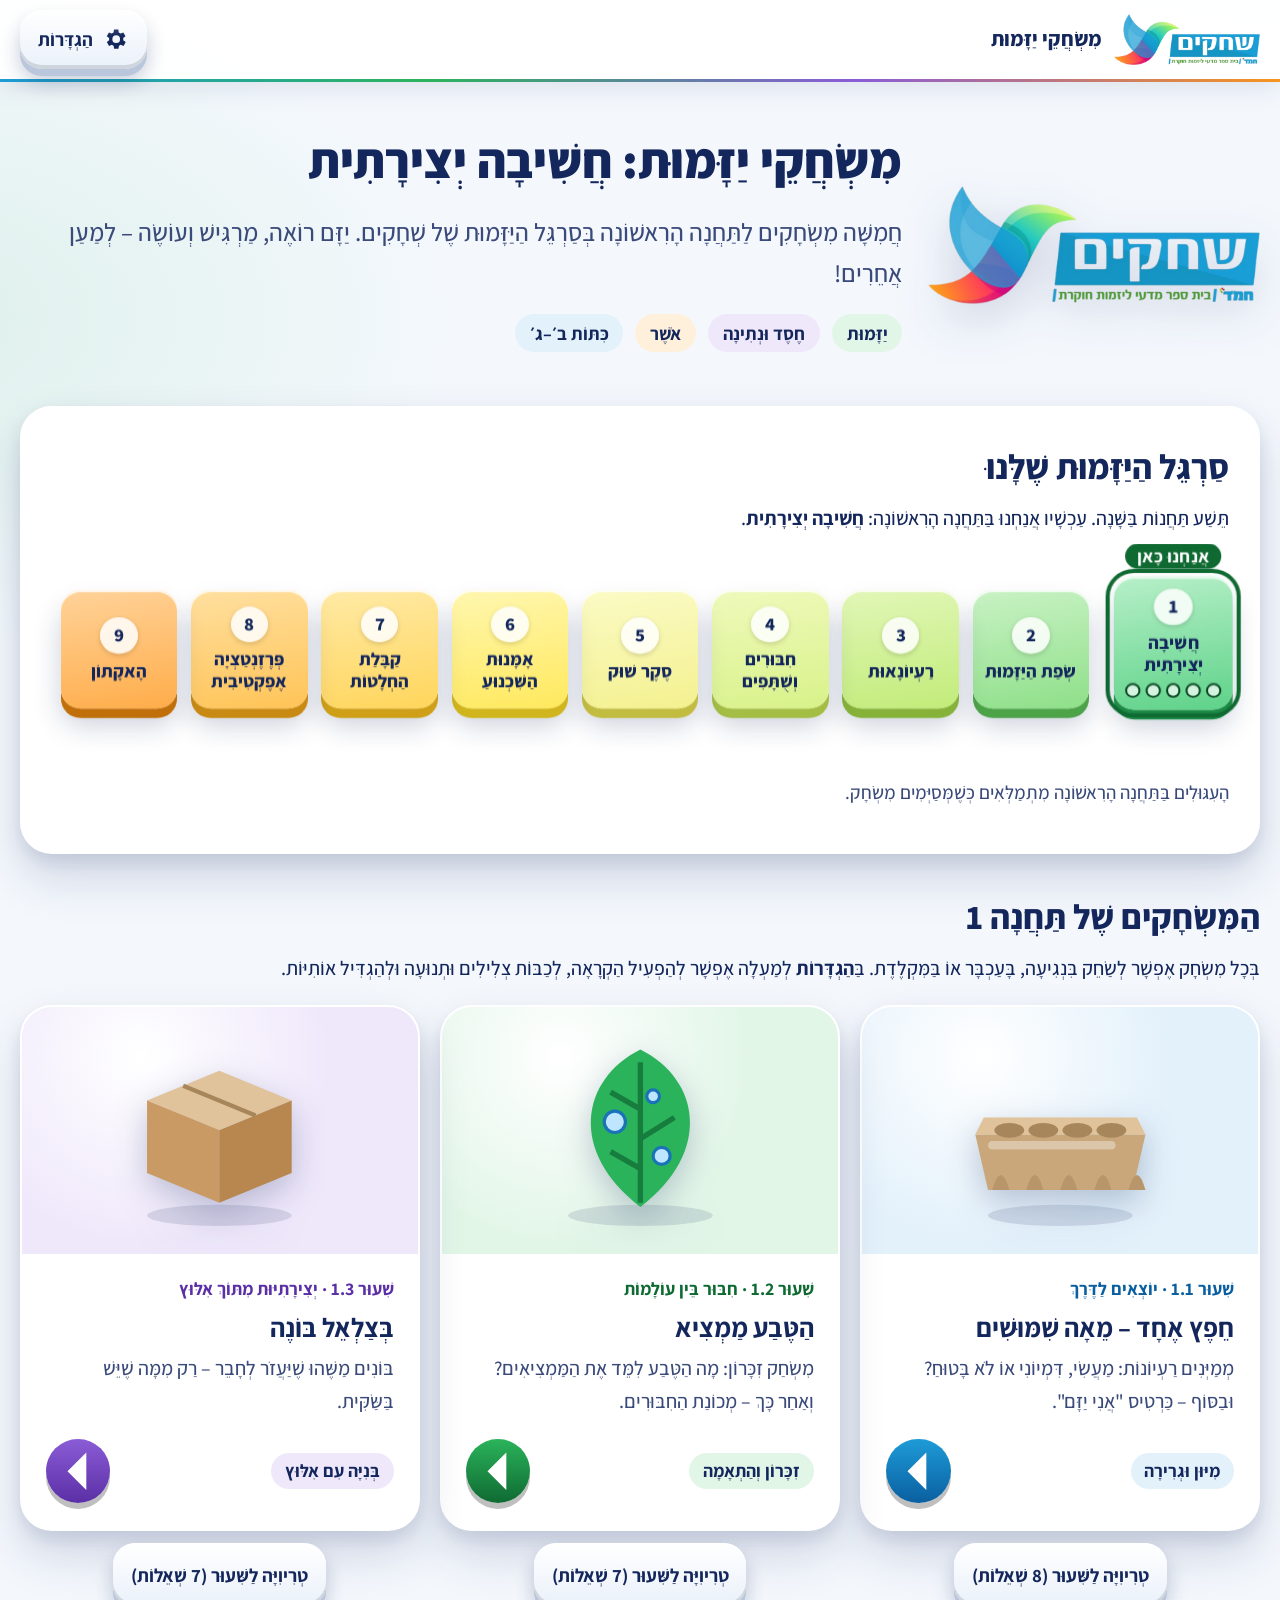
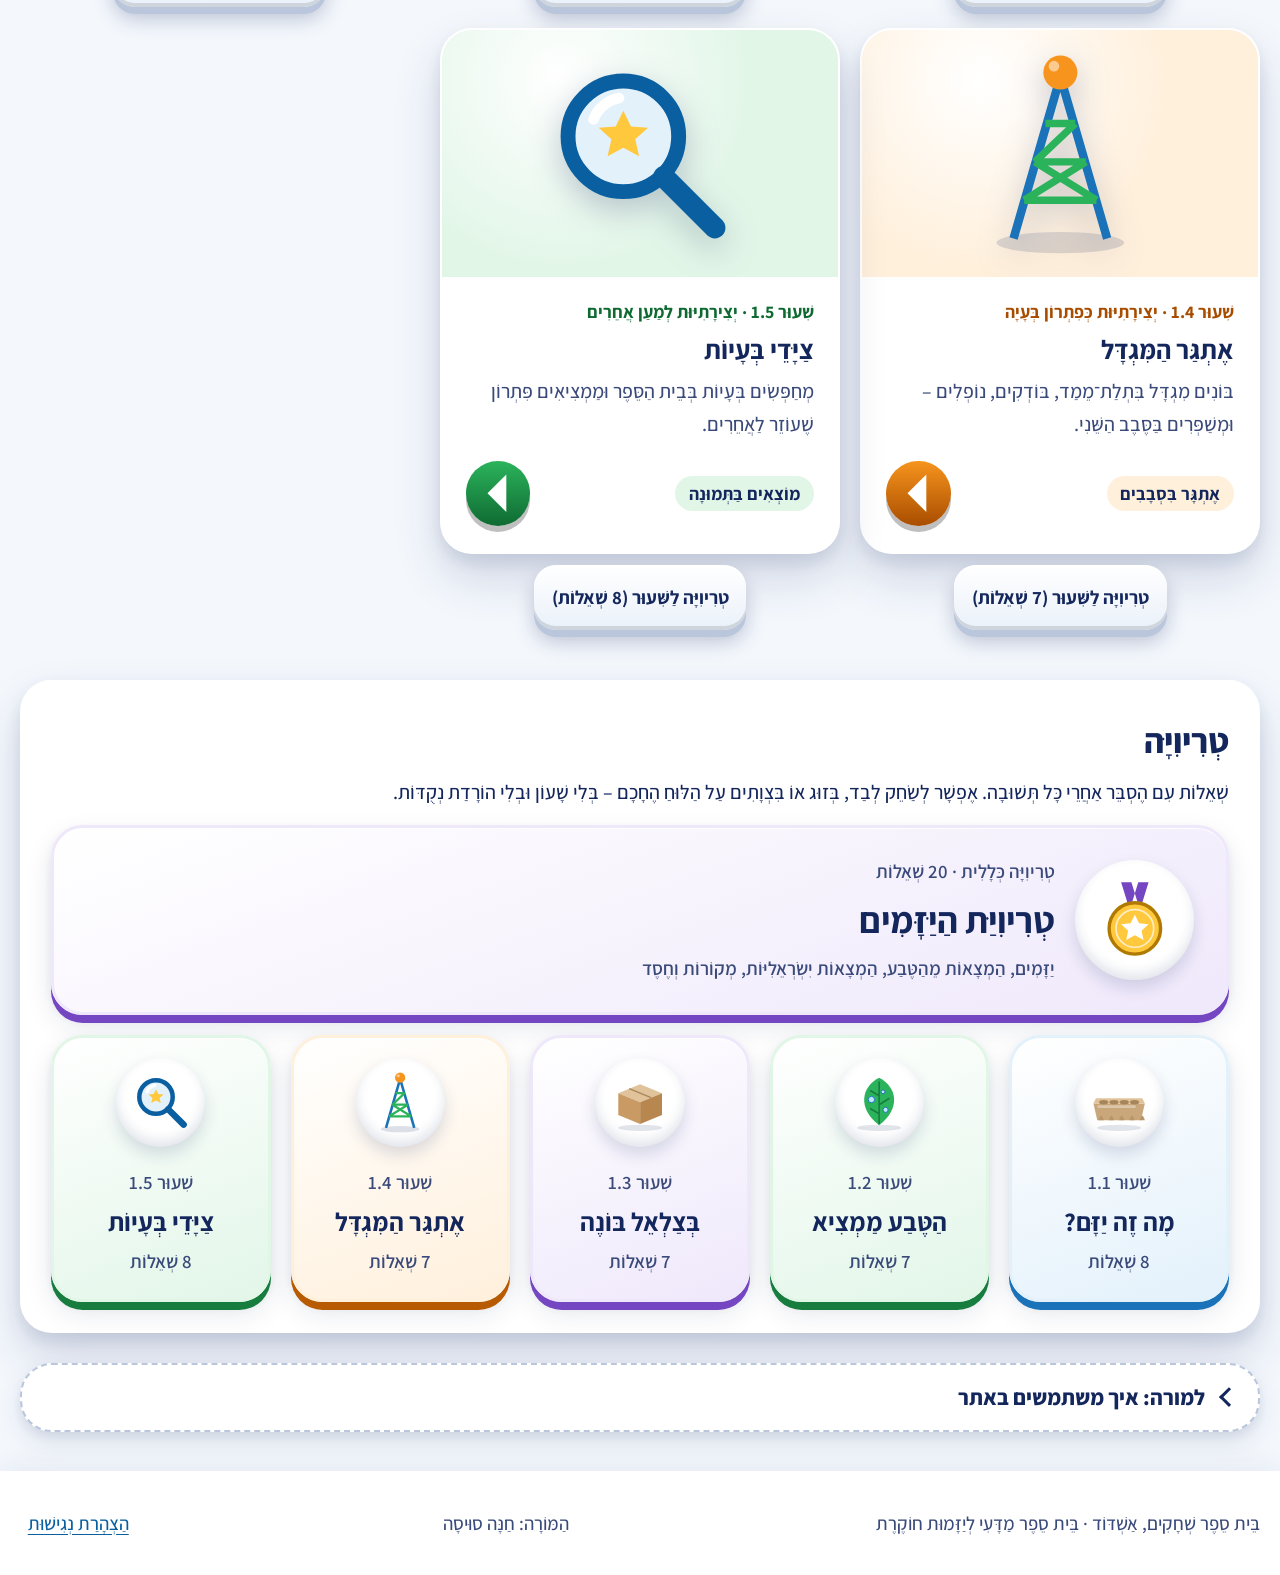
<file: index.html>
<!doctype html>
<html lang="he" dir="rtl">
<head>
<meta charset="utf-8">
<meta name="viewport" content="width=device-width, initial-scale=1">
<title>מִשְׂחֲקֵי יַזָּמוּת – חֲשִׁיבָה יְצִירָתִית | שְׁחָקִים</title>
<meta name="description" content="משחקי יזמות לכיתות ב׳–ג׳ – בית ספר שחקים, אשדוד">
<meta name="theme-color" content="#0a5fa0">
<link rel="icon" href="assets/favicon.svg" type="image/svg+xml">
<link rel="stylesheet" href="css/style.css">
<script src="js/common.js"></script>
<script src="js/art.js"></script>
<script src="js/home.js" defer></script>
</head>
<body data-root="" class="home">
<a class="skip" href="#main">דִּלּוּג לַתּוֹכֶן הָרָאשִׁי</a>
<header class="topbar"><div class="wrap">
<a class="brand" href="index.html"><img src="assets/shhakim-logo.png" alt="שחקים – בית ספר מדעי ליזמות חוקרת – לדף הבית" width="900" height="318"><span>מִשְׂחֲקֵי יַזָּמוּת</span></a>
<span class="spacer"></span>
</div></header>
<main id="main" tabindex="-1">
<div class="wrap">
<section class="hero" aria-labelledby="h-title">
  <img class="logo" src="assets/shhakim-logo.png" alt="" width="900" height="318">
  <div>
    <h1 id="h-title">מִשְׂחֲקֵי יַזָּמוּת: חֲשִׁיבָה יְצִירָתִית</h1>
    <p class="lead">חֲמִשָּׁה מִשְׂחָקִים לַתַּחֲנָה הָרִאשׁוֹנָה בְּסַרְגֵּל הַיַּזָּמוּת שֶׁל שְׁחָקִים. יַזָּם רוֹאֶה, מַרְגִּישׁ וְעוֹשֶׂה – לְמַעַן אֲחֵרִים!</p>
    <ul class="values" aria-label="הָעֲרָכִים שֶׁלָּנוּ">
      <li class="chip green">יַזָּמוּת</li><li class="chip purple">חֶסֶד וּנְתִינָה</li><li class="chip orange">אֹשֶׁר</li><li class="chip">כִּתּוֹת ב׳–ג׳</li>
    </ul>
  </div>
</section>

<section class="sargel-sec surface" aria-labelledby="sargel-title">
  <h2 id="sargel-title">סַרְגֵּל הַיַּזָּמוּת שֶׁלָּנוּ</h2>
  <p>תֵּשַׁע תַּחֲנוֹת בַּשָּׁנָה. עַכְשָׁיו אֲנַחְנוּ בַּתַּחֲנָה הָרִאשׁוֹנָה: <strong>חֲשִׁיבָה יְצִירָתִית</strong>.</p>
  <div class="sargel-stage">
  <ol class="sargel" id="sargel">
    <li class="st now" aria-current="step"><div class="blk" data-tilt><span class="here">אֲנַחְנוּ כָּאן</span><span class="num">1</span>חֲשִׁיבָה יְצִירָתִית<span class="pips" id="pips" aria-hidden="true"></span><span class="sr-only" id="pips-sr"></span></div></li>
    <li class="st"><div class="blk"><span class="num">2</span>שְׂפַת הַיַּזָּמוּת</div></li>
    <li class="st"><div class="blk"><span class="num">3</span>רַעְיוֹנָאוּת</div></li>
    <li class="st"><div class="blk"><span class="num">4</span>חִבּוּרִים וְשֻׁתָּפִים</div></li>
    <li class="st"><div class="blk"><span class="num">5</span>סֶקֶר שׁוּק</div></li>
    <li class="st"><div class="blk"><span class="num">6</span>אָמָּנוּת הַשִּׁכְנוּעַ</div></li>
    <li class="st"><div class="blk"><span class="num">7</span>קַבָּלַת הַחְלָטוֹת</div></li>
    <li class="st"><div class="blk"><span class="num">8</span>פְּרֶזֶנְטַצְיָה אֶפֶקְטִיבִית</div></li>
    <li class="st"><div class="blk"><span class="num">9</span>הָאקָתוֹן</div></li>
  </ol>
  </div>
  <p class="sargel-legend"><span>הָעִגּוּלִים בַּתַּחֲנָה הָרִאשׁוֹנָה מִתְמַלְּאִים כְּשֶׁמְּסַיְּמִים מִשְׂחָק.</span></p>
</section>

<section aria-labelledby="games-title">
  <h2 id="games-title">הַמִּשְׂחָקִים שֶׁל תַּחֲנָה 1</h2>
  <p>בְּכָל מִשְׂחָק אֶפְשָׁר לְשַׂחֵק בִּנְגִיעָה, בָּעַכְבָּר אוֹ בַּמִּקְלֶדֶת. בַּ<strong>הַגְדָּרוֹת</strong> לְמַעְלָה אֶפְשָׁר לְהַפְעִיל הַקְרָאָה, לְכַבּוֹת צְלִילִים וּתְנוּעָה וּלְהַגְדִּיל אוֹתִיּוֹת.</p>
  <ul class="games-grid">
    <li><a class="gcard c-blue" href="games/1-chefetz.html" data-tilt data-game="g1"><span class="done-badge">סִיַּמְתֶּם ✓</span><span class="art" data-art="eggCarton"></span><span class="body"><span class="lesson">שִׁעוּר 1.1 · יוֹצְאִים לַדֶּרֶךְ</span><h3>חֵפֶץ אֶחָד – מֵאָה שִׁמּוּשִׁים</h3><p>מְמַיְּנִים רַעְיוֹנוֹת: מַעֲשִׂי, דִּמְיוֹנִי אוֹ לֹא בָּטוּחַ? וּבַסּוֹף – כַּרְטִיס "אֲנִי יַזָּם".</p><span class="go"><span class="mech">מִיּוּן וּגְרִירָה</span><span class="play" aria-hidden="true"></span></span></span></a><a class="btn light small gtrivia" href="trivia.html?set=l1">טְרִיוִיָּה לַשִּׁעוּר (8 שְׁאֵלוֹת)</a></li>
    <li><a class="gcard c-green" href="games/2-hateva-mamtzi.html" data-tilt data-game="g2"><span class="done-badge">סִיַּמְתֶּם ✓</span><span class="art" data-art="leaf"></span><span class="body"><span class="lesson">שִׁעוּר 1.2 · חִבּוּר בֵּין עוֹלָמוֹת</span><h3>הַטֶּבַע מַמְצִיא</h3><p>מִשְׂחַק זִכָּרוֹן: מָה הַטֶּבַע לִמֵּד אֶת הַמַּמְצִיאִים? וְאַחַר כָּךְ – מְכוֹנַת הַחִבּוּרִים.</p><span class="go"><span class="mech">זִכָּרוֹן וְהַתְאָמָה</span><span class="play" aria-hidden="true"></span></span></span></a><a class="btn light small gtrivia" href="trivia.html?set=l2">טְרִיוִיָּה לַשִּׁעוּר (7 שְׁאֵלוֹת)</a></li>
    <li><a class="gcard c-purple" href="games/3-betzalel-bone.html" data-tilt data-game="g3"><span class="done-badge">סִיַּמְתֶּם ✓</span><span class="art" data-art="box"></span><span class="body"><span class="lesson">שִׁעוּר 1.3 · יְצִירָתִיּוּת מִתּוֹךְ אִלּוּץ</span><h3>בְּצַלְאֵל בּוֹנֶה</h3><p>בּוֹנִים מַשֶּׁהוּ שֶׁיַּעֲזֹר לְחָבֵר – רַק מִמָּה שֶׁיֵּשׁ בַּשַּׂקִּית.</p><span class="go"><span class="mech">בְּנִיָּה עִם אִלּוּץ</span><span class="play" aria-hidden="true"></span></span></span></a><a class="btn light small gtrivia" href="trivia.html?set=l3">טְרִיוִיָּה לַשִּׁעוּר (7 שְׁאֵלוֹת)</a></li>
    <li><a class="gcard c-orange" href="games/4-etgar-hamigdal.html" data-tilt data-game="g4"><span class="done-badge">סִיַּמְתֶּם ✓</span><span class="art" data-art="tower"></span><span class="body"><span class="lesson">שִׁעוּר 1.4 · יְצִירָתִיּוּת כְּפִתְרוֹן בְּעָיָה</span><h3>אֶתְגַּר הַמִּגְדָּל</h3><p>בּוֹנִים מִגְדָּל בִּתְלַת־מֵמַד, בּוֹדְקִים, נוֹפְלִים – וּמְשַׁפְּרִים בַּסֶּבֶב הַשֵּׁנִי.</p><span class="go"><span class="mech">אֶתְגָּר בִּסְבָבִים</span><span class="play" aria-hidden="true"></span></span></span></a><a class="btn light small gtrivia" href="trivia.html?set=l4">טְרִיוִיָּה לַשִּׁעוּר (7 שְׁאֵלוֹת)</a></li>
    <li><a class="gcard c-green" href="games/5-tzayadei-beayot.html" data-tilt data-game="g5"><span class="done-badge">סִיַּמְתֶּם ✓</span><span class="art" data-art="magnifier"></span><span class="body"><span class="lesson">שִׁעוּר 1.5 · יְצִירָתִיּוּת לְמַעַן אֲחֵרִים</span><h3>צַיָּדֵי בְּעָיוֹת</h3><p>מְחַפְּשִׂים בְּעָיוֹת בְּבֵית הַסֵּפֶר וּמַמְצִיאִים פִּתְרוֹן שֶׁעוֹזֵר לַאֲחֵרִים.</p><span class="go"><span class="mech">מוֹצְאִים בַּתְּמוּנָה</span><span class="play" aria-hidden="true"></span></span></span></a><a class="btn light small gtrivia" href="trivia.html?set=l5">טְרִיוִיָּה לַשִּׁעוּר (8 שְׁאֵלוֹת)</a></li>
  </ul>
</section>

<section class="trivia-sec surface" aria-labelledby="trivia-title">
  <h2 id="trivia-title">טְרִיוִיָּה</h2>
  <p>שְׁאֵלוֹת עִם הֶסְבֵּר אַחֲרֵי כָּל תְּשׁוּבָה. אֶפְשָׁר לְשַׂחֵק לְבַד, בְּזוּג אוֹ בִּצְוָתִים עַל הַלּוּחַ הֶחָכָם – בְּלִי שָׁעוֹן וּבְלִי הוֹרָדַת נְקֻדּוֹת.</p>
  <ul class="tsets">
    <li><a class="tset c-purple big" href="trivia.html?set=big" data-trivia="t-big"><span class="tset-art" data-art="medal"></span><span class="tset-b"><span class="lesson">טְרִיוִיָּה כְּלָלִית · 20 שְׁאֵלוֹת</span><b>טְרִיוִיַּת הַיַּזָּמִים</b><span class="tset-n">יַזָּמִים, הַמְצָאוֹת מֵהַטֶּבַע, הַמְצָאוֹת יִשְׂרְאֵלִיּוֹת, מְקוֹרוֹת וְחֶסֶד</span></span><span class="done-badge">סִיַּמְתֶּם ✓</span></a></li>
    <li><a class="tset c-blue" href="trivia.html?set=l1" data-trivia="t-l1"><span class="tset-art" data-art="eggCarton"></span><span class="tset-b"><span class="lesson">שִׁעוּר 1.1</span><b>מָה זֶה יַזָּם?</b><span class="tset-n">8 שְׁאֵלוֹת</span></span><span class="done-badge">סִיַּמְתֶּם ✓</span></a></li><li><a class="tset c-green" href="trivia.html?set=l2" data-trivia="t-l2"><span class="tset-art" data-art="leaf"></span><span class="tset-b"><span class="lesson">שִׁעוּר 1.2</span><b>הַטֶּבַע מַמְצִיא</b><span class="tset-n">7 שְׁאֵלוֹת</span></span><span class="done-badge">סִיַּמְתֶּם ✓</span></a></li><li><a class="tset c-purple" href="trivia.html?set=l3" data-trivia="t-l3"><span class="tset-art" data-art="box"></span><span class="tset-b"><span class="lesson">שִׁעוּר 1.3</span><b>בְּצַלְאֵל בּוֹנֶה</b><span class="tset-n">7 שְׁאֵלוֹת</span></span><span class="done-badge">סִיַּמְתֶּם ✓</span></a></li><li><a class="tset c-orange" href="trivia.html?set=l4" data-trivia="t-l4"><span class="tset-art" data-art="tower"></span><span class="tset-b"><span class="lesson">שִׁעוּר 1.4</span><b>אֶתְגַּר הַמִּגְדָּל</b><span class="tset-n">7 שְׁאֵלוֹת</span></span><span class="done-badge">סִיַּמְתֶּם ✓</span></a></li><li><a class="tset c-green" href="trivia.html?set=l5" data-trivia="t-l5"><span class="tset-art" data-art="magnifier"></span><span class="tset-b"><span class="lesson">שִׁעוּר 1.5</span><b>צַיָּדֵי בְּעָיוֹת</b><span class="tset-n">8 שְׁאֵלוֹת</span></span><span class="done-badge">סִיַּמְתֶּם ✓</span></a></li>
  </ul>
</section>

<details class="teacher">
  <summary>למורה: איך משתמשים באתר</summary>
  <div class="tbody">
    <dl>
      <dt>מה יש כאן</dt><dd>חמישה משחקים, אחד לכל שיעור ביחידה 1 ("חשיבה יצירתית") של תוכנית היזמות לכיתות ב׳–ג׳. כל משחק מחזק את מטרת השיעור, ובתחתית כל משחק יש הערות קצרות למורה וקישור למערך השיעור המלא.</dd>
      <dt>בכיתה</dt><dd>מתאים ללוח חכם (מגע, מסך רחב), למחשב ולטלפון. אפשר לשחק במליאה (הילדים מציעים, ילד/ה אחד/ת לוחץ/ת) או בזוגות בעמדות.</dd>
      <dt>נגישות</dt><dd>כל המשחקים נשלטים במקלדת (מקשי טאב, אנטר, רווח וחיצים), יש הקראה בקול עברי כשהמכשיר תומך, כפתור לכיבוי צלילים, כיבוי תלת־ממד ותנועה, אותיות גדולות, ושעון חול שכבוי כברירת מחדל. ראו <a href="negishut.html">הצהרת נגישות</a>.</dd>
      <dt>אופליין</dt><dd>האתר עובד גם בלי אינטרנט: אפשר להוריד את התיקייה ולפתוח את קובץ דף הבית. ההתקדמות נשמרת רק בדפדפן של המכשיר (בלי שמות ובלי פרטים מזהים).</dd>
      <dt>מערכי השיעור</dt><dd><a href="teacher/lesson-1-1.html">1.1</a> · <a href="teacher/lesson-1-2.html">1.2</a> · <a href="teacher/lesson-1-3.html">1.3</a> · <a href="teacher/lesson-1-4.html">1.4</a> · <a href="teacher/lesson-1-5.html">1.5</a></dd>
      <dt>איפוס התקדמות</dt><dd><button type="button" class="btn light small" id="reset-progress">איפוס ההתקדמות במכשיר הזה</button></dd>
    </dl>
  </div>
</details>
</div>

</main>
<footer class="site-foot"><div class="wrap">
<span>בֵּית סֵפֶר שְׁחָקִים, אַשְׁדּוֹד · בֵּית סֵפֶר מַדָּעִי לְיַזָּמוּת חוֹקֶרֶת</span>
<span>הַמּוֹרָה: חַנָּה סוּיסָה</span>
<a href="negishut.html">הַצְהָרַת נְגִישׁוּת</a>
</div></footer>
<div id="sr-live" class="sr-only" aria-live="polite" aria-atomic="true"></div>
</body>
</html>
</file>
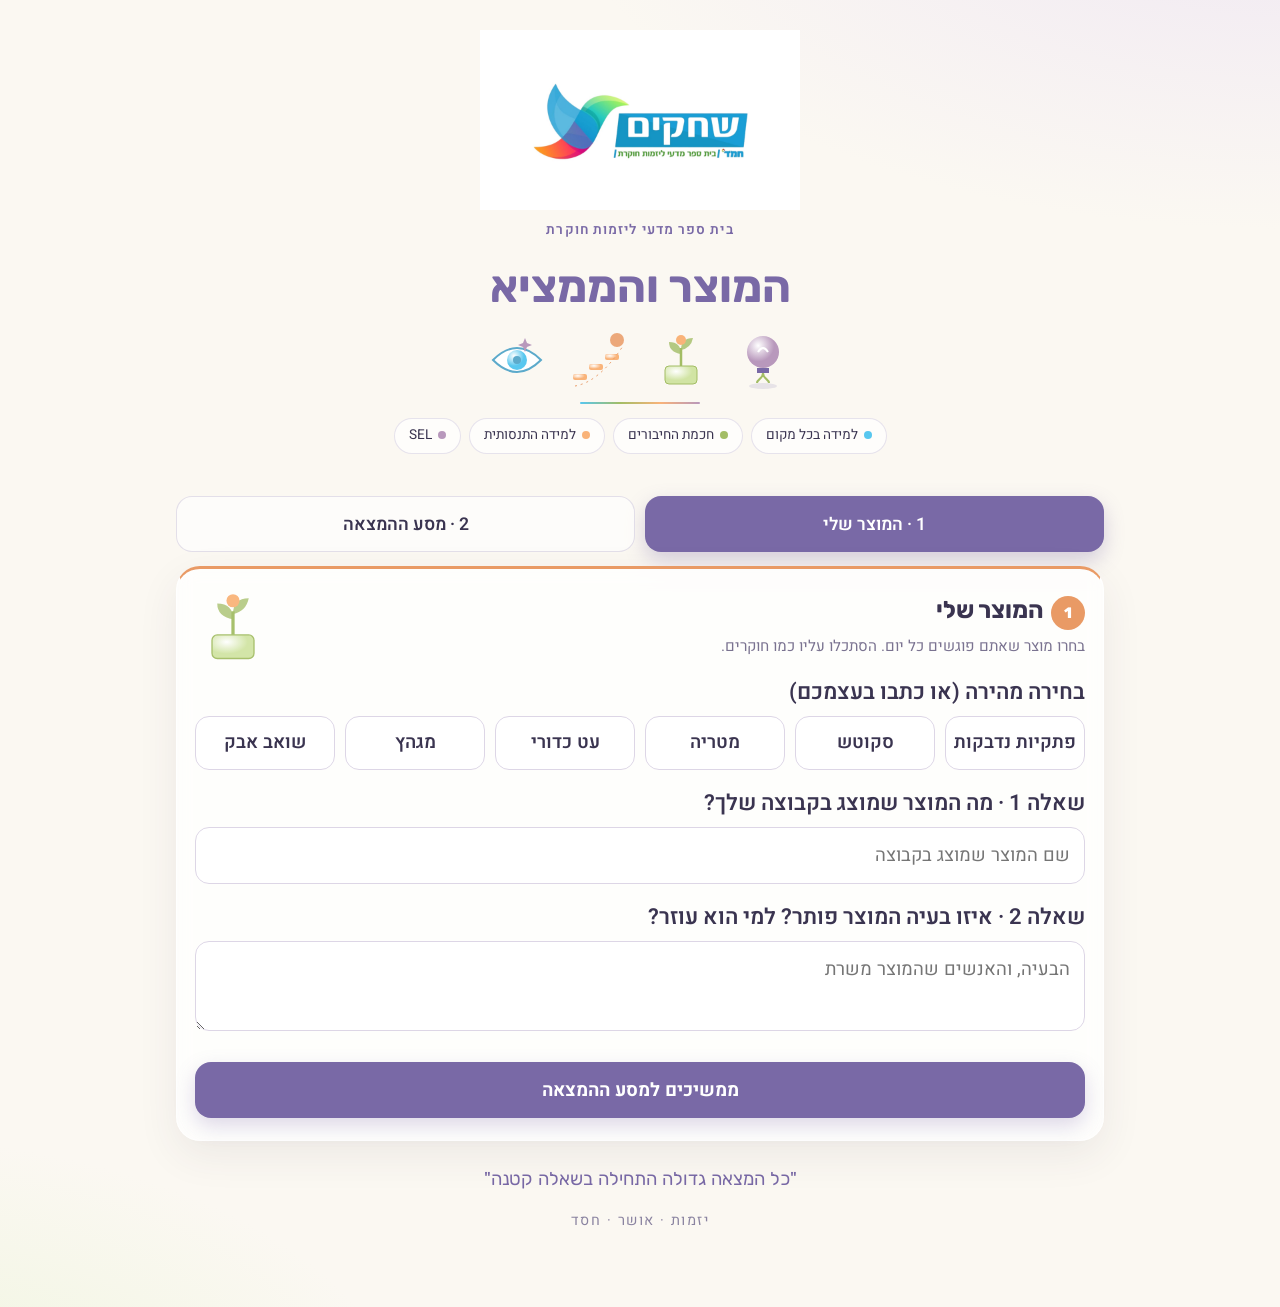
<file: shhakim-team/index.html>
<!doctype html><html lang="he" dir="rtl"><head><meta charset="utf-8"><meta name="viewport" content="width=device-width,initial-scale=1,viewport-fit=cover">
<title>המוצר והממציא | שחקים</title>
<link href="https://fonts.googleapis.com/css2?family=Rubik:wght@400;500;700;800&family=Heebo:wght@400;600;800&display=swap" rel="stylesheet">
<style>
:root{--p:#7969A6;--p2:#B898BC;--g:#A3BD65;--g2:#D1E4A4;--o:#E99A65;--o2:#F9B379;--b:#5CAACB;--b2:#58C7EF;--ink:#3a3450;--bg:#FBF8F2}
*{box-sizing:border-box}html,body{margin:0;overflow-x:hidden}
body{font-family:Heebo,sans-serif;font-size:19px;color:var(--ink);background:radial-gradient(1200px 600px at 100% -10%,#efe7f3 0,transparent 60%),radial-gradient(900px 500px at -10% 110%,#eef5dc 0,transparent 60%),var(--bg);min-height:100vh;line-height:1.6}
.wrap{max-width:760px;margin:auto;padding:20px 16px 60px}
header{text-align:center;padding:10px 0 6px}
header img{width:min(320px,80vw);height:auto;display:block;margin:0 auto;object-fit:contain}
.tag{font-size:.85rem;letter-spacing:.08em;color:var(--p);margin-top:10px;font-weight:600}
h1{font-family:Rubik,sans-serif;font-size:clamp(1.9rem,6vw,2.8rem);margin:.2em 0 0;color:var(--p)}
.sub{font-size:1.05rem;color:#6b6480;margin:.2em 0 .8em}
.line{height:2px;width:120px;margin:10px auto;background:linear-gradient(90deg,var(--b2),var(--g),var(--o2),var(--p2));border-radius:2px}
.compass{display:flex;flex-wrap:wrap;gap:8px;justify-content:center;margin:14px 0}
.chip{font-size:.85rem;padding:6px 14px;border-radius:999px;background:rgba(255,255,255,.7);border:1px solid rgba(121,105,166,.18)}
.chip i{display:inline-block;width:8px;height:8px;border-radius:50%;margin-left:6px}
.steps{display:flex;gap:10px;margin:22px 0 14px}
.steps button{flex:1;min-height:56px;border-radius:16px;border:1px solid rgba(121,105,166,.2);background:rgba(255,255,255,.6);font:600 1.1rem Heebo;color:var(--ink);cursor:pointer}
.steps button.on{background:var(--p);color:#fff;box-shadow:0 8px 20px rgba(121,105,166,.3)}
.card{background:rgba(255,255,255,.78);backdrop-filter:blur(10px);border:1px solid rgba(255,255,255,.9);border-radius:24px;padding:22px 18px;box-shadow:0 14px 40px rgba(58,52,80,.08);margin-bottom:18px;border-top:3px solid var(--acc,var(--p2))}
.card h2{font-family:Rubik,sans-serif;margin:0 0 4px;font-size:1.5rem}
.num{display:inline-grid;place-items:center;width:34px;height:34px;border-radius:50%;background:var(--acc);color:#fff;font-weight:800;margin-left:8px;font-size:.95rem}
.hint{color:#7a7390;font-size:.95rem;margin:0 0 14px}
label{display:block;font-weight:600;margin:16px 0 6px}
input,textarea{width:100%;font:1.15rem Heebo;padding:14px;border-radius:14px;border:1px solid #ddd6e6;background:#fff;color:var(--ink);min-height:52px}
textarea{min-height:90px;resize:vertical}
input:focus,textarea:focus{outline:none;border-color:var(--p);box-shadow:0 0 0 4px rgba(121,105,166,.15)}
.yn{display:flex;gap:10px}.yn button,.opts button{flex:1;min-height:54px;border-radius:14px;border:1px solid #ddd6e6;background:#fff;font:600 1.15rem Heebo;cursor:pointer;color:var(--ink)}
.yn button.on,.opts button.on{background:var(--acc);color:#fff;border-color:transparent}
.opts{display:grid;grid-template-columns:repeat(auto-fit,minmax(130px,1fr));gap:10px}
.stage{display:flex;gap:10px;align-items:center;margin-bottom:10px}.stage b{flex:0 0 38px;height:38px;display:grid;place-items:center;border-radius:50%;background:var(--g2);color:#4d6020}
.nav{display:flex;gap:10px;margin-top:20px}
.btn{flex:1;min-height:56px;border:0;border-radius:16px;font:700 1.15rem Heebo;cursor:pointer;background:var(--p);color:#fff;box-shadow:0 8px 20px rgba(121,105,166,.25)}
.btn.ghost{background:#fff;color:var(--p);border:1px solid var(--p2);box-shadow:none}
.hide{display:none}
.sum p{margin:6px 0}.sum strong{color:var(--p)}
.quote{text-align:center;font-family:Rubik,sans-serif;color:var(--p);font-size:1.15rem;margin:24px 0 0}
.values{text-align:center;color:#8a83a0;font-size:.9rem;letter-spacing:.1em}
.done{text-align:center;color:var(--g);font-weight:700;min-height:1.4em}
@media(min-width:900px){.wrap{max-width:960px}body{font-size:22px}}
.deco{display:flex;justify-content:center;gap:18px;margin:6px 0 0}.deco svg{width:64px;height:64px;animation:fl 6s ease-in-out infinite}.deco svg:nth-child(2){animation-delay:-2s}.deco svg:nth-child(3){animation-delay:-4s}.deco svg:nth-child(4){animation-delay:-1s}
@keyframes fl{50%{transform:translateY(-6px)}}.ico{float:left;width:84px;height:84px;margin:-6px 0 0 -4px;opacity:.95}
@media(prefers-reduced-motion:reduce){.deco svg{animation:none}}
</style></head><body><div class="wrap">
<header><img src="assets/logo.jpg" alt="לוגו בית ספר שחקים">
<div class="tag">בית ספר מדעי ליזמות חוקרת</div>
<h1>המוצר והממציא</h1><div class="deco"><svg viewBox="0 0 64 64" aria-hidden="true"><defs><radialGradient id="gp" cx=".35" cy=".3"><stop offset="0" stop-color="#fff"/><stop offset="1" stop-color="#B898BC"/></radialGradient></defs><ellipse cx="32" cy="58" rx="14" ry="3" fill="#7969A6" opacity=".15"/><circle cx="32" cy="24" r="16" fill="url(#gp)"/><path d="M26 40h12v5H26z" fill="#7969A6"/><path d="M32 45c0 6-6 6-6 10M32 45c0 6 6 6 6 10" stroke="#A3BD65" stroke-width="2" fill="none"/><path d="M27 24q5-8 10 0" stroke="#fff" stroke-width="2" fill="none"/></svg><svg viewBox="0 0 64 64" aria-hidden="true"><defs><radialGradient id="gg" cx=".35" cy=".3"><stop offset="0" stop-color="#fff"/><stop offset="1" stop-color="#D1E4A4"/></radialGradient></defs><rect x="16" y="38" width="32" height="18" rx="4" fill="url(#gg)" stroke="#A3BD65"/><path d="M32 38V20" stroke="#A3BD65" stroke-width="2.5"/><path d="M32 26q-12-2-12-12q12 0 12 12M32 22q10-2 12-12q-12 0-12 12" fill="#A3BD65" opacity=".8"/><circle cx="32" cy="12" r="5" fill="#F9B379"/></svg><svg viewBox="0 0 64 64" aria-hidden="true"><defs><radialGradient id="go" cx=".35" cy=".3"><stop offset="0" stop-color="#fff"/><stop offset="1" stop-color="#F9B379"/></radialGradient></defs><rect x="6" y="46" width="14" height="6" rx="2" fill="url(#go)"/><rect x="22" y="36" width="14" height="6" rx="2" fill="url(#go)"/><rect x="38" y="26" width="14" height="6" rx="2" fill="url(#go)"/><circle cx="50" cy="12" r="7" fill="#E99A65" opacity=".85"/><path d="M8 58q24-4 48-40" stroke="#E99A65" stroke-dasharray="2 4" fill="none"/></svg><svg viewBox="0 0 64 64" aria-hidden="true"><defs><radialGradient id="gb" cx=".35" cy=".3"><stop offset="0" stop-color="#fff"/><stop offset="1" stop-color="#58C7EF"/></radialGradient></defs><path d="M8 32q24-24 48 0q-24 24-48 0z" fill="#fff" stroke="#5CAACB" stroke-width="2"/><circle cx="32" cy="32" r="10" fill="url(#gb)"/><circle cx="32" cy="32" r="4" fill="#5CAACB"/><path d="M40 10l2 5 5 2-5 2-2 5-2-5-5-2 5-2z" fill="#B898BC"/></svg></div><div class="line"></div>
<div class="compass"><span class="chip"><i style="background:var(--b2)"></i>למידה בכל מקום</span><span class="chip"><i style="background:var(--g)"></i>חכמת החיבורים</span><span class="chip"><i style="background:var(--o2)"></i>למידה התנסותית</span><span class="chip"><i style="background:var(--p2)"></i>SEL</span></div></header>
<div class="steps" role="tablist"><button id="t1" class="on" onclick="go(1)">1 · המוצר שלי</button><button id="t2" onclick="go(2)">2 · מסע ההמצאה</button></div>

<section id="s1" class="card" style="--acc:var(--o)">
<svg class="ico" viewBox="0 0 64 64" aria-hidden="true"><defs><radialGradient id="gg2" cx=".35" cy=".3"><stop offset="0" stop-color="#fff"/><stop offset="1" stop-color="#D1E4A4"/></radialGradient></defs><rect x="16" y="38" width="32" height="18" rx="4" fill="url(#gg2)" stroke="#A3BD65"/><path d="M32 38V20" stroke="#A3BD65" stroke-width="2.5"/><path d="M32 26q-12-2-12-12q12 0 12 12M32 22q10-2 12-12q-12 0-12 12" fill="#A3BD65" opacity=".8"/><circle cx="32" cy="12" r="5" fill="#F9B379"/></svg><h2><span class="num">1</span>המוצר שלי</h2><p class="hint">בחרו מוצר שאתם פוגשים כל יום. הסתכלו עליו כמו חוקרים.</p>
<label>בחירה מהירה (או כתבו בעצמכם)</label>
<div class="opts" id="opts"></div>
<label for="q1">שאלה 1 · מה המוצר שמוצג בקבוצה שלך?</label><input id="q1" placeholder="שם המוצר שמוצג בקבוצה">
<label for="q2">שאלה 2 · איזו בעיה המוצר פותר? למי הוא עוזר?</label><textarea id="q2" placeholder="הבעיה, והאנשים שהמוצר משרת"></textarea>
<div class="nav"><button class="btn" onclick="go(2)">ממשיכים למסע ההמצאה</button></div></section>

<section id="s2" class="card hide" style="--acc:var(--b)">
<svg class="ico" viewBox="0 0 64 64" aria-hidden="true"><defs><radialGradient id="go2" cx=".35" cy=".3"><stop offset="0" stop-color="#fff"/><stop offset="1" stop-color="#F9B379"/></radialGradient></defs><rect x="6" y="46" width="14" height="6" rx="2" fill="url(#go2)"/><rect x="22" y="36" width="14" height="6" rx="2" fill="url(#go2)"/><rect x="38" y="26" width="14" height="6" rx="2" fill="url(#go2)"/><circle cx="50" cy="12" r="7" fill="#E99A65" opacity=".85"/><path d="M8 58q24-4 48-40" stroke="#E99A65" stroke-dasharray="2 4" fill="none"/></svg><h2><span class="num">2</span>מסע ההמצאה</h2><p class="hint">כל מוצר הוא סיפור של אדם, סקרנות והתמדה.</p>
<h3 style="margin:14px 0 0;color:var(--b)">שאלה 3 · חקר על היזם</h3>
<label for="q3a">שם היזם</label><input id="q3a" placeholder="שם היזם">
<label for="q3b">מה הביא אותו להמצאת המוצר?</label><textarea id="q3b" placeholder="מה הוא ראה? מה היה חסר לו?"></textarea>
<h3 style="margin:22px 0 0;color:var(--b)">שאלה 4 · הניסוי והפיתוח</h3>
<label>האם ההמצאה הומצאה מיד באופן מושלם?</label>
<div class="yn" id="yn"><button data-v="כן">כן</button><button data-v="לא">לא</button></div>
<label>מה השלבים שעשה היזם עד להמצאת המוצר המושלם?</label>
<div class="stage"><b>1</b><input id="st1" placeholder="שלב ראשון"></div>
<div class="stage"><b>2</b><input id="st2" placeholder="שלב שני"></div>
<div class="stage"><b>3</b><input id="st3" placeholder="שלב שלישי"></div>
<div class="nav"><button class="btn ghost" onclick="go(1)">חזרה</button><button class="btn" onclick="finish()">לסיכום</button></div></section>

<section id="s3" class="card hide sum" style="--acc:var(--g)">
<h2><span class="num">✓</span>כרטיס המוצר והממציא</h2><div id="sumBody"></div>
<div class="nav"><button class="btn ghost" onclick="go(2)">עריכה</button><button class="btn" onclick="copySum()">העתקה לשיתוף</button></div>
<div class="done" id="msg"></div>
<div class="nav"><button class="btn ghost" onclick="resetAll()">מוצר חדש</button></div></section>

<p class="quote">"כל המצאה גדולה התחילה בשאלה קטנה"</p><p class="values">יזמות · אושר · חסד</p>
</div><script>
const ids=['q1','q2','q3a','q3b','st1','st2','st3'],K='shhakim-mamtzi';let st=JSON.parse(localStorage.getItem(K)||'{}');
const prods=['פתקיות נדבקות','סקוטש','מטריה','עט כדורי','מגהץ','שואב אבק'];
const o=document.getElementById('opts');prods.forEach(p=>{const b=document.createElement('button');b.textContent=p;b.onclick=()=>{q1.value=p;save();mark()};o.appendChild(b)});
function mark(){[...o.children].forEach(b=>b.classList.toggle('on',b.textContent===q1.value));[...yn.children].forEach(b=>b.classList.toggle('on',b.dataset.v===st.yn))}
ids.forEach(i=>{const e=document.getElementById(i);e.value=st[i]||'';e.oninput=()=>{save();mark()}});
[...yn.children].forEach(b=>b.onclick=()=>{st.yn=b.dataset.v;save();mark()});
function save(){ids.forEach(i=>st[i]=document.getElementById(i).value.trim());localStorage.setItem(K,JSON.stringify(st))}
function go(n){[1,2,3].forEach(i=>document.getElementById('s'+i).classList.toggle('hide',i!==n));t1.classList.toggle('on',n==1);t2.classList.toggle('on',n>=2);scrollTo({top:document.querySelector('.steps').offsetTop-10,behavior:'smooth'})}
const v=x=>x||'...';
function text(){save();return `המוצר שמוצג בקבוצה שלי: ${v(st.q1)}\nהבעיה שהוא פותר: ${v(st.q2)}\nשם היזם: ${v(st.q3a)}\nמה הביא אותו להמצאה: ${v(st.q3b)}\nהאם הומצא מיד באופן מושלם: ${v(st.yn)}\nשלבי הפיתוח: 1. ${v(st.st1)}  2. ${v(st.st2)}  3. ${v(st.st3)}`}
function finish(){const e=s=>String(s).replace(/[&<>]/g,c=>({'&':'&amp;','<':'&lt;','>':'&gt;'}[c]));sumBody.innerHTML=text().split('\n').map(l=>{const[a,...b]=l.split(':');return `<p><strong>${e(a)}:</strong>${e(b.join(':'))}</p>`}).join('')+(st.yn==='לא'?'<p class="hint">בדיוק כך: יזמות חוקרת היא ניסוי, טעייה ושיפור.</p>':'');go(3)}
function copySum(){navigator.clipboard.writeText('המוצר והממציא | שחקים\n'+text()).then(()=>msg.textContent='הועתק. אפשר להדביק בקבוצת הצוות')}
function resetAll(){if(confirm('להתחיל מוצר חדש?')){st={};localStorage.removeItem(K);ids.forEach(i=>document.getElementById(i).value='');mark();go(1)}}
mark();
</script></body></html>
</file>
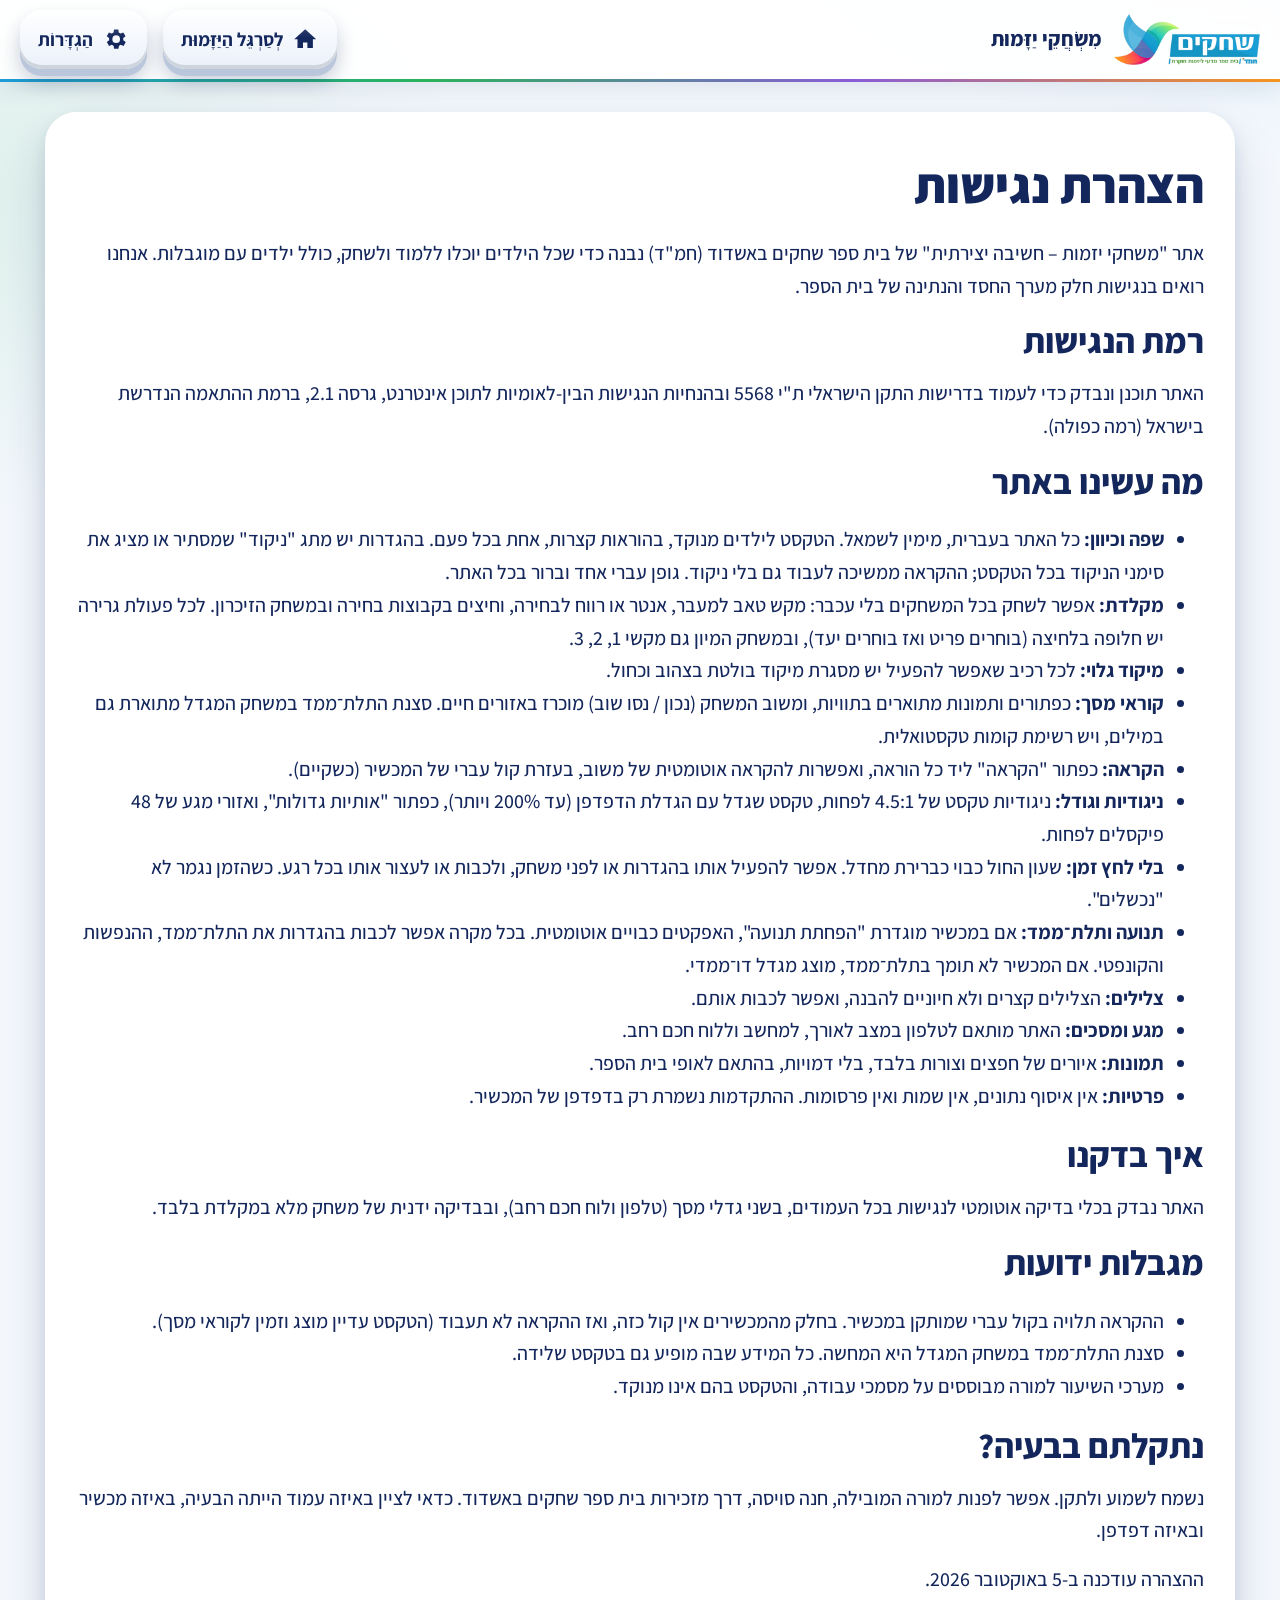
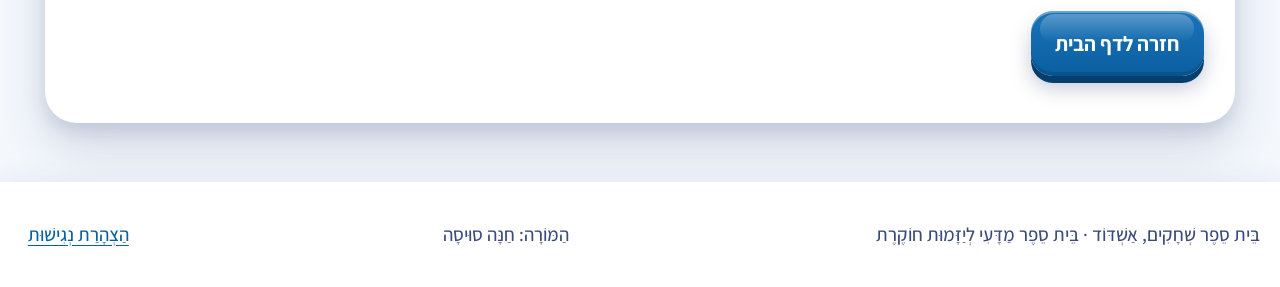
<file: negishut.html>
<!doctype html>
<html lang="he" dir="rtl">
<head>
<meta charset="utf-8">
<meta name="viewport" content="width=device-width, initial-scale=1">
<title>הצהרת נגישות | משחקי יזמות – שחקים</title>
<meta name="description" content="משחקי יזמות לכיתות ב׳–ג׳ – בית ספר שחקים, אשדוד">
<meta name="theme-color" content="#0a5fa0">
<link rel="icon" href="assets/favicon.svg" type="image/svg+xml">
<link rel="stylesheet" href="css/style.css">
<script src="js/common.js"></script>
<script src="js/art.js"></script>

</head>
<body data-root="" class="doc">
<a class="skip" href="#main">דִּלּוּג לַתּוֹכֶן הָרָאשִׁי</a>
<header class="topbar"><div class="wrap">
<a class="brand" href="index.html"><img src="assets/shhakim-logo.png" alt="שחקים – בית ספר מדעי ליזמות חוקרת – לדף הבית" width="900" height="318"><span>מִשְׂחֲקֵי יַזָּמוּת</span></a>
<span class="spacer"></span><a class="btn light small" href="index.html"><svg viewBox="0 0 24 24" aria-hidden="true" focusable="false"><path fill="currentColor" d="M12 3 2 12h3v8h5v-5h4v5h5v-8h3z"/></svg><span>לְסַרְגֵּל הַיַּזָּמוּת</span></a>
</div></header>
<main id="main" tabindex="-1">
<article class="lesson-doc surface wrap" aria-labelledby="neg-h">
<h1 id="neg-h">הצהרת נגישות</h1>
<p>אתר "משחקי יזמות – חשיבה יצירתית" של בית ספר שחקים באשדוד (חמ"ד) נבנה כדי שכל הילדים יוכלו ללמוד ולשחק, כולל ילדים עם מוגבלות. אנחנו רואים בנגישות חלק מערך החסד והנתינה של בית הספר.</p>

<h2>רמת הנגישות</h2>
<p>האתר תוכנן ונבדק כדי לעמוד בדרישות התקן הישראלי ת"י 5568 ובהנחיות הנגישות הבין-לאומיות לתוכן אינטרנט, גרסה 2.1, ברמת ההתאמה הנדרשת בישראל (רמה כפולה).</p>

<h2>מה עשינו באתר</h2>
<ul>
<li><strong>שפה וכיוון:</strong> כל האתר בעברית, מימין לשמאל. הטקסט לילדים מנוקד, בהוראות קצרות, אחת בכל פעם. בהגדרות יש מתג "ניקוד" שמסתיר או מציג את סימני הניקוד בכל הטקסט; ההקראה ממשיכה לעבוד גם בלי ניקוד. גופן עברי אחד וברור בכל האתר.</li>
<li><strong>מקלדת:</strong> אפשר לשחק בכל המשחקים בלי עכבר: מקש טאב למעבר, אנטר או רווח לבחירה, וחיצים בקבוצות בחירה ובמשחק הזיכרון. לכל פעולת גרירה יש חלופה בלחיצה (בוחרים פריט ואז בוחרים יעד), ובמשחק המיון גם מקשי 1, 2, 3.</li>
<li><strong>מיקוד גלוי:</strong> לכל רכיב שאפשר להפעיל יש מסגרת מיקוד בולטת בצהוב וכחול.</li>
<li><strong>קוראי מסך:</strong> כפתורים ותמונות מתוארים בתוויות, ומשוב המשחק (נכון / נסו שוב) מוכרז באזורים חיים. סצנת התלת־ממד במשחק המגדל מתוארת גם במילים, ויש רשימת קומות טקסטואלית.</li>
<li><strong>הקראה:</strong> כפתור "הקראה" ליד כל הוראה, ואפשרות להקראה אוטומטית של משוב, בעזרת קול עברי של המכשיר (כשקיים).</li>
<li><strong>ניגודיות וגודל:</strong> ניגודיות טקסט של 4.5:1 לפחות, טקסט שגדל עם הגדלת הדפדפן (עד 200% ויותר), כפתור "אותיות גדולות", ואזורי מגע של 48 פיקסלים לפחות.</li>
<li><strong>בלי לחץ זמן:</strong> שעון החול כבוי כברירת מחדל. אפשר להפעיל אותו בהגדרות או לפני משחק, ולכבות או לעצור אותו בכל רגע. כשהזמן נגמר לא "נכשלים".</li>
<li><strong>תנועה ותלת־ממד:</strong> אם במכשיר מוגדרת "הפחתת תנועה", האפקטים כבויים אוטומטית. בכל מקרה אפשר לכבות בהגדרות את התלת־ממד, ההנפשות והקונפטי. אם המכשיר לא תומך בתלת־ממד, מוצג מגדל דו־ממדי.</li>
<li><strong>צלילים:</strong> הצלילים קצרים ולא חיוניים להבנה, ואפשר לכבות אותם.</li>
<li><strong>מגע ומסכים:</strong> האתר מותאם לטלפון במצב לאורך, למחשב וללוח חכם רחב.</li>
<li><strong>תמונות:</strong> איורים של חפצים וצורות בלבד, בלי דמויות, בהתאם לאופי בית הספר.</li>
<li><strong>פרטיות:</strong> אין איסוף נתונים, אין שמות ואין פרסומות. ההתקדמות נשמרת רק בדפדפן של המכשיר.</li>
</ul>

<h2>איך בדקנו</h2>
<p>האתר נבדק בכלי בדיקה אוטומטי לנגישות בכל העמודים, בשני גדלי מסך (טלפון ולוח חכם רחב), ובבדיקה ידנית של משחק מלא במקלדת בלבד.</p>

<h2>מגבלות ידועות</h2>
<ul>
<li>ההקראה תלויה בקול עברי שמותקן במכשיר. בחלק מהמכשירים אין קול כזה, ואז ההקראה לא תעבוד (הטקסט עדיין מוצג וזמין לקוראי מסך).</li>
<li>סצנת התלת־ממד במשחק המגדל היא המחשה. כל המידע שבה מופיע גם בטקסט שלידה.</li>
<li>מערכי השיעור למורה מבוססים על מסמכי עבודה, והטקסט בהם אינו מנוקד.</li>
</ul>

<h2>נתקלתם בבעיה?</h2>
<p>נשמח לשמוע ולתקן. אפשר לפנות למורה המובילה, חנה סויסה, דרך מזכירות בית ספר שחקים באשדוד. כדאי לציין באיזה עמוד הייתה הבעיה, באיזה מכשיר ובאיזה דפדפן.</p>
<p>ההצהרה עודכנה ב-5 באוקטובר 2026.</p>
<p><a class="btn" href="index.html">חזרה לדף הבית</a></p>
</article>

</main>
<footer class="site-foot"><div class="wrap">
<span>בֵּית סֵפֶר שְׁחָקִים, אַשְׁדּוֹד · בֵּית סֵפֶר מַדָּעִי לְיַזָּמוּת חוֹקֶרֶת</span>
<span>הַמּוֹרָה: חַנָּה סוּיסָה</span>
<a href="negishut.html">הַצְהָרַת נְגִישׁוּת</a>
</div></footer>
<div id="sr-live" class="sr-only" aria-live="polite" aria-atomic="true"></div>
</body>
</html>
</file>
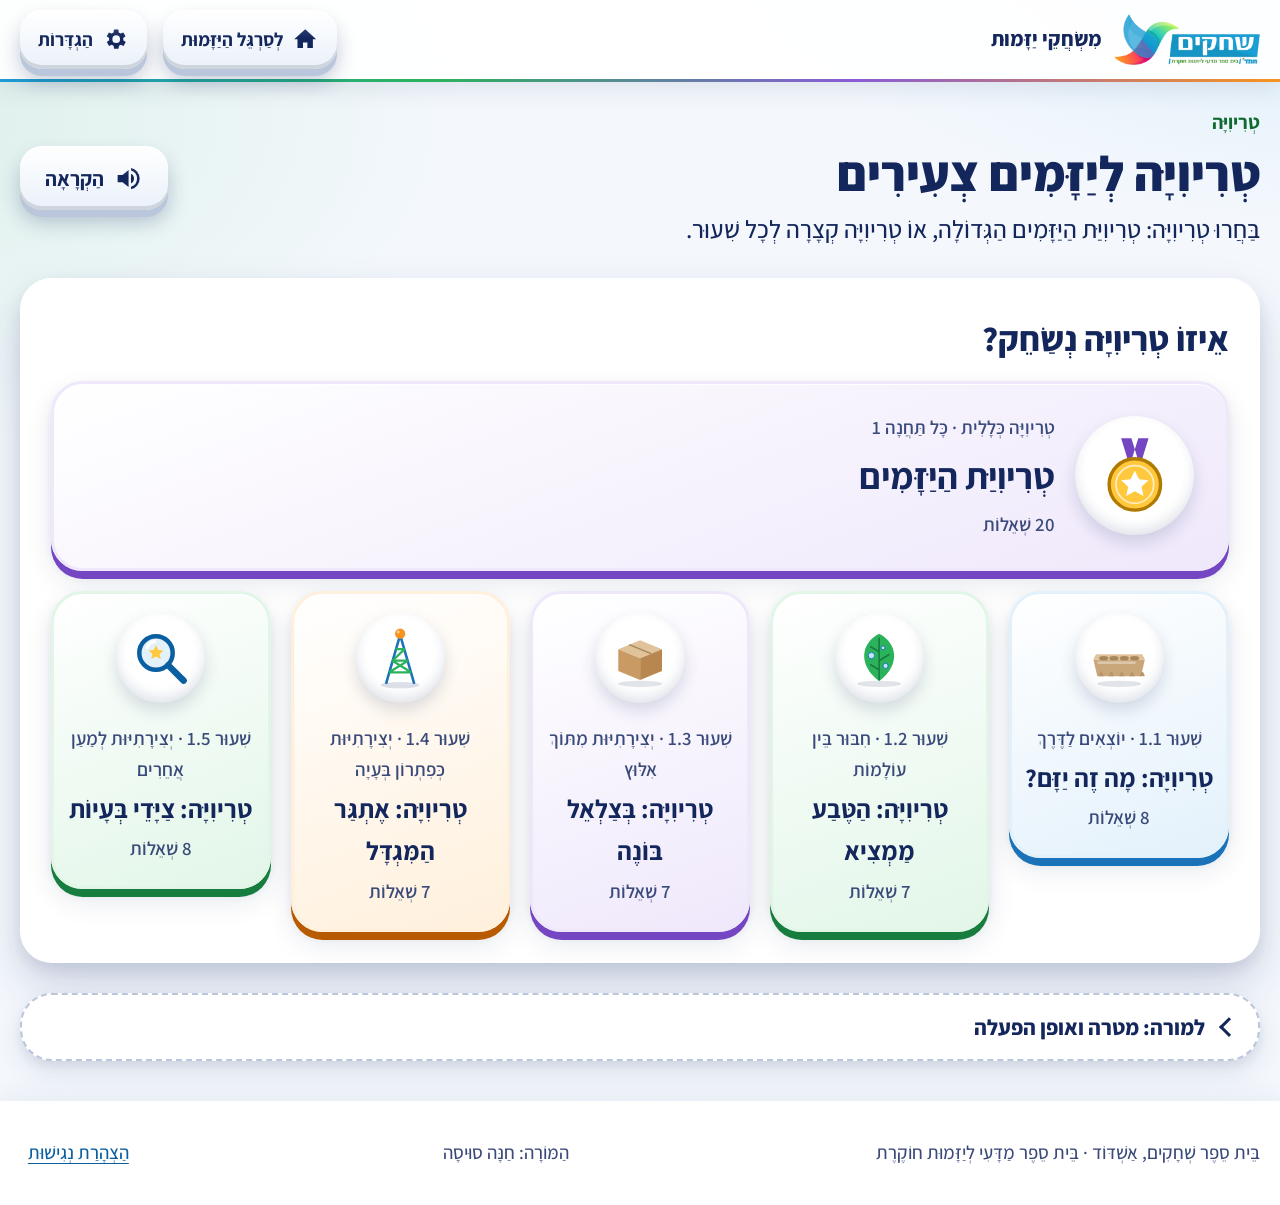
<file: trivia.html>
<!doctype html>
<html lang="he" dir="rtl">
<head>
<meta charset="utf-8">
<meta name="viewport" content="width=device-width, initial-scale=1">
<title>טְרִיוִיָּה | מִשְׂחֲקֵי יַזָּמוּת – שְׁחָקִים</title>
<meta name="description" content="משחקי יזמות לכיתות ב׳–ג׳ – בית ספר שחקים, אשדוד">
<meta name="theme-color" content="#0a5fa0">
<link rel="icon" href="assets/favicon.svg" type="image/svg+xml">
<link rel="stylesheet" href="css/style.css">
<script src="js/common.js"></script>
<script src="js/art.js"></script>
<script src="js/trivia-data.js" defer></script><script src="js/trivia.js" defer></script>
</head>
<body data-root="" class="game trivia">
<a class="skip" href="#main">דִּלּוּג לַתּוֹכֶן הָרָאשִׁי</a>
<header class="topbar"><div class="wrap">
<a class="brand" href="index.html"><img src="assets/shhakim-logo.png" alt="שחקים – בית ספר מדעי ליזמות חוקרת – לדף הבית" width="900" height="318"><span>מִשְׂחֲקֵי יַזָּמוּת</span></a>
<span class="spacer"></span><a class="btn light small" href="index.html"><svg viewBox="0 0 24 24" aria-hidden="true" focusable="false"><path fill="currentColor" d="M12 3 2 12h3v8h5v-5h4v5h5v-8h3z"/></svg><span>לְסַרְגֵּל הַיַּזָּמוּת</span></a>
</div></header>
<main id="main" tabindex="-1">
<div class="wrap">
<div class="game-head">
  <div>
    <p class="kicker" id="t-kicker">טְרִיוִיָּה</p>
    <h1 id="t-title">טְרִיוִיָּה לְיַזָּמִים צְעִירִים</h1>
    <p class="instr" id="instr">בַּחֲרוּ טְרִיוִיָּה וְנַתְחִיל!</p>
  </div>
  <button type="button" class="btn light read-btn" data-read="#instr" aria-label="הַקְרִיאוּ לִי אֶת הַהוֹרָאָה" data-icon="speaker"><span>הַקְרָאָה</span></button>
</div>

<div class="stage">
  <section class="screen surface" id="s-menu" aria-labelledby="menu-h" hidden>
    <h2 id="menu-h">אֵיזוֹ טְרִיוִיָּה נְשַׂחֵק?</h2>
    <ul class="tsets" id="t-sets"></ul>
  </section>

  <section class="screen surface" id="s-setup" aria-labelledby="setup-h" hidden>
    <div class="setup-grid">
      <div class="setup-art" id="setup-art" aria-hidden="true"></div>
      <div>
        <h2 id="setup-h" tabindex="-1">אֵיךְ מְשַׂחֲקִים?</h2>
        <div class="choice-grid two" id="mode" role="radiogroup" aria-label="אֹפֶן הַמִּשְׂחָק">
          <button type="button" class="choice" role="radio" aria-checked="true" tabindex="0" data-v="solo"><span>לְבַד אוֹ בְּזוּג</span><small>אוֹסְפִים כּוֹכָבִים</small></button>
          <button type="button" class="choice" role="radio" aria-checked="false" tabindex="-1" data-v="teams"><span>צְוָתִים בַּכִּתָּה</span><small>לַלּוּחַ הֶחָכָם: 2–4 צְוָתִים, כָּל צֶוֶת בְּתוֹרוֹ</small></button>
        </div>
        <div id="teams-wrap" hidden>
          <p class="lbl" id="nteams-l">כַּמָּה צְוָתִים?</p>
          <div class="chips" id="nteams" role="radiogroup" aria-labelledby="nteams-l">
            <button type="button" class="chip-btn" role="radio" aria-checked="true" tabindex="0" data-v="2">2</button>
            <button type="button" class="chip-btn" role="radio" aria-checked="false" tabindex="-1" data-v="3">3</button>
            <button type="button" class="chip-btn" role="radio" aria-checked="false" tabindex="-1" data-v="4">4</button>
          </div>
        </div>
        <ul class="t-rules">
          <li>אֵין שָׁעוֹן – חוֹשְׁבִים בְּנַחַת.</li>
          <li>אֵין הוֹרָדַת נְקֻדּוֹת. כָּל תְּשׁוּבָה מְלַמֶּדֶת מַשֶּׁהוּ.</li>
          <li>אֶפְשָׁר לַעֲנוֹת בִּנְגִיעָה, בָּעַכְבָּר אוֹ בַּמִּקְשִׁים 1–4.</li>
        </ul>
        <div class="btn-row"><button type="button" class="btn purple big" id="start">מַתְחִילִים!</button><a class="btn light" id="to-game" href="#" hidden><span id="to-game-l">לַמִּשְׂחָק</span></a></div>
      </div>
    </div>
  </section>

  <section class="screen" id="s-play" aria-labelledby="t-q" hidden>
    <div class="t-top surface">
      <div class="t-progress"><p id="t-prog" class="t-prog"></p><div class="bar" aria-hidden="true"><span id="t-bar"></span></div></div>
      <ul class="t-score" id="t-score" aria-label="נִקּוּד"></ul>
    </div>
    <p class="t-turn" id="t-turn" hidden></p>
    <div class="t-card surface" id="t-card">
      <div class="t-head"><span class="t-type" id="t-type"></span><button type="button" class="btn light small" id="t-read"></button></div>
      <div class="t-art" id="t-art" aria-hidden="true" hidden></div>
      <h2 class="t-q" id="t-q" tabindex="-1"></h2>
      <div class="t-opts" id="t-opts" role="group" aria-labelledby="t-q"></div>
      <div class="feedback" id="t-ex" aria-live="polite" aria-atomic="true"></div>
      <div class="btn-row"><button type="button" class="btn orange big" id="t-why" hidden>וְעַכְשָׁיו – לָמָּה? ←</button><button type="button" class="btn green big" id="t-next" hidden>לַשְּׁאֵלָה הַבָּאָה ←</button></div>
    </div>
  </section>

  <section class="screen surface" id="s-end" aria-labelledby="end-h" hidden>
    <h2 id="end-h" tabindex="-1"></h2>
    <div class="end-stars" id="end-stars" aria-hidden="true"></div>
    <ol class="podium" id="podium" aria-label="הַנִּקּוּד שֶׁל הַצְּוָתִים" hidden></ol>
    <p class="end-msg" id="end-msg"></p>
    <blockquote class="quote">וְאִם לֹא עַכְשָׁיו, אֵימָתַי?<cite>אָבוֹת א, יד</cite></blockquote>
    <div class="btn-row center-row"><button type="button" class="btn purple" id="again">עוֹד פַּעַם</button><a class="btn light" href="trivia.html">טְרִיוִיָּה אַחֶרֶת</a><a class="btn" href="index.html">לְסַרְגֵּל הַיַּזָּמוּת</a></div>
  </section>
</div>

<details class="teacher">
  <summary>למורה: מטרה ואופן הפעלה</summary>
  <div class="tbody"><dl>
    <dt>מה יש כאן</dt><dd>טריוויה קצרה לכל שיעור (7–8 שאלות) לחזרה ולסיכום, וטריוויית היזמים הכללית (20 שאלות): מהו יזם, יצירתיות, המצאות בהשראת הטבע, המצאות ישראליות, מקורות (בצלאל, פרקי אבות, משלי) ויוזמות חסד.</dd>
    <dt>סוגי שאלות</dt><dd>בחירה מרובה, נכון/לא נכון, בחירת תמונה, ושאלת המשך "למה?" (בונוס) שמבקשת לנמק. אחרי כל תשובה מופיע הסבר קצר, וגם אחרי טעות – בלי הורדת נקודות.</dd>
    <dt>מצב צוותים ללוח חכם</dt><dd>בוחרים "צוותים בכיתה" ו־2–4 צוותים. כל שאלה עוברת לצוות הבא; הצוות מתייעץ ועונה. לוח הנקודות מוצג למעלה, ובסוף מופיע "פודיום" עם הודעה שכולם למדו. אפשר לתת לצוות שטעה לנמק יחד עם הכיתה.</dd>
    <dt>נגישות</dt><dd>אין שעון. אפשר לענות במקשי 1–4, בטאב ואנטר. כפתור "הקריאו את השאלה" מקריא שאלה ואפשרויות (כשבמכשיר יש קול עברי). המשוב מוכרז לקוראי מסך. בהגדרות אפשר לכבות תלת־ממד ותנועה.</dd>
    <dt>על העובדות</dt><dd>נבחרו רק עובדות מבוססות, בניסוח זהיר: למשל, חוקרים בפקולטה לחקלאות ברחובות פיתחו עגבניות עמידות לאחסון ארוך (ולא "המציאו" את עגבניית השרי), ודיסק־און־קי הוא "אחד הזיכרונות הניידים הראשונים". השאלה על כיפת ברזל מנוסחת בעדינות; בכיתות שבהן הנושא רגיש אפשר לדלג עליה.</dd>
  </dl></div>
</details>
</div>

</main>
<footer class="site-foot"><div class="wrap">
<span>בֵּית סֵפֶר שְׁחָקִים, אַשְׁדּוֹד · בֵּית סֵפֶר מַדָּעִי לְיַזָּמוּת חוֹקֶרֶת</span>
<span>הַמּוֹרָה: חַנָּה סוּיסָה</span>
<a href="negishut.html">הַצְהָרַת נְגִישׁוּת</a>
</div></footer>
<div id="sr-live" class="sr-only" aria-live="polite" aria-atomic="true"></div>
</body>
</html>
</file>
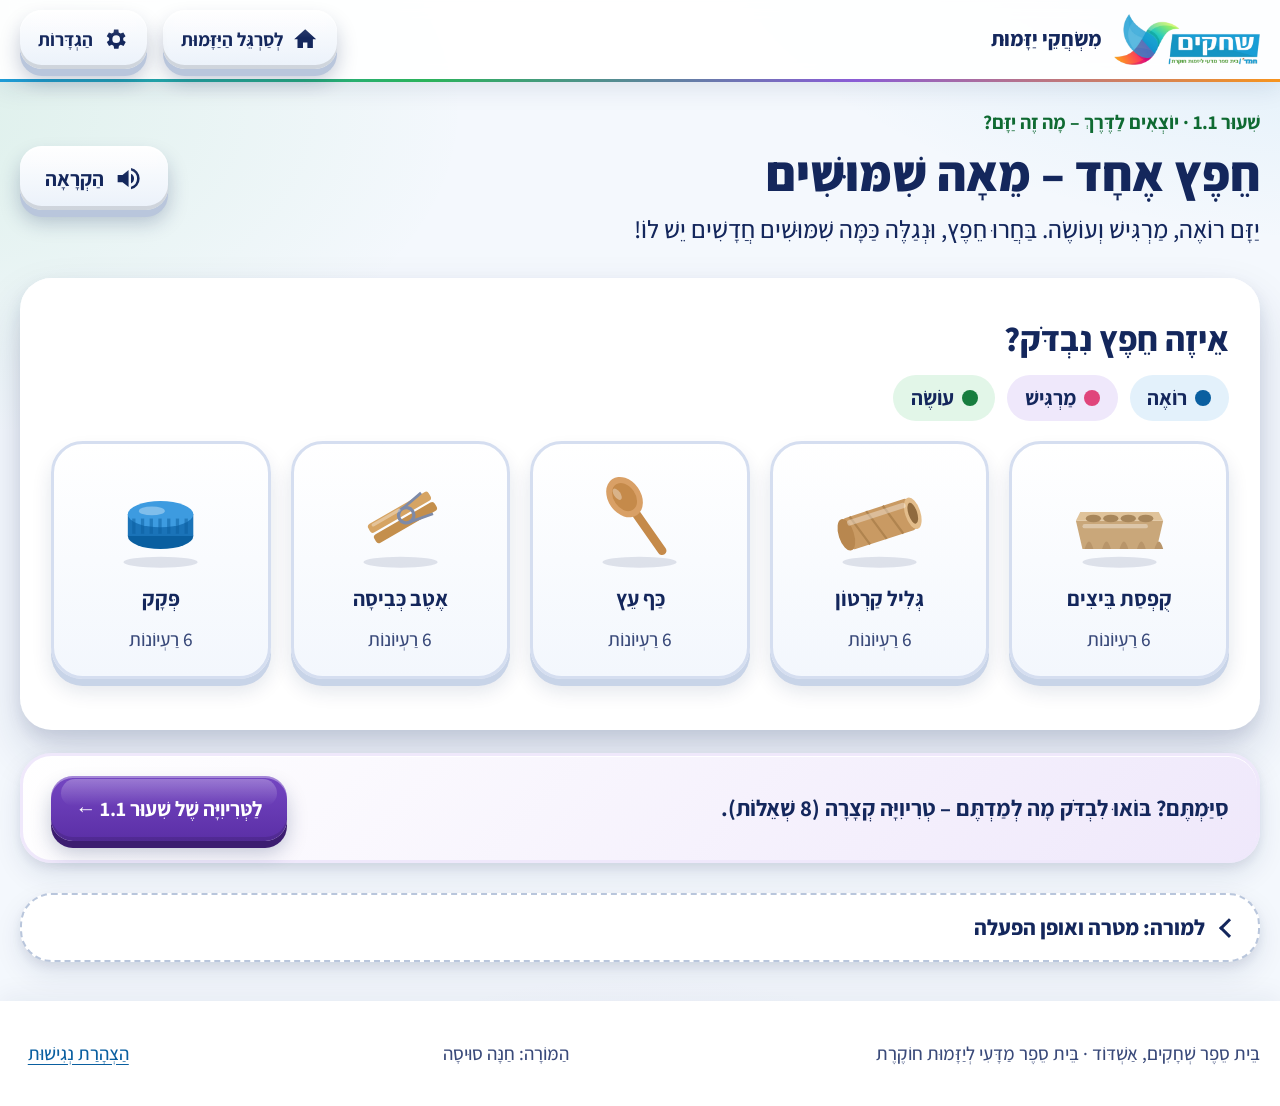
<file: games/1-chefetz.html>
<!doctype html>
<html lang="he" dir="rtl">
<head>
<meta charset="utf-8">
<meta name="viewport" content="width=device-width, initial-scale=1">
<title>חֵפֶץ אֶחָד – מֵאָה שִׁמּוּשִׁים | מִשְׂחֲקֵי יַזָּמוּת – שְׁחָקִים</title>
<meta name="description" content="משחקי יזמות לכיתות ב׳–ג׳ – בית ספר שחקים, אשדוד">
<meta name="theme-color" content="#0a5fa0">
<link rel="icon" href="../assets/favicon.svg" type="image/svg+xml">
<link rel="stylesheet" href="../css/style.css">
<script src="../js/common.js"></script>
<script src="../js/art.js"></script>
<script src="../js/g1.js" defer></script>
</head>
<body data-root="../" class="game g1">
<a class="skip" href="#main">דִּלּוּג לַתּוֹכֶן הָרָאשִׁי</a>
<header class="topbar"><div class="wrap">
<a class="brand" href="../index.html"><img src="../assets/shhakim-logo.png" alt="שחקים – בית ספר מדעי ליזמות חוקרת – לדף הבית" width="900" height="318"><span>מִשְׂחֲקֵי יַזָּמוּת</span></a>
<span class="spacer"></span><a class="btn light small" href="../index.html"><svg viewBox="0 0 24 24" aria-hidden="true" focusable="false"><path fill="currentColor" d="M12 3 2 12h3v8h5v-5h4v5h5v-8h3z"/></svg><span>לְסַרְגֵּל הַיַּזָּמוּת</span></a>
</div></header>
<main id="main" tabindex="-1">
<div class="wrap">
<div class="game-head">
  <div>
    <p class="kicker">שִׁעוּר 1.1 · יוֹצְאִים לַדֶּרֶךְ – מָה זֶה יַזָּם?</p>
    <h1>חֵפֶץ אֶחָד – מֵאָה שִׁמּוּשִׁים</h1>
    <p class="instr" id="instr">יַזָּם רוֹאֶה, מַרְגִּישׁ וְעוֹשֶׂה. בַּחֲרוּ חֵפֶץ, וּנְגַלֶּה כַּמָּה שִׁמּוּשִׁים חֲדָשִׁים יֵשׁ לוֹ!</p>
  </div>
  <button type="button" class="btn light read-btn" data-read="#instr" aria-label="הַקְרִיאוּ לִי אֶת הַהוֹרָאָה" data-icon="speaker"><span>הַקְרָאָה</span></button>
</div>

<div class="stage">
  <!-- screen: choose object -->
  <section class="screen surface" id="s-pick" aria-labelledby="pick-h">
    <h2 id="pick-h">אֵיזֶה חֵפֶץ נִבְדֹּק?</h2>
    <div class="see-feel-do">
      <span class="sfd"><b>רוֹאֶה</b></span><span class="sfd"><b>מַרְגִּישׁ</b></span><span class="sfd"><b>עוֹשֶׂה</b></span>
    </div>
    <div class="choice-grid" id="objects"></div>
    <p class="g1-total" id="g1-total"></p>
    <div class="btn-row"><button type="button" class="btn green" id="to-card" hidden>לְכַרְטִיס "אֲנִי יַזָּם" ←</button></div>
  </section>

  <!-- screen: sort -->
  <section class="screen" id="s-sort" hidden aria-labelledby="sort-h">
    <div class="sort-top surface">
      <div class="obj-stage" aria-hidden="true"><div class="obj-spin" id="obj-art"></div></div>
      <div>
        <h2 id="sort-h"></h2>
        <p>לְאֵיזֶה סַל שַׁיָּךְ הָרַעְיוֹן? גִּרְרוּ אֶת הַקְּלָף לַסַּל, אוֹ לַחֲצוּ עַל הַסַּל. בַּמִּקְלֶדֶת: מִסְפָּרִים 1, 2, 3.</p>
        <div class="progress"><span id="sort-count"></span><span class="bar" aria-hidden="true"><span id="sort-bar"></span></span></div>
      </div>
    </div>
    <div class="deck-area">
      <div class="deck" id="deck"><div class="idea-card" id="card" tabindex="0" role="group" aria-roledescription="קְלָף רַעְיוֹן" aria-labelledby="card-text"><div class="idea-inner" id="card-inner"><div class="idea-face idea-back" aria-hidden="true"></div><div class="idea-face idea-front"><span class="idea-obj" id="card-obj"></span><span class="idea-text" id="card-text"></span><button type="button" class="btn light small idea-read" data-read="#card-text" aria-label="הַקְרִיאוּ אֶת הָרַעְיוֹן" data-icon="speaker"></button></div></div></div></div>
      <div class="bins" role="group" aria-label="סַלִּים לְמִיּוּן">
        <button type="button" class="bin bin-p" data-bin="p" aria-keyshortcuts="1"><span class="bin-art" data-a="binPractical"></span><b>מַעֲשִׂי</b><small>אֶפְשָׁר בֶּאֱמֶת לַעֲשׂוֹת</small><span class="bin-n" data-n="p">0</span><span class="key" aria-hidden="true">1</span></button>
        <button type="button" class="bin bin-i" data-bin="i" aria-keyshortcuts="2"><span class="bin-art" data-a="binImagine"></span><b>דִּמְיוֹנִי</b><small>רַק בַּדִּמְיוֹן</small><span class="bin-n" data-n="i">0</span><span class="key" aria-hidden="true">2</span></button>
        <button type="button" class="bin bin-u" data-bin="u" aria-keyshortcuts="3"><span class="bin-art" data-a="binUnsafe"></span><b>לֹא בָּטוּחַ</b><small>עָלוּל לְהַזִּיק</small><span class="bin-n" data-n="u">0</span><span class="key" aria-hidden="true">3</span></button>
      </div>
    </div>
    <div class="feedback" id="fb" aria-live="polite" aria-atomic="true"></div>
  </section>

  <!-- screen: summary for object -->
  <section class="screen surface" id="s-done" hidden aria-labelledby="done-h">
    <h2 id="done-h" tabindex="-1"></h2>
    <p>הַשִּׁמּוּשִׁים הַמַּעֲשִׂיִּים שֶׁמְּצָאתֶם:</p>
    <ul class="uses" id="uses"></ul>
    <form class="own-idea" id="own-form" autocomplete="off">
      <label for="own">הַמְצִיאוּ שִׁמּוּשׁ מִשֶּׁלָּכֶם (לֹא חוֹבָה):</label>
      <div class="btn-row"><input id="own" type="text" maxlength="60"><button type="submit" class="btn purple">הוֹסִיפוּ</button></div>
    </form>
    <div class="feedback" id="fb-own" aria-live="polite" aria-atomic="true"></div>
    <div class="btn-row">
      <button type="button" class="btn" id="another">חֵפֶץ נוֹסָף</button>
      <button type="button" class="btn green" id="to-card2">לְכַרְטִיס "אֲנִי יַזָּם" ←</button>
    </div>
  </section>

  <!-- screen: initiative card -->
  <section class="screen surface" id="s-card" hidden aria-labelledby="card-h">
    <h2 id="card-h" tabindex="-1">כַּרְטִיס "אֲנִי יַזָּם"</h2>
    <fieldset class="fs"><legend>מָה כָּתוּב בַּכַּרְטִיס?</legend>
      <div class="choice-grid two" id="who" role="radiogroup" aria-label="אֲנִי יַזָּם אוֹ אֲנִי יַזֶּמֶת">
        <button type="button" class="choice" role="radio" aria-checked="false" data-v="אֲנִי יַזָּם!">אֲנִי יַזָּם</button>
        <button type="button" class="choice" role="radio" aria-checked="false" data-v="אֲנִי יַזֶּמֶת!">אֲנִי יַזֶּמֶת</button>
      </div>
    </fieldset>
    <fieldset class="fs"><legend>הַיּוֹזְמָה הַקְּטַנָּה שֶׁלִּי הַשָּׁבוּעַ – מַעֲשֶׂה טוֹב לְמִישֶׁהוּ אַחֵר:</legend>
      <div class="choice-grid" id="init" role="radiogroup" aria-label="הַיּוֹזְמָה שֶׁלִּי"></div>
    </fieldset>
    <div class="btn-row"><button type="button" class="btn green big" id="make-card">צְרוּ אֶת הַכַּרְטִיס</button></div>
    <div class="feedback" id="fb2" aria-live="polite" aria-atomic="true"></div>
    <div class="flip-wrap" id="flip-wrap" hidden>
      <div class="flipcard" id="flipcard">
        <div class="fc-face fc-front" aria-hidden="true"></div>
        <div class="fc-face fc-back cert" id="cert">
          <div class="seal" data-a="medal"></div>
          <h3 id="cert-title" class="cert-title"></h3>
          <p>הַיּוֹזְמָה הַקְּטַנָּה שֶׁלִּי הַשָּׁבוּעַ:</p>
          <p class="cert-init" id="cert-init"></p>
          <blockquote class="quote">וְאִם לֹא עַכְשָׁיו, אֵימָתַי?<cite>אָבוֹת א, יד</cite></blockquote>
          <p>תּוֹדָה עַל כָּל הָרַעְיוֹנוֹת הַיָּפִים!</p>
        </div>
      </div>
      <div class="btn-row center-row"><button type="button" class="btn light" id="print">הַדְפִּיסוּ אֶת הַכַּרְטִיס</button><a class="btn" href="../index.html">חֲזָרָה לְסַרְגֵּל הַיַּזָּמוּת</a></div>
    </div>
  </section>
</div>

<aside class="trivia-cta" aria-label="טְרִיוִיָּה לַשִּׁעוּר">
  <p>סִיַּמְתֶּם? בּוֹאוּ לִבְדֹּק מָה לְמַדְתֶּם – טְרִיוִיָּה קְצָרָה (8 שְׁאֵלוֹת).</p>
  <a class="btn purple" href="../trivia.html?set=l1">לַטְּרִיוִיָּה שֶׁל שִׁעוּר 1.1 ←</a>
</aside>

<details class="teacher">
  <summary>למורה: מטרה ואופן הפעלה</summary>
  <div class="tbody"><dl>
    <dt>מטרת השיעור</dt><dd>גמישות מחשבתית ("שבירת תבניות"): להציע שימושים חדשים לחפץ יומיומי, ולהבחין בין רעיון מעשי, דמיוני ולא בטוח (כמו סימון האגודלים ברכיב "הממציא השובב"). מטרה ערכית: יוזמה קטנה של עזרה לאחר – "ואם לא עכשיו, אימתי?".</dd>
    <dt>המכניקה</dt><dd>מיון קלפים לשלושה סלים (גרירה, לחיצה על סל או מקשי 1/2/3). בכל קלף יש הסבר "למה". אחרי כל חפץ אפשר להוסיף שימוש משלכם, ובסוף יוצרים כרטיס "אני יזם/ית" עם יוזמה לשבוע.</dd>
    <dt>איך מפעילים בכיתה</dt><dd>אחרי משחק הזוגות עם החפצים האמיתיים: מקרינים, הילדים מסמנים באגודל לפני שלוחצים, ושואלים "למה?". כיתה ב׳ – חפץ אחד (3 שימושים מעשיים). כיתה ג׳ – שני חפצים (6 שימושים ומעלה) והסבר בעל פה לכל "דמיוני". את כרטיס היוזמה אפשר להדפיס לתיק העבודות.</dd>
    <dt>מערך השיעור</dt><dd><a href="../teacher/lesson-1-1.html">מערך 1.1 המלא – יוצאים לדרך</a></dd>
  </dl></div>
</details>
</div>

</main>
<footer class="site-foot"><div class="wrap">
<span>בֵּית סֵפֶר שְׁחָקִים, אַשְׁדּוֹד · בֵּית סֵפֶר מַדָּעִי לְיַזָּמוּת חוֹקֶרֶת</span>
<span>הַמּוֹרָה: חַנָּה סוּיסָה</span>
<a href="../negishut.html">הַצְהָרַת נְגִישׁוּת</a>
</div></footer>
<div id="sr-live" class="sr-only" aria-live="polite" aria-atomic="true"></div>
</body>
</html>
</file>
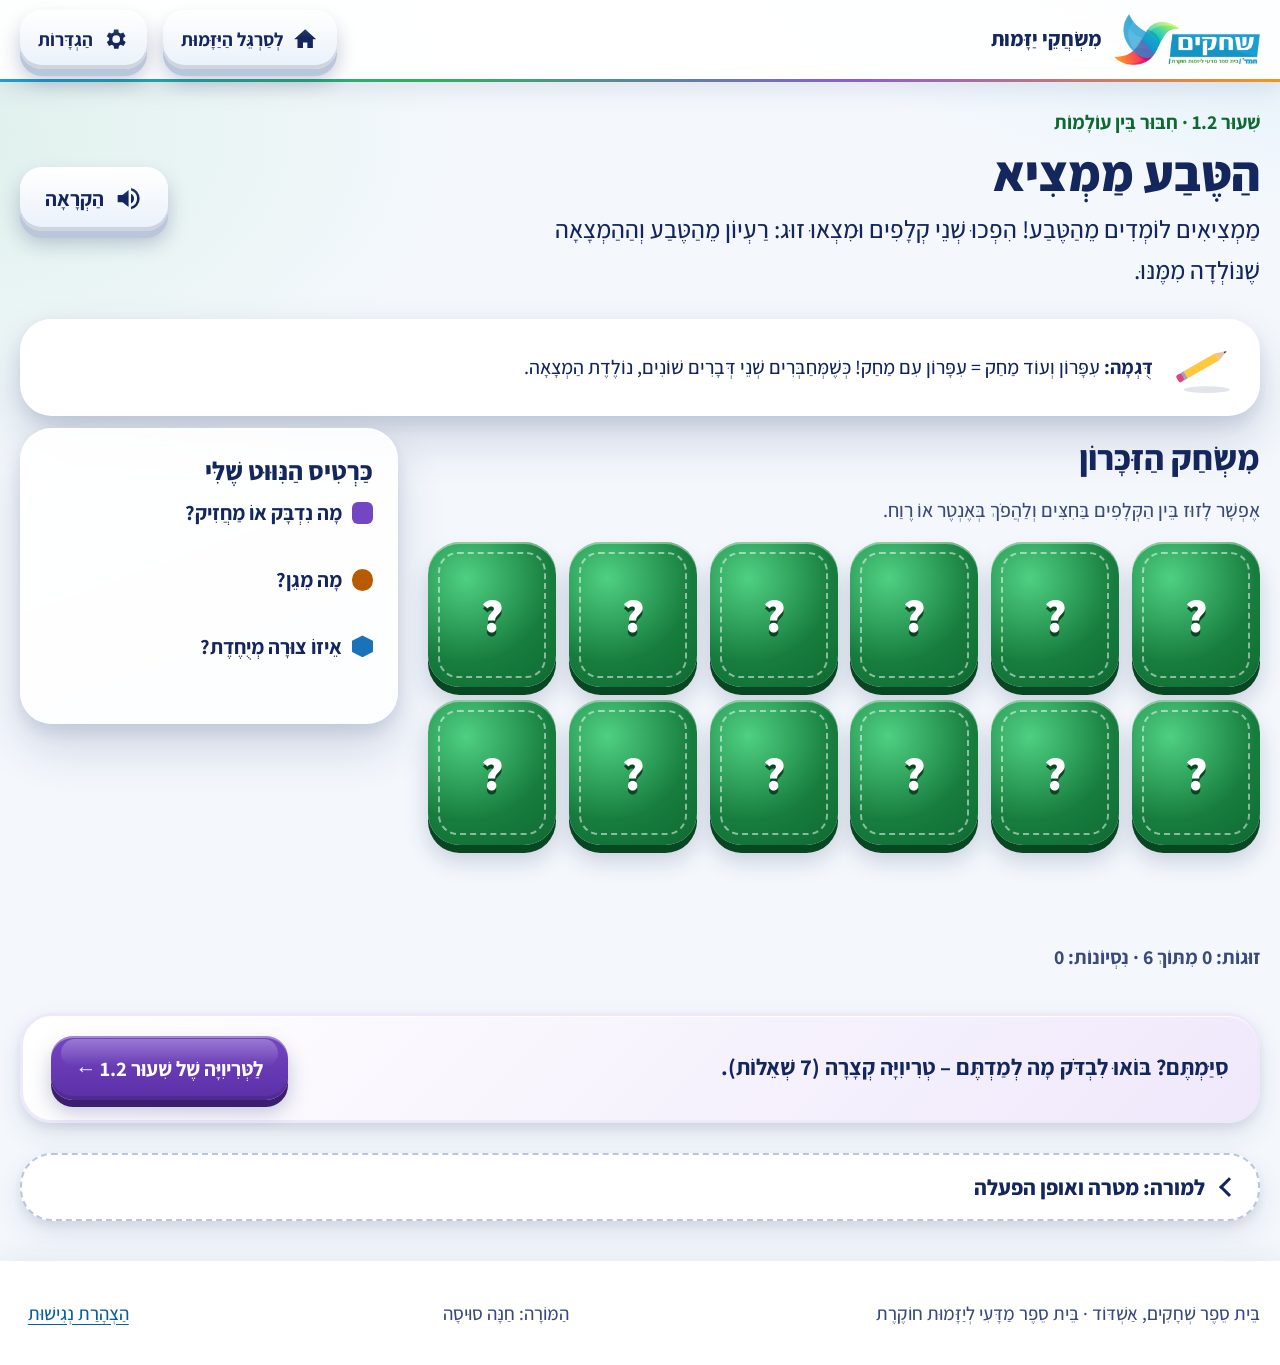
<file: games/2-hateva-mamtzi.html>
<!doctype html>
<html lang="he" dir="rtl">
<head>
<meta charset="utf-8">
<meta name="viewport" content="width=device-width, initial-scale=1">
<title>הַטֶּבַע מַמְצִיא | מִשְׂחֲקֵי יַזָּמוּת – שְׁחָקִים</title>
<meta name="description" content="משחקי יזמות לכיתות ב׳–ג׳ – בית ספר שחקים, אשדוד">
<meta name="theme-color" content="#0a5fa0">
<link rel="icon" href="../assets/favicon.svg" type="image/svg+xml">
<link rel="stylesheet" href="../css/style.css">
<script src="../js/common.js"></script>
<script src="../js/art.js"></script>
<script src="../js/g2.js" defer></script>
</head>
<body data-root="../" class="game g2">
<a class="skip" href="#main">דִּלּוּג לַתּוֹכֶן הָרָאשִׁי</a>
<header class="topbar"><div class="wrap">
<a class="brand" href="../index.html"><img src="../assets/shhakim-logo.png" alt="שחקים – בית ספר מדעי ליזמות חוקרת – לדף הבית" width="900" height="318"><span>מִשְׂחֲקֵי יַזָּמוּת</span></a>
<span class="spacer"></span><a class="btn light small" href="../index.html"><svg viewBox="0 0 24 24" aria-hidden="true" focusable="false"><path fill="currentColor" d="M12 3 2 12h3v8h5v-5h4v5h5v-8h3z"/></svg><span>לְסַרְגֵּל הַיַּזָּמוּת</span></a>
</div></header>
<main id="main" tabindex="-1">
<div class="wrap">
<div class="game-head">
  <div>
    <p class="kicker">שִׁעוּר 1.2 · חִבּוּר בֵּין עוֹלָמוֹת</p>
    <h1>הַטֶּבַע מַמְצִיא</h1>
    <p class="instr" id="instr">מַמְצִיאִים לוֹמְדִים מֵהַטֶּבַע! הִפְכוּ שְׁנֵי קְלָפִים וּמִצְאוּ זוּג: רַעְיוֹן מֵהַטֶּבַע וְהַהַמְצָאָה שֶׁנּוֹלְדָה מִמֶּנּוּ.</p>
  </div>
  <button type="button" class="btn light read-btn" data-read="#instr" aria-label="הַקְרִיאוּ לִי אֶת הַהוֹרָאָה" data-icon="speaker"><span>הַקְרָאָה</span></button>
</div>

<div class="stage">
  <section class="screen" id="s-memory" aria-labelledby="mem-h">
    <div class="example surface">
      <div class="eq" aria-hidden="true"><span class="eq-i" data-a="pencilEraser"></span></div>
      <p><strong>דֻּגְמָה:</strong> עִפָּרוֹן וְעוֹד מַחַק = עִפָּרוֹן עִם מַחַק! כְּשֶׁמְּחַבְּרִים שְׁנֵי דְּבָרִים שׁוֹנִים, נוֹלֶדֶת הַמְצָאָה.</p>
    </div>
    <div class="mem-layout">
      <div>
        <h2 id="mem-h">מִשְׂחַק הַזִּכָּרוֹן</h2>
        <p class="hint-line">אֶפְשָׁר לָזוּז בֵּין הַקְּלָפִים בַּחִצִּים וְלַהֲפֹךְ בְּאֶנְטֶר אוֹ רֶוַח.</p>
        <div class="mem-grid" id="grid" role="group" aria-label="קְלָפֵי זִכָּרוֹן"></div>
        <div class="feedback" id="fb" aria-live="polite" aria-atomic="true"></div>
        <p class="moves" id="moves"></p>
      </div>
      <aside class="navcard glass" aria-labelledby="nav-h">
        <h2 id="nav-h">כַּרְטִיס הַנִּוּוּט שֶׁלִּי</h2>
        <div class="nav-task" data-cat="stick"><h3><span class="dot d-stick" aria-hidden="true"></span>מָה נִדְבָּק אוֹ מַחֲזִיק?</h3><ul></ul></div>
        <div class="nav-task" data-cat="guard"><h3><span class="dot d-guard" aria-hidden="true"></span>מָה מֵגֵן?</h3><ul></ul></div>
        <div class="nav-task" data-cat="shape"><h3><span class="dot d-shape" aria-hidden="true"></span>אֵיזוֹ צוּרָה מְיֻחֶדֶת?</h3><ul></ul></div>
        <div class="btn-row nav-btns"><button type="button" class="btn green" id="to-machine" hidden>לִמְכוֹנַת הַחִבּוּרִים ←</button><button type="button" class="btn light" id="mem-again" hidden>מְעַרְבְּבִים וּמְשַׂחֲקִים שׁוּב</button></div>
      </aside>
    </div>
  </section>

  <section class="screen" id="s-machine" hidden aria-labelledby="mach-h">
    <div class="surface">
      <h2 id="mach-h" tabindex="-1">מְכוֹנַת הַחִבּוּרִים</h2>
      <p>בַּחֲרוּ רַעְיוֹן מֵהַטֶּבַע וְחֵפֶץ – וְחַבְּרוּ אוֹתָם לְהַמְצָאָה חֲדָשָׁה. "מָה יִקְרֶה אִם לַחֵפֶץ יִהְיֶה מָה שֶׁיֵּשׁ לַטֶּבַע?"</p>
      <div class="machine">
        <div class="reel-box">
          <h3 id="r1-h">רַעְיוֹן מֵהַטֶּבַע</h3>
          <div class="reel" id="reel1" aria-hidden="true"><div class="reel-drum"></div></div>
          <p class="reel-label" id="r1-l"></p>
          <div class="btn-row reel-btns"><button type="button" class="btn light icon-btn" data-reel="1" data-d="-1" aria-label="רַעְיוֹן קוֹדֵם">▲</button><button type="button" class="btn light icon-btn" data-reel="1" data-d="1" aria-label="רַעְיוֹן הַבָּא">▼</button></div>
        </div>
        <div class="plus" aria-hidden="true">+</div>
        <div class="reel-box">
          <h3 id="r2-h">חֵפֶץ</h3>
          <div class="reel" id="reel2" aria-hidden="true"><div class="reel-drum"></div></div>
          <p class="reel-label" id="r2-l"></p>
          <div class="btn-row reel-btns"><button type="button" class="btn light icon-btn" data-reel="2" data-d="-1" aria-label="חֵפֶץ קוֹדֵם">▲</button><button type="button" class="btn light icon-btn" data-reel="2" data-d="1" aria-label="חֵפֶץ הַבָּא">▼</button></div>
        </div>
      </div>
      <div class="btn-row center-row"><button type="button" class="btn purple big" id="spin">סוֹבְבוּ אֶת הַמְּכוֹנָה</button></div>
      <div class="result glass" id="result">
        <p class="inv-name" id="inv-name"></p>
        <p id="inv-does"></p>
        <fieldset class="fs"><legend>לְמִי הַהַמְצָאָה עוֹזֶרֶת?</legend>
          <div class="choice-grid helpers" id="helpers" role="radiogroup" aria-label="לְמִי הַהַמְצָאָה עוֹזֶרֶת"></div>
        </fieldset>
        <button type="button" class="btn green" id="save-inv">הוֹסִיפוּ לַגַּלֶּרְיָה</button>
      </div>
      <div class="feedback" id="fb2" aria-live="polite" aria-atomic="true"></div>
      <h3>גַּלֶּרְיַת הַהַמְצָאוֹת שֶׁלָּנוּ</h3>
      <ul class="gallery" id="gallery"><li class="empty">עֲדַיִן אֵין הַמְצָאוֹת – הַמְצִיאוּ אֶת הָרִאשׁוֹנָה!</li></ul>
      <div id="wonder" hidden>
        <blockquote class="quote">מָה רַבּוּ מַעֲשֶׂיךָ ה׳<cite>תְּהִלִּים קד, כד</cite></blockquote>
        <p>הַטֶּבַע מָלֵא רַעְיוֹנוֹת נִפְלָאִים. תּוֹדָה עַל הַבְּרִיאָה – וְעַל הָרַעְיוֹנוֹת שֶׁלָּכֶם!</p>
        <a class="btn" href="../index.html">חֲזָרָה לְסַרְגֵּל הַיַּזָּמוּת</a>
      </div>
    </div>
  </section>
</div>

<dialog class="story-dlg" id="velcro-dlg" aria-labelledby="velcro-h">
  <div class="story-arts" aria-hidden="true"><span data-a="burr"></span><b>←</b><span data-a="velcro"></span></div>
  <h2 id="velcro-h">הַסִּפּוּר שֶׁל הַסְּקוֹטְשׁ</h2>
  <p id="velcro-text">לִפְנֵי יוֹתֵר מִשְּׁמוֹנִים שָׁנָה, מַמְצִיא מִשְּׁוַיְץ טִיֵּל עִם הַכֶּלֶב שֶׁלּוֹ. כְּשֶׁחָזְרוּ, הַבְּגָדִים שֶׁלּוֹ וְהַפַּרְוָה שֶׁל הַכֶּלֶב הָיוּ מְלֵאִים בִּזְרָעִים קְטַנִּים שֶׁנִּדְבְּקוּ. הוּא הִסְתַּכֵּל עֲלֵיהֶם בִּזְכוּכִית מַגְדֶּלֶת, וְרָאָה וָו קְטַנְטַן בְּקָצֶה שֶׁל כָּל קוֹץ. כָּךְ נוֹלַד הָרַעְיוֹן לַסְּקוֹטְשׁ: צַד אֶחָד עִם וָוִים, וְצַד אֶחָד עִם לוּלָאוֹת!</p>
  <div class="btn-row"><button type="button" class="btn light" data-read="#velcro-text" data-icon="speaker"><span>הַקְרָאָה</span></button><button type="button" class="btn green" id="velcro-close">מַמְשִׁיכִים לְשַׂחֵק</button></div>
</dialog>

<aside class="trivia-cta" aria-label="טְרִיוִיָּה לַשִּׁעוּר">
  <p>סִיַּמְתֶּם? בּוֹאוּ לִבְדֹּק מָה לְמַדְתֶּם – טְרִיוִיָּה קְצָרָה (7 שְׁאֵלוֹת).</p>
  <a class="btn purple" href="../trivia.html?set=l2">לַטְּרִיוִיָּה שֶׁל שִׁעוּר 1.2 ←</a>
</aside>

<details class="teacher">
  <summary>למורה: מטרה ואופן הפעלה</summary>
  <div class="tbody"><dl>
    <dt>מטרת השיעור</dt><dd>יצירתיות כחיבור בין עולמות: המצאה חדשה נולדת מחיבור של שני דברים שונים (קוץ וסקוטש, עיפרון ומחק). מטרה ערכית: התפעלות והכרת תודה על הבריאה – "מה רבו מעשיך ה׳".</dd>
    <dt>המכניקה</dt><dd>משחק זיכרון בהיפוך קלפים (6 זוגות: טבע ↔ המצאה). כל זוג שנמצא נכנס ל"כרטיס הניווט" לפי שלוש המשימות של השיעור (נדבק/מחזיק, מגן, צורה מיוחדת). אחר כך "מכונת החיבורים": ממצא מהטבע + כרטיס חפץ (כיסא, תיק, כובע, בקבוק, נעל, מטרייה, כף, אופניים) = המצאה, ובוחרים למי היא עוזרת. אין שעון והקלפים לא נסגרים מעצמם.</dd>
    <dt>איך מפעילים בכיתה</dt><dd>מתאים לפתיחה בכיתה לפני היציאה ליער המאכל, או לסיכום אחרי החזרה (וגם כחלופה ביום גשום, יחד עם "יער בקופסה"). במכונת החיבורים – כל זוג מסובב, משרטט את ההמצאה בכרטיס "ההמצאה המחוברת שלנו" ומציג: "החיבור שלנו הוא ___ ועוד ___, וזה עוזר ל___". כיתה ג׳: להוסיף "איך זה עובד?".</dd>
    <dt>מערך השיעור</dt><dd><a href="../teacher/lesson-1-2.html">מערך 1.2 המלא – חיבור בין עולמות</a></dd>
  </dl></div>
</details>
</div>

</main>
<footer class="site-foot"><div class="wrap">
<span>בֵּית סֵפֶר שְׁחָקִים, אַשְׁדּוֹד · בֵּית סֵפֶר מַדָּעִי לְיַזָּמוּת חוֹקֶרֶת</span>
<span>הַמּוֹרָה: חַנָּה סוּיסָה</span>
<a href="../negishut.html">הַצְהָרַת נְגִישׁוּת</a>
</div></footer>
<div id="sr-live" class="sr-only" aria-live="polite" aria-atomic="true"></div>
</body>
</html>
</file>
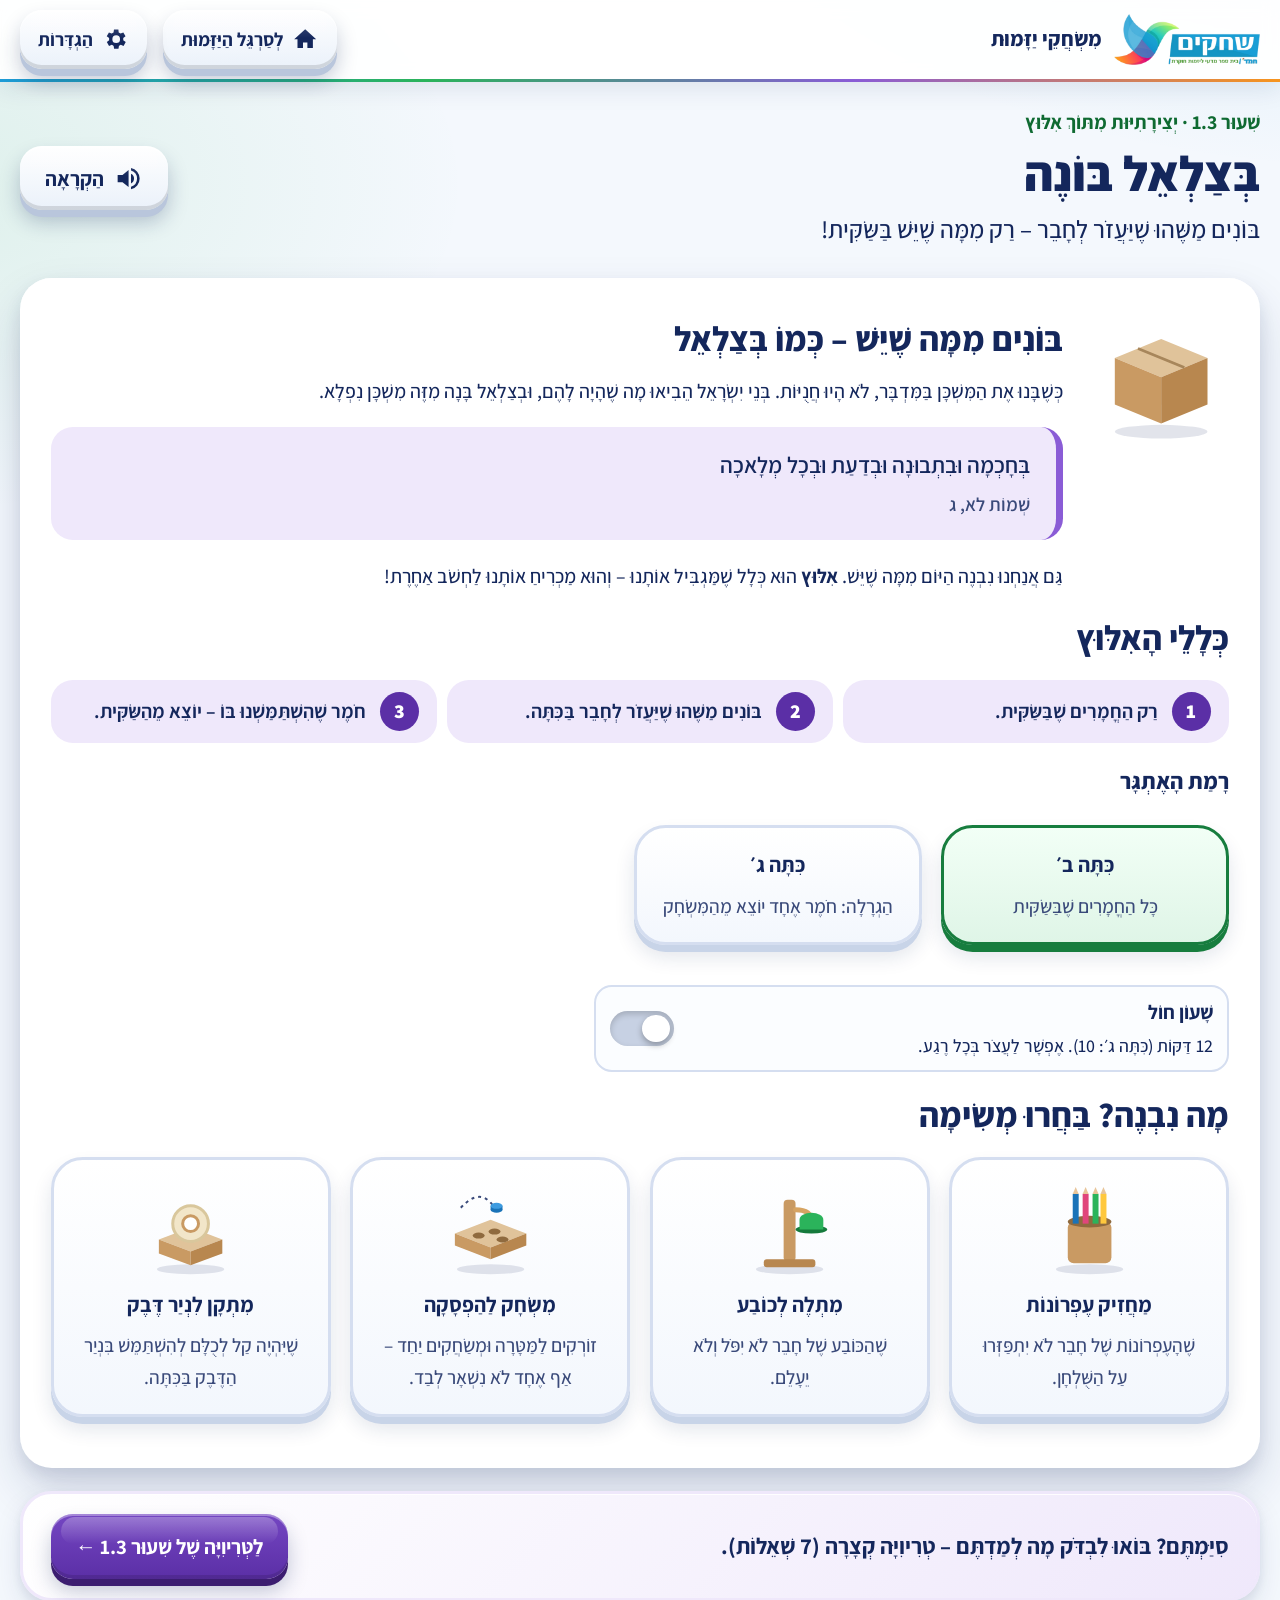
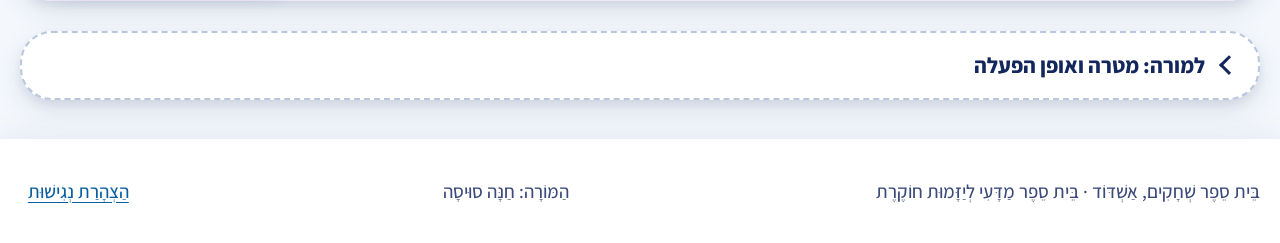
<file: games/3-betzalel-bone.html>
<!doctype html>
<html lang="he" dir="rtl">
<head>
<meta charset="utf-8">
<meta name="viewport" content="width=device-width, initial-scale=1">
<title>בְּצַלְאֵל בּוֹנֶה | מִשְׂחֲקֵי יַזָּמוּת – שְׁחָקִים</title>
<meta name="description" content="משחקי יזמות לכיתות ב׳–ג׳ – בית ספר שחקים, אשדוד">
<meta name="theme-color" content="#0a5fa0">
<link rel="icon" href="../assets/favicon.svg" type="image/svg+xml">
<link rel="stylesheet" href="../css/style.css">
<script src="../js/common.js"></script>
<script src="../js/art.js"></script>
<script src="../js/g3.js" defer></script>
</head>
<body data-root="../" class="game g3">
<a class="skip" href="#main">דִּלּוּג לַתּוֹכֶן הָרָאשִׁי</a>
<header class="topbar"><div class="wrap">
<a class="brand" href="../index.html"><img src="../assets/shhakim-logo.png" alt="שחקים – בית ספר מדעי ליזמות חוקרת – לדף הבית" width="900" height="318"><span>מִשְׂחֲקֵי יַזָּמוּת</span></a>
<span class="spacer"></span><a class="btn light small" href="../index.html"><svg viewBox="0 0 24 24" aria-hidden="true" focusable="false"><path fill="currentColor" d="M12 3 2 12h3v8h5v-5h4v5h5v-8h3z"/></svg><span>לְסַרְגֵּל הַיַּזָּמוּת</span></a>
</div></header>
<main id="main" tabindex="-1">
<div class="wrap">
<div class="game-head">
  <div>
    <p class="kicker">שִׁעוּר 1.3 · יְצִירָתִיּוּת מִתּוֹךְ אִלּוּץ</p>
    <h1>בְּצַלְאֵל בּוֹנֶה</h1>
    <p class="instr" id="instr">בּוֹנִים מַשֶּׁהוּ שֶׁיַּעֲזֹר לְחָבֵר – רַק מִמָּה שֶׁיֵּשׁ בַּשַּׂקִּית!</p>
  </div>
  <button type="button" class="btn light read-btn" data-read="#instr" aria-label="הַקְרִיאוּ לִי אֶת הַהוֹרָאָה" data-icon="speaker"><span>הַקְרָאָה</span></button>
</div>

<div class="stage">
  <section class="screen surface" id="s-intro" aria-labelledby="intro-h">
    <div class="story">
      <div class="story-art" aria-hidden="true" data-a="box"></div>
      <div>
        <h2 id="intro-h">בּוֹנִים מִמָּה שֶׁיֵּשׁ – כְּמוֹ בְּצַלְאֵל</h2>
        <p id="story-text">כְּשֶׁבָּנוּ אֶת הַמִּשְׁכָּן בַּמִּדְבָּר, לֹא הָיוּ חֲנֻיּוֹת. בְּנֵי יִשְׂרָאֵל הֵבִיאוּ מָה שֶׁהָיָה לָהֶם, וּבְצַלְאֵל בָּנָה מִזֶּה מִשְׁכָּן נִפְלָא.</p>
        <blockquote class="quote">בְּחָכְמָה וּבִתְבוּנָה וּבְדַעַת וּבְכָל מְלָאכָה<cite>שְׁמוֹת לא, ג</cite></blockquote>
        <p>גַּם אֲנַחְנוּ נִבְנֶה הַיּוֹם מִמָּה שֶׁיֵּשׁ. <strong>אִלּוּץ</strong> הוּא כְּלָל שֶׁמַּגְבִּיל אוֹתָנוּ – וְהוּא מַכְרִיחַ אוֹתָנוּ לַחְשֹׁב אַחֶרֶת!</p>
      </div>
    </div>
    <h2>כְּלָלֵי הָאִלּוּץ</h2>
    <ul class="rules">
      <li><span class="r-n">1</span>רַק הַחֳמָרִים שֶׁבַּשַּׂקִּית.</li>
      <li><span class="r-n">2</span>בּוֹנִים מַשֶּׁהוּ שֶׁיַּעֲזֹר לְחָבֵר בַּכִּתָּה.</li>
      <li><span class="r-n">3</span>חֹמֶר שֶׁהִשְׁתַּמַּשְׁנוּ בּוֹ – יוֹצֵא מֵהַשַּׂקִּית.</li>
    </ul>
    <fieldset class="fs"><legend>רָמַת הָאֶתְגָּר</legend>
      <div class="choice-grid two" id="level" role="radiogroup" aria-label="רָמַת הָאֶתְגָּר">
        <button type="button" class="choice" role="radio" aria-checked="true" data-v="b">כִּתָּה ב׳<small>כָּל הַחֳמָרִים שֶׁבַּשַּׂקִּית</small></button>
        <button type="button" class="choice" role="radio" aria-checked="false" data-v="g">כִּתָּה ג׳<small>הַגְרָלָה: חֹמֶר אֶחָד יוֹצֵא מֵהַמִּשְׂחָק</small></button>
      </div>
    </fieldset>
    <button type="button" class="toggle timer-toggle" id="timer-opt" aria-pressed="false"><span><strong>שָׁעוֹן חוֹל</strong><br><small>12 דַּקּוֹת (כִּתָּה ג׳: 10). אֶפְשָׁר לַעֲצֹר בְּכָל רֶגַע.</small></span><span class="knob" aria-hidden="true"></span></button>
    <h2 id="mission-h">מָה נִבְנֶה? בַּחֲרוּ מְשִׂימָה</h2>
    <div class="choice-grid" id="missions" aria-labelledby="mission-h"></div>
  </section>

  <section class="screen" id="s-build" hidden aria-labelledby="build-h">
    <div class="build-head surface">
      <div><h2 id="build-h" tabindex="-1"></h2><p id="build-sub"></p><p class="lottery" id="lottery" hidden></p></div>
      <div class="hourglass" id="hourglass" hidden><span class="hg-icon" aria-hidden="true"></span><span id="hg-time" role="timer" aria-live="off"></span><button type="button" class="btn light small" id="hg-pause">עֲצִירָה</button><button type="button" class="btn light small" id="hg-off">כִּבּוּי הַשָּׁעוֹן</button></div>
    </div>
    <div class="build-grid">
      <section class="bag glass" aria-labelledby="bag-h">
        <h3 id="bag-h">הַשַּׂקִּית שֶׁלָּנוּ</h3>
        <p class="small-help">בַּחֲרוּ חֹמֶר, וְאַחַר כָּךְ בַּחֲרוּ לְאֵיזֶה חֵלֶק הוּא הוֹלֵךְ. אֶפְשָׁר גַּם לִגְרֹר.</p>
        <div class="bag-scroll">
          <div class="mats" id="mats"></div>
          <h3 class="not-bag-h">לֹא בַּשַּׂקִּית</h3>
          <div class="mats not" id="notmats"></div>
        </div>
      </section>
      <section class="bench" aria-labelledby="bench-h">
        <h3 id="bench-h">שֻׁלְחַן הָעֲבוֹדָה</h3>
        <div class="slots" id="slots"></div>
        <div class="feedback" id="fb" aria-live="polite" aria-atomic="true"></div>
        <div class="btn-row"><button type="button" class="btn green big" id="check">בְּדִיקַת אִלּוּץ</button><button type="button" class="btn light" id="restart">מְשִׂימָה אַחֶרֶת</button></div>
      </section>
    </div>
  </section>

  <section class="screen surface" id="s-show" hidden aria-labelledby="show-h">
    <h2 id="show-h" tabindex="-1">תַּעֲרוּכַת דַּקָּה!</h2>
    <div class="turntable" aria-hidden="true"><div class="tt-model" id="tt-model"></div><div class="tt-base"></div></div>
    <p class="used" id="used"></p>
    <fieldset class="fs"><legend id="sentence-l">בָּנִינוּ ___ שֶׁעוֹזֵר ___</legend>
      <div class="choice-grid" id="helps" role="radiogroup" aria-labelledby="sentence-l"></div>
    </fieldset>
    <fieldset class="fs"><legend>כְּשֶׁיֵּשׁ לָנוּ מְעַט חֳמָרִים, אֲנַחְנוּ...</legend>
      <div class="choice-grid" id="reflect" role="radiogroup" aria-label="כְּשֶׁיֵּשׁ לָנוּ מְעַט חֳמָרִים">
        <button type="button" class="choice" role="radio" aria-checked="false" data-v="מְחַפְּשִׂים דֶּרֶךְ אַחֶרֶת">מְחַפְּשִׂים דֶּרֶךְ אַחֶרֶת</button>
        <button type="button" class="choice" role="radio" aria-checked="false" data-v="מְבַקְּשִׁים עֶזְרָה">מְבַקְּשִׁים עֶזְרָה</button>
        <button type="button" class="choice" role="radio" aria-checked="false" data-v="מַמְצִיאִים">מַמְצִיאִים</button>
      </div>
    </fieldset>
    <button type="button" class="btn green big" id="finish">סִיַּמְנוּ!</button>
    <div class="feedback" id="fb3" aria-live="polite" aria-atomic="true"></div>
    <div id="end" hidden>
      <blockquote class="quote">וּבְלֵב כָּל חֲכַם לֵב נָתַתִּי חָכְמָה<cite>שְׁמוֹת לא, ו</cite></blockquote>
      <div class="btn-row"><button type="button" class="btn purple" id="again">בּוֹנִים עוֹד דָּבָר</button><a class="btn" href="../index.html">חֲזָרָה לְסַרְגֵּל הַיַּזָּמוּת</a></div>
    </div>
  </section>
</div>

<aside class="trivia-cta" aria-label="טְרִיוִיָּה לַשִּׁעוּר">
  <p>סִיַּמְתֶּם? בּוֹאוּ לִבְדֹּק מָה לְמַדְתֶּם – טְרִיוִיָּה קְצָרָה (7 שְׁאֵלוֹת).</p>
  <a class="btn purple" href="../trivia.html?set=l3">לַטְּרִיוִיָּה שֶׁל שִׁעוּר 1.3 ←</a>
</aside>

<details class="teacher">
  <summary>למורה: מטרה ואופן הפעלה</summary>
  <div class="tbody"><dl>
    <dt>מטרת השיעור</dt><dd>יצירתיות מתוך אילוץ: מעט חומרים או כלל מיוחד מעוררים רעיונות. ניהול משאבים מוגבלים (חלק מהגדרת היזמות בשחקים). מטרה ערכית: שמחת היצירה המשותפת וכבוד לחומרים, כמו בצלאל שבנה מתרומות העם.</dd>
    <dt>המכניקה</dt><dd>בנייה תחת אילוץ: שקית עם אותה רשימה כמו בשיעור (קופסה, 2 גלילים, 4 פקקים, 5 אטבים, חוט, נייר דבק, דף צבעוני). בוחרים משימה שעוזרת לחבר, ומשבצים חומרים בחלקי הדגם. חומר שנוצל יוצא מהשקית, וכך צריך לבחור (למשל: הקופסה יכולה להיות בסיס או תאים – לא שניהם). חומרים "מפתים" שלא בשקית (מספריים חדים, דבק חם) נדחים בעדינות. בכיתה ג׳ יש הגרלה שמוציאה חומר אחד (תמיד נשאר פתרון). שעון חול אופציונלי – כבוי כברירת מחדל, ואין כישלון כשהזמן נגמר.</dd>
    <dt>איך מפעילים בכיתה</dt><dd>לפני הבנייה האמיתית – כ"תכנון" (2 דקות) על הלוח: הצוות בוחר משימה ומשבץ חומרים, ואז בונה בשקית האמיתית. או אחרי הבנייה – להשוות: "איזה פתרון אחר יכולנו לבנות?". בתערוכת הדקה הילדים משלימים "בנינו ___ שעוזר ל___" ובוחרים משפט רפלקציה (כמו בכרטיס היציאה).</dd>
    <dt>מערך השיעור</dt><dd><a href="../teacher/lesson-1-3.html">מערך 1.3 המלא – בצלאל בונה</a></dd>
  </dl></div>
</details>
</div>

</main>
<footer class="site-foot"><div class="wrap">
<span>בֵּית סֵפֶר שְׁחָקִים, אַשְׁדּוֹד · בֵּית סֵפֶר מַדָּעִי לְיַזָּמוּת חוֹקֶרֶת</span>
<span>הַמּוֹרָה: חַנָּה סוּיסָה</span>
<a href="../negishut.html">הַצְהָרַת נְגִישׁוּת</a>
</div></footer>
<div id="sr-live" class="sr-only" aria-live="polite" aria-atomic="true"></div>
</body>
</html>
</file>
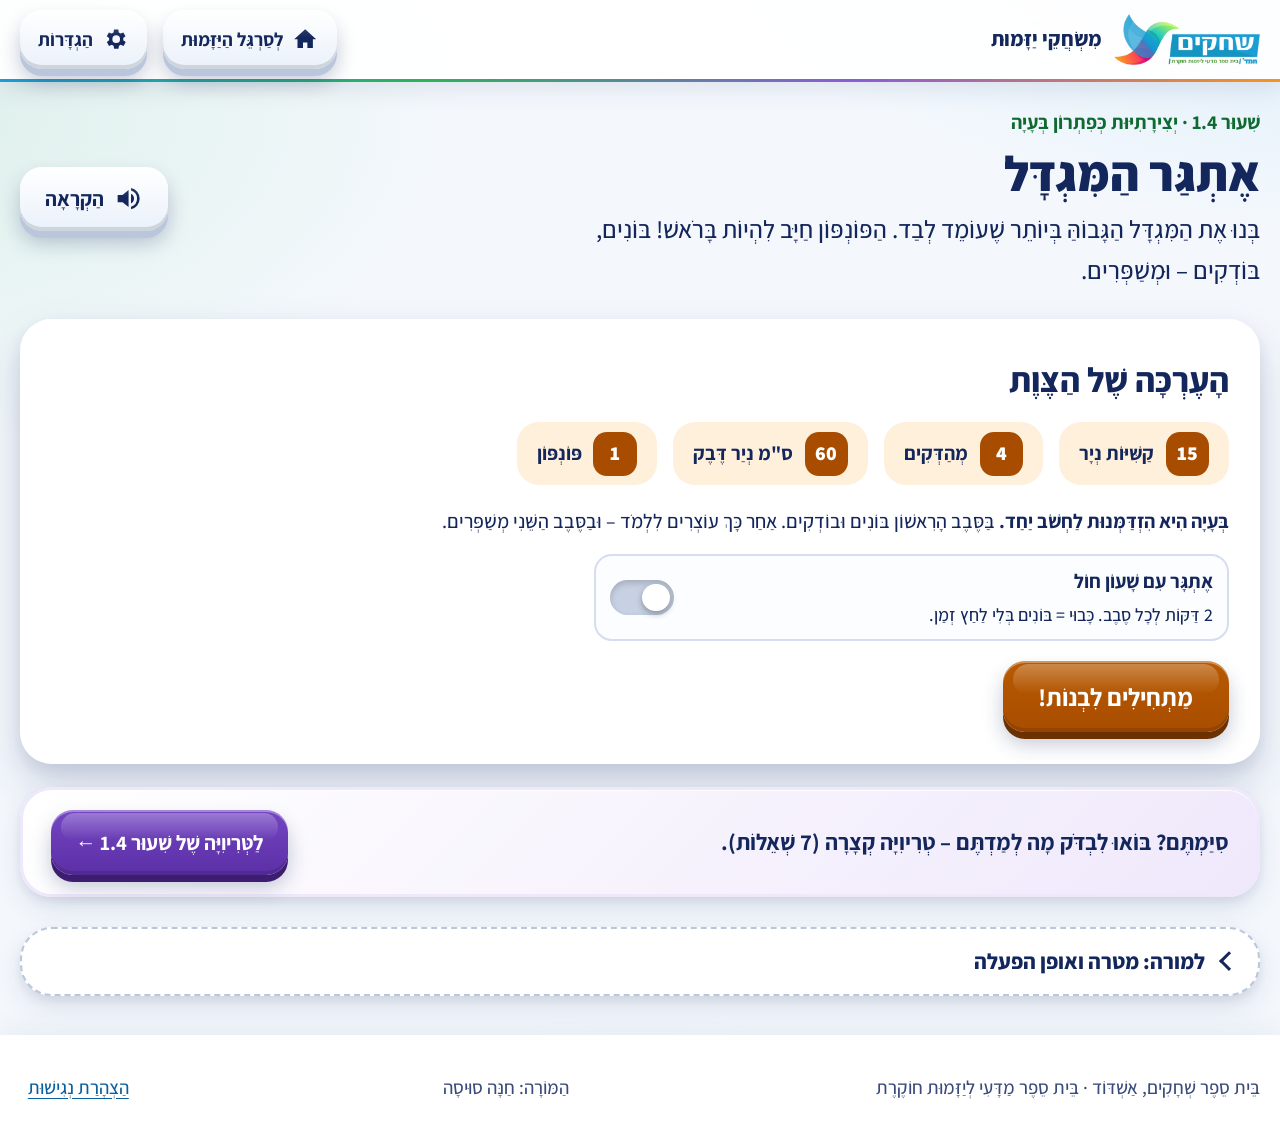
<file: games/4-etgar-hamigdal.html>
<!doctype html>
<html lang="he" dir="rtl">
<head>
<meta charset="utf-8">
<meta name="viewport" content="width=device-width, initial-scale=1">
<title>אֶתְגַּר הַמִּגְדָּל | מִשְׂחֲקֵי יַזָּמוּת – שְׁחָקִים</title>
<meta name="description" content="משחקי יזמות לכיתות ב׳–ג׳ – בית ספר שחקים, אשדוד">
<meta name="theme-color" content="#0a5fa0">
<link rel="icon" href="../assets/favicon.svg" type="image/svg+xml">
<link rel="stylesheet" href="../css/style.css">
<script src="../js/common.js"></script>
<script src="../js/art.js"></script>
<script src="../vendor/three.min.js" defer></script><script src="../js/g4.js" defer></script>
</head>
<body data-root="../" class="game g4">
<a class="skip" href="#main">דִּלּוּג לַתּוֹכֶן הָרָאשִׁי</a>
<header class="topbar"><div class="wrap">
<a class="brand" href="../index.html"><img src="../assets/shhakim-logo.png" alt="שחקים – בית ספר מדעי ליזמות חוקרת – לדף הבית" width="900" height="318"><span>מִשְׂחֲקֵי יַזָּמוּת</span></a>
<span class="spacer"></span><a class="btn light small" href="../index.html"><svg viewBox="0 0 24 24" aria-hidden="true" focusable="false"><path fill="currentColor" d="M12 3 2 12h3v8h5v-5h4v5h5v-8h3z"/></svg><span>לְסַרְגֵּל הַיַּזָּמוּת</span></a>
</div></header>
<main id="main" tabindex="-1">
<div class="wrap">
<div class="game-head">
  <div>
    <p class="kicker">שִׁעוּר 1.4 · יְצִירָתִיּוּת כְּפִתְרוֹן בְּעָיָה</p>
    <h1>אֶתְגַּר הַמִּגְדָּל</h1>
    <p class="instr" id="instr">בְּנוּ אֶת הַמִּגְדָּל הַגָּבוֹהַּ בְּיוֹתֵר שֶׁעוֹמֵד לְבַד. הַפּוֹנְפּוֹן חַיָּב לִהְיוֹת בָּרֹאשׁ! בּוֹנִים, בּוֹדְקִים – וּמְשַׁפְּרִים.</p>
  </div>
  <button type="button" class="btn light read-btn" data-read="#instr" aria-label="הַקְרִיאוּ לִי אֶת הַהוֹרָאָה" data-icon="speaker"><span>הַקְרָאָה</span></button>
</div>

<div class="stage">
  <section class="screen surface" id="s-start" aria-labelledby="start-h">
    <h2 id="start-h">הָעֶרְכָּה שֶׁל הַצֶּוֶת</h2>
    <ul class="kit">
      <li><span class="kit-n">15</span>קַשִּׁיּוֹת נְיָר</li>
      <li><span class="kit-n">4</span>מְהַדְּקִים</li>
      <li><span class="kit-n">60</span>ס"מ נְיַר דֶּבֶק</li>
      <li><span class="kit-n">1</span>פּוֹנְפּוֹן</li>
    </ul>
    <p><strong>בְּעָיָה הִיא הִזְדַּמְּנוּת לַחְשֹׁב יַחַד.</strong> בַּסֶּבֶב הָרִאשׁוֹן בּוֹנִים וּבוֹדְקִים. אַחַר כָּךְ עוֹצְרִים לִלְמֹד – וּבַסֶּבֶב הַשֵּׁנִי מְשַׁפְּרִים.</p>
    <button type="button" class="toggle timer-toggle" id="timer-opt" aria-pressed="false"><span><strong>אֶתְגָּר עִם שָׁעוֹן חוֹל</strong><br><small>2 דַּקּוֹת לְכָל סֶבֶב. כָּבוּי = בּוֹנִים בְּלִי לַחַץ זְמַן.</small></span><span class="knob" aria-hidden="true"></span></button>
    <button type="button" class="btn orange big" id="start">מַתְחִילִים לִבְנוֹת!</button>
  </section>

  <section class="screen" id="s-play" hidden aria-labelledby="round-h">
    <div class="play-head surface">
      <h2 id="round-h" tabindex="-1">סֶבֶב 1</h2>
      <div class="hourglass" id="hourglass" hidden><span class="hg-icon" aria-hidden="true"></span><span id="hg-time" role="timer" aria-live="off"></span><button type="button" class="btn light small" id="hg-pause">עֲצִירָה</button><button type="button" class="btn light small" id="hg-off">כִּבּוּי הַשָּׁעוֹן</button></div>
    </div>
    <div class="tower-grid">
      <div class="viewer-col">
        <div class="viewer" id="viewer" role="img" aria-label="מִגְדָּל"><div class="no3d" id="no3d" hidden></div></div>
        <div class="view-btns"><button type="button" class="btn light small" id="rot-r" aria-label="סוֹבְבוּ אֶת הַמִּגְדָּל יָמִינָה">↻ סוֹבְבוּ</button><button type="button" class="btn light small" id="rot-l" aria-label="סוֹבְבוּ אֶת הַמִּגְדָּל שְׂמֹאלָה">סוֹבְבוּ ↺</button><span class="h-read" id="h-read" aria-live="polite"></span></div>
      </div>
      <div class="ctrl-col">
        <div class="feedback" id="fb" aria-live="polite" aria-atomic="true"></div>
        <div class="panel glass" id="controls">
          <div class="inv">
            <p class="inv-row"><span>קַשִּׁיּוֹת:</span> <span class="straws" id="straws" aria-hidden="true"></span> <span id="straw-n"></span></p>
            <p class="inv-row"><span>מְהַדְּקִים:</span> <span class="clips" id="clips" aria-hidden="true"></span> <span id="clip-n"></span></p>
          </div>
          <fieldset class="fs"><legend>בָּסִיס</legend>
            <div class="choice-grid two compact" id="base" role="radiogroup" aria-label="בָּסִיס">
              <button type="button" class="choice" role="radio" aria-checked="true" data-v="wide">בָּסִיס רָחָב<small>3 קַשִּׁיּוֹת</small></button>
              <button type="button" class="choice" role="radio" aria-checked="false" data-v="narrow">בָּסִיס צַר<small>2 קַשִּׁיּוֹת</small></button>
            </div>
          </fieldset>
          <fieldset class="fs"><legend>הוֹסִיפוּ קוֹמָה</legend>
            <div class="btn-row add-row">
              <button type="button" class="btn orange add" data-add="tri"><span class="lv-ico tri" aria-hidden="true"></span>מְשֻׁלָּשׁ · 3</button>
              <button type="button" class="btn orange add" data-add="sq"><span class="lv-ico sq" aria-hidden="true"></span>רִבּוּעַ · 4</button>
              <button type="button" class="btn orange add" data-add="one"><span class="lv-ico one" aria-hidden="true"></span>קַשִּׁית זְקוּפָה · 1</button>
            </div>
          </fieldset>
          <div class="btn-row">
            <button type="button" class="btn light" id="clip">חַזְּקוּ בִּמְהַדֵּק</button>
            <button type="button" class="btn light" id="undo">הוֹרִידוּ קוֹמָה</button>
            <button type="button" class="btn light" id="pom" aria-pressed="false">שִׂימוּ פּוֹנְפּוֹן בָּרֹאשׁ</button>
          </div>
          <h3 class="levels-h">הַקּוֹמוֹת שֶׁלָּנוּ (מִלְּמַטָּה לְמַעְלָה)</h3>
          <ol class="levels" id="levels"></ol>
          <button type="button" class="btn green big test" id="test">בּוֹדְקִים! יָדַיִם לְמַעְלָה</button>
        </div>
        <div class="panel glass" id="stop" hidden>
          <h3 id="stop-h" tabindex="-1">עֲצִירַת לְמִידָה</h3>
          <div class="ww"><div class="ww-box good"><h4>מָה עָבַד?</h4><ul id="worked"></ul></div><div class="ww-box bad"><h4>מָה לֹא עָבַד?</h4><ul id="notworked"></ul></div></div>
          <fieldset class="fs"><legend>מָה נְשַׁנֶּה? בַּחֲרוּ רֶמֶז אֶחָד לְנַסּוֹת:</legend>
            <div class="choice-grid tips" id="tips" role="radiogroup" aria-label="רְמָזִים">
              <button type="button" class="choice" role="radio" aria-checked="false" data-v="tri"><span class="lv-ico tri big" aria-hidden="true"></span>מְשֻׁלָּשִׁים חֲזָקִים יוֹתֵר מֵרִבּוּעִים</button>
              <button type="button" class="choice" role="radio" aria-checked="false" data-v="base"><span class="lv-ico base big" aria-hidden="true"></span>בָּסִיס רָחָב = מִגְדָּל יַצִּיב</button>
              <button type="button" class="choice" role="radio" aria-checked="false" data-v="small"><span class="lv-ico mini big" aria-hidden="true"></span>נַסּוּ קֹדֶם בְּקָטָן</button>
              <button type="button" class="choice" role="radio" aria-checked="false" data-v="clip"><span class="lv-ico clip big" aria-hidden="true"></span>מְהַדְּקִים מְחַזְּקִים אֶת הַחִבּוּרִים</button>
            </div>
          </fieldset>
          <button type="button" class="btn orange big" id="next-round">לַסֶּבֶב הַבָּא – מְשַׁפְּרִים!</button>
        </div>
      </div>
    </div>
    <section class="results surface" id="results" hidden aria-labelledby="res-h">
      <h3 id="res-h">טַבְלַת הַתּוֹצָאוֹת</h3>
      <div class="table-wrap"><table><thead><tr><th scope="col">סֶבֶב</th><th scope="col">גֹּבַהּ</th><th scope="col">עָמַד?</th><th scope="col">מָה שִׁנִּינוּ</th></tr></thead><tbody id="res-body"></tbody></table></div>
      <p class="improve" id="improve"></p>
      <div id="end" hidden>
        <blockquote class="quote">שֶׁבַע יִפּוֹל צַדִּיק וָקָם<cite>מִשְׁלֵי כד, טז</cite></blockquote>
        <p>גַּם מִי שֶׁנּוֹפֵל שֶׁבַע פְּעָמִים – קָם שׁוּב. יַזָּמִים לֹא פּוֹחֲדִים לִפֹּל, הֵם לוֹמְדִים מִזֶּה. <strong>תּוֹדָה לַצֶּוֶת – כָּל אֶחָד עָזַר!</strong></p>
        <div class="btn-row"><button type="button" class="btn orange" id="restart">מַתְחִילִים מֵהַהַתְחָלָה</button><a class="btn" href="../index.html">חֲזָרָה לְסַרְגֵּל הַיַּזָּמוּת</a></div>
      </div>
    </section>
  </section>
</div>

<aside class="trivia-cta" aria-label="טְרִיוִיָּה לַשִּׁעוּר">
  <p>סִיַּמְתֶּם? בּוֹאוּ לִבְדֹּק מָה לְמַדְתֶּם – טְרִיוִיָּה קְצָרָה (7 שְׁאֵלוֹת).</p>
  <a class="btn purple" href="../trivia.html?set=l4">לַטְּרִיוִיָּה שֶׁל שִׁעוּר 1.4 ←</a>
</aside>

<details class="teacher">
  <summary>למורה: מטרה ואופן הפעלה</summary>
  <div class="tbody"><dl>
    <dt>מטרת השיעור</dt><dd>יצירתיות כפתרון בעיה: אב-טיפוס, בדיקה ושיפור בשני סבבים. לזהות שינוי אחד בין הסבבים ולהסביר למה. מטרה ערכית: נפילה היא הזדמנות ללמוד – "שבע יפול צדיק וקם" – ועידוד חברי הצוות.</dd>
    <dt>המכניקה</dt><dd>בונים מגדל תלת־ממדי מאותה ערכה של השיעור (15 קשיות, 4 מהדקים, פונפון): בוחרים בסיס וקומות (משולש, ריבוע, קשית זקופה) ומחזקים במהדקים. "בודקים!" מפעיל בדיקת יציבות: בסיס רחב ומשולשים מחזיקים, קשיות בודדות ובסיס צר מתנדנדים, ומהדקים מחזקים. אחרי הבדיקה – עצירת למידה ("מה עבד / מה לא / מה נשנה" ובחירת רמז: שלושת כרטיסי הרמז של המערך ועוד רמז על מהדקים), וטבלת תוצאות שמדגישה שיפור ולא "מי ניצח". אפשר לסובב את המגדל בגרירה או בכפתורים. שעון חול של 2 דקות לסבב הוא אופציונלי (כבוי כברירת מחדל).</dd>
    <dt>איך מפעילים בכיתה</dt><dd>אחרי סבב 1 עם הקשיות האמיתיות: מקרינים, ונותנים לצוות "לשחזר" את המגדל שלו במשחק ולבדוק. בעצירת הלמידה הצוות בוחר רמז – בדיוק כמו בכרטיסי הרמז. כיתה ג׳: להעתיק את טבלת התוצאות ולחשב את ההפרש בס"מ. כיתה ב׳: להשוות "גבוה יותר / נמוך יותר" ולצייר לפני ואחרי.</dd>
    <dt>מערך השיעור</dt><dd><a href="../teacher/lesson-1-4.html">מערך 1.4 המלא – אתגר המגדל</a></dd>
  </dl></div>
</details>
</div>

</main>
<footer class="site-foot"><div class="wrap">
<span>בֵּית סֵפֶר שְׁחָקִים, אַשְׁדּוֹד · בֵּית סֵפֶר מַדָּעִי לְיַזָּמוּת חוֹקֶרֶת</span>
<span>הַמּוֹרָה: חַנָּה סוּיסָה</span>
<a href="../negishut.html">הַצְהָרַת נְגִישׁוּת</a>
</div></footer>
<div id="sr-live" class="sr-only" aria-live="polite" aria-atomic="true"></div>
</body>
</html>
</file>
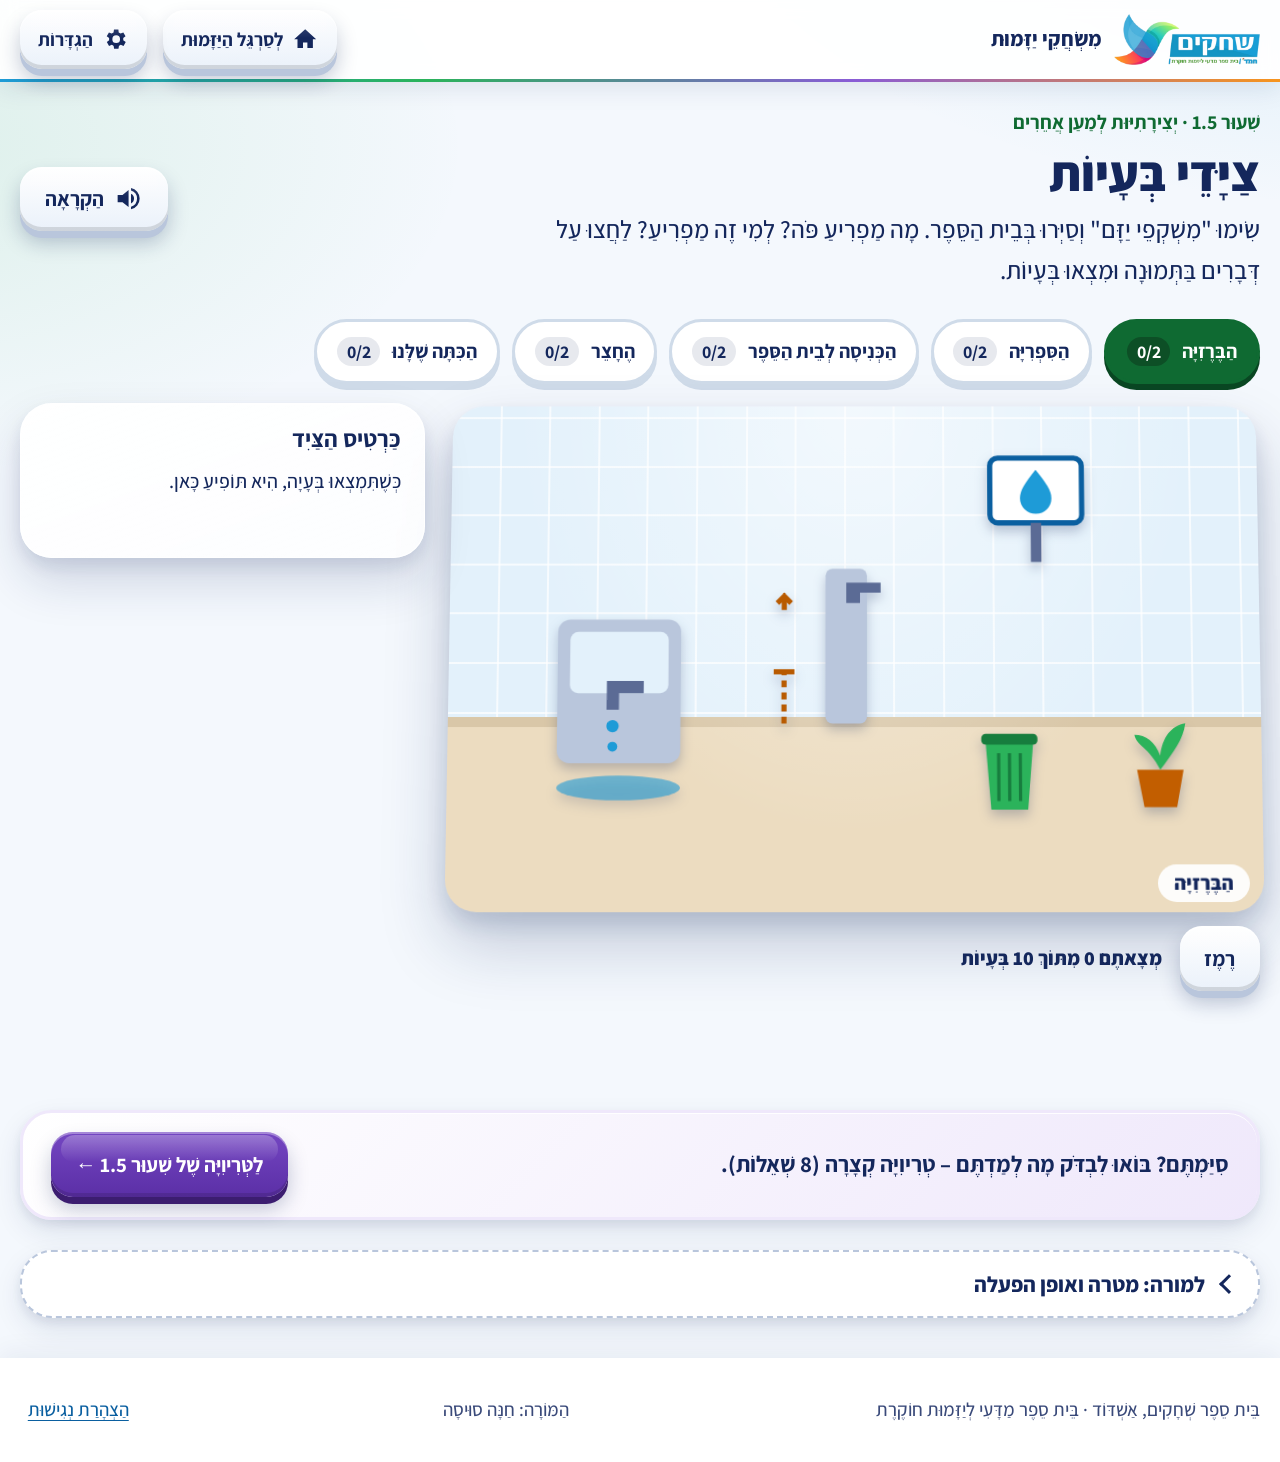
<file: games/5-tzayadei-beayot.html>
<!doctype html>
<html lang="he" dir="rtl">
<head>
<meta charset="utf-8">
<meta name="viewport" content="width=device-width, initial-scale=1">
<title>צַיָּדֵי בְּעָיוֹת | מִשְׂחֲקֵי יַזָּמוּת – שְׁחָקִים</title>
<meta name="description" content="משחקי יזמות לכיתות ב׳–ג׳ – בית ספר שחקים, אשדוד">
<meta name="theme-color" content="#0a5fa0">
<link rel="icon" href="../assets/favicon.svg" type="image/svg+xml">
<link rel="stylesheet" href="../css/style.css">
<script src="../js/common.js"></script>
<script src="../js/art.js"></script>
<script src="../js/g5.js" defer></script>
</head>
<body data-root="../" class="game g5">
<a class="skip" href="#main">דִּלּוּג לַתּוֹכֶן הָרָאשִׁי</a>
<header class="topbar"><div class="wrap">
<a class="brand" href="../index.html"><img src="../assets/shhakim-logo.png" alt="שחקים – בית ספר מדעי ליזמות חוקרת – לדף הבית" width="900" height="318"><span>מִשְׂחֲקֵי יַזָּמוּת</span></a>
<span class="spacer"></span><a class="btn light small" href="../index.html"><svg viewBox="0 0 24 24" aria-hidden="true" focusable="false"><path fill="currentColor" d="M12 3 2 12h3v8h5v-5h4v5h5v-8h3z"/></svg><span>לְסַרְגֵּל הַיַּזָּמוּת</span></a>
</div></header>
<main id="main" tabindex="-1">
<div class="wrap">
<div class="game-head">
  <div>
    <p class="kicker">שִׁעוּר 1.5 · יְצִירָתִיּוּת לְמַעַן אֲחֵרִים</p>
    <h1>צַיָּדֵי בְּעָיוֹת</h1>
    <p class="instr" id="instr">שִׂימוּ "מִשְׁקְפֵי יַזָּם" וְסַיְּרוּ בְּבֵית הַסֵּפֶר. מָה מַפְרִיעַ פֹּה? לְמִי זֶה מַפְרִיעַ? לַחֲצוּ עַל דְּבָרִים בַּתְּמוּנָה וּמִצְאוּ בְּעָיוֹת.</p>
  </div>
  <button type="button" class="btn light read-btn" data-read="#instr" aria-label="הַקְרִיאוּ לִי אֶת הַהוֹרָאָה" data-icon="speaker"><span>הַקְרָאָה</span></button>
</div>

<div class="stage">
  <section class="screen" id="s-hunt" aria-labelledby="hunt-h">
    <h2 id="hunt-h" class="sr-only">צַיִד בְּעָיוֹת בְּבֵית הַסֵּפֶר</h2>
    <div class="stations" role="group" aria-label="תַּחֲנוֹת בְּבֵית הַסֵּפֶר" id="stations"></div>
    <div class="hunt-grid">
      <div>
        <div class="scene-wrap" id="scene-wrap">
          <div class="scene" id="scene" role="group" aria-labelledby="scene-name"><p class="scene-name" id="scene-name"></p></div>
        </div>
        <div class="btn-row hunt-tools"><button type="button" class="btn light" id="hint">רֶמֶז</button><span class="found-n" id="found-n"></span></div>
        <div class="feedback" id="fb" aria-live="polite" aria-atomic="true"></div>
      </div>
      <aside class="huntcard glass" id="huntcard" aria-labelledby="hc-h">
        <div id="hc-empty"><h3>כַּרְטִיס הַצַּיִד</h3><p>כְּשֶׁתִּמְצְאוּ בְּעָיָה, הִיא תּוֹפִיעַ כָּאן.</p><ul class="found-list" id="found-list"></ul>
          <button type="button" class="btn green" id="to-build" hidden>מִבְּעָיָה לְאַב־טִיפּוּס ←</button></div>
        <div id="hc-form" hidden>
          <h3 id="hc-h" tabindex="-1">מְצָאתֶם בְּעָיָה!</h3>
          <p class="hc-q">מָה מַפְרִיעַ פֹּה?</p>
          <p class="hc-problem" id="hc-problem"></p>
          <fieldset class="fs"><legend>לְמִי זֶה מַפְרִיעַ?</legend><div class="chips" id="hc-who" role="radiogroup" aria-label="לְמִי זֶה מַפְרִיעַ"></div></fieldset>
          <fieldset class="fs"><legend>אֵיךְ זֶה מַרְגִּישׁ לָהֶם?</legend><div class="chips" id="hc-feel" role="radiogroup" aria-label="אֵיךְ זֶה מַרְגִּישׁ לָהֶם"></div></fieldset>
          <button type="button" class="btn green" id="hc-save">שׁוֹמְרִים בְּכַרְטִיס הַצַּיִד</button>
          <div class="feedback" id="fb-hc" aria-live="polite" aria-atomic="true"></div>
        </div>
      </aside>
    </div>
  </section>

  <section class="screen surface" id="s-build" hidden aria-labelledby="build-h">
    <h2 id="build-h" tabindex="-1">מִבְּעָיָה לְאַב־טִיפּוּס</h2>
    <fieldset class="fs step" id="step1"><legend><span class="step-n">1</span>בַּחֲרוּ בְּעָיָה אַחַת שֶׁנִּפְתֹּר לְמַעַן אֲחֵרִים:</legend><div class="choice-grid" id="pick" role="radiogroup" aria-label="בְּעָיָה"></div></fieldset>
    <fieldset class="fs step" id="step2" hidden><legend><span class="step-n">2</span>נְנַסֵּחַ שְׁאֵלָה: אֵיךְ אֶפְשָׁר לַעֲזֹר...?</legend>
      <p class="question" id="question" aria-live="polite"></p>
      <p class="sub-l" id="who-l">לְמִי?</p><div class="chips" id="q-who" role="radiogroup" aria-labelledby="who-l"></div>
      <p class="sub-l" id="when-l">מָתַי? מָה הַבְּעָיָה?</p><div class="chips" id="q-when" role="radiogroup" aria-labelledby="when-l"></div>
    </fieldset>
    <fieldset class="fs step" id="step3" hidden><legend><span class="step-n">3</span>אַב־טִיפּוּס מָהִיר: אֵיזֶה פִּתְרוֹן נִבְנֶה?</legend><div class="choice-grid" id="ideas" role="radiogroup" aria-label="פִּתְרוֹן"></div></fieldset>
    <fieldset class="fs step" id="step4" hidden><legend><span class="step-n">4</span>בְּאֵיזֶה עִקָּרוֹן שֶׁל יְצִירָתִיּוּת הִשְׁתַּמַּשְׁנוּ?</legend><div class="choice-grid" id="princ" role="radiogroup" aria-label="עִקָּרוֹן"></div></fieldset>
    <div class="feedback" id="fb2" aria-live="polite" aria-atomic="true"></div>
    <div class="btn-row"><button type="button" class="btn light" id="back-hunt">חֲזָרָה לַצַּיִד</button><button type="button" class="btn green big" id="to-wall" hidden>תּוֹלִים בְּקִיר הָרַעְיוֹנוֹת ←</button></div>
  </section>

  <section class="screen surface" id="s-wall" hidden aria-labelledby="wall-h">
    <h2 id="wall-h" tabindex="-1">קִיר הָרַעְיוֹנוֹת</h2>
    <div class="wall"><article class="poster" id="poster"></article></div>
    <div class="btn-row"><button type="button" class="btn orange" id="star">הַדְבִּיקוּ כּוֹכָב עַל הָרַעְיוֹן</button><span id="stars" class="stars" aria-live="polite"></span></div>
    <fieldset class="fs" style="margin-top:1rem"><legend>אֵיךְ נַרְגִּישׁ אִם הַפִּתְרוֹן שֶׁלָּנוּ בֶּאֱמֶת יַעֲזֹר לְמִישֶׁהוּ?</legend><div class="chips" id="feel2" role="radiogroup" aria-label="אֵיךְ נַרְגִּישׁ"></div></fieldset>
    <fieldset class="fs"><legend>הַתְּעוּדָה שֶׁלִּי:</legend><div class="choice-grid two" id="title" role="radiogroup" aria-label="שֵׁם הַתְּעוּדָה">
      <button type="button" class="choice" role="radio" aria-checked="false" data-v="צַיַּד בְּעָיוֹת">צַיַּד בְּעָיוֹת</button>
      <button type="button" class="choice" role="radio" aria-checked="false" data-v="צַיֶּדֶת בְּעָיוֹת">צַיֶּדֶת בְּעָיוֹת</button></div></fieldset>
    <button type="button" class="btn green big" id="cert-btn">לַתְּעוּדָה!</button>
    <div class="feedback" id="fb3" aria-live="polite" aria-atomic="true"></div>
    <div id="cert-wrap" hidden>
      <div class="cert" id="cert">
        <div class="seal" data-a="medal"></div>
        <p class="cert-k">תְּעוּדַת</p>
        <h3 class="cert-title" id="cert-title"></h3>
        <p class="cert-sub">עַל עֵינַיִם שֶׁל יַזָּם וְלֵב שֶׁל חֶסֶד</p>
        <p>מָצָאתִי בְּעָיָה, חָשַׁבְתִּי עַל מִי שֶׁהִיא מַפְרִיעָה לוֹ, וְהִמְצֵאתִי פִּתְרוֹן לְמַעַן אֲחֵרִים.</p>
        <div class="mini-sargel" role="group" aria-label="סַרְגֵּל הַיַּזָּמוּת: תַּחֲנָה 1 הֻשְׁלְמָה"><span class="ms done">חֲשִׁיבָה יְצִירָתִית ✓</span><span class="ms next">הַבָּא: שְׂפַת הַיַּזָּמוּת</span></div>
        <blockquote class="quote">בִּמְקוֹם שֶׁאֵין אֲנָשִׁים, הִשְׁתַּדֵּל לִהְיוֹת אִישׁ<cite>אָבוֹת ב, ה</cite></blockquote>
        <p><strong>צְבַעְנוּ אֶת הַתַּחֲנָה הָרִאשׁוֹנָה בְּסַרְגֵּל הַיַּזָּמוּת!</strong> בַּשָּׁבוּעַ הַבָּא: שְׂפַת הַיַּזָּמוּת וּמִיזַם חֲנֻכָּה.</p>
      </div>
      <div class="btn-row center-row"><button type="button" class="btn light" id="print">הַדְפִּיסוּ אֶת הַתְּעוּדָה</button><button type="button" class="btn purple" id="hunt-more">צָדִים עוֹד בְּעָיָה</button><a class="btn" href="../index.html">לְסַרְגֵּל הַיַּזָּמוּת</a></div>
    </div>
  </section>
</div>

<aside class="trivia-cta" aria-label="טְרִיוִיָּה לַשִּׁעוּר">
  <p>סִיַּמְתֶּם? בּוֹאוּ לִבְדֹּק מָה לְמַדְתֶּם – טְרִיוִיָּה קְצָרָה (8 שְׁאֵלוֹת).</p>
  <a class="btn purple" href="../trivia.html?set=l5">לַטְּרִיוִיָּה שֶׁל שִׁעוּר 1.5 ←</a>
</aside>

<details class="teacher">
  <summary>למורה: מטרה ואופן הפעלה</summary>
  <div class="tbody"><dl>
    <dt>מטרת השיעור</dt><dd>לאתר בעיה אמיתית שמפריעה למישהו, לנסח אותה כשאלה "איך אפשר לעזור ל... כש...?", לבחור אב-טיפוס מהיר ולזהות באיזה עיקרון יצירתיות השתמשנו. מטרה ערכית: פתרון שעוזר לאחרים ("במקום שאין אנשים, השתדל להיות איש") ושמחת הנתינה. זה השיעור המסכם של התחנה.</dd>
    <dt>המכניקה</dt><dd>"מצא את הבעיה" בחמש תחנות בבית הספר (ברזייה, ספרייה, כניסה, חצר, כיתה). בכל תחנה 2 בעיות ו-3 דברים תקינים. לכל בעיה ממלאים "כרטיס ציד" (מה מפריע? למי? איך זה מרגיש?). אחרי 3 בעיות בוחרים אחת, מרכיבים שאלה מתבנית, בוחרים פתרון (יש גם פתרון "מצחיק" שאינו מעשי, לדיון) ועיקרון. בסוף – פוסטר על "קיר הרעיונות", כוכב, ותעודת צייד/ת בעיות. סיום המשחק "צובע" את התחנה הראשונה בסרגל שבדף הבית.</dd>
    <dt>איך מפעילים בכיתה</dt><dd>לפני היציאה לציד האמיתי – כהדגמה של כרטיס הציד (תחנה אחת במליאה). או כחלופה ביום שאי אפשר לצאת ("קיר הבעיות"). אחרי הציד – להשוות את הבעיות במשחק לבעיות שהילדים מצאו באמת. כיתה ב׳: להשתמש בתבנית כמו שהיא. כיתה ג׳: לנסח לבד במחברת ולהשוות לניסוח של המשחק. בעיות שנוגעות לאדם מסוים לא מציגים בכיתה.</dd>
    <dt>מערך השיעור</dt><dd><a href="../teacher/lesson-1-5.html">מערך 1.5 המלא – ציידי בעיות</a></dd>
  </dl></div>
</details>
</div>

</main>
<footer class="site-foot"><div class="wrap">
<span>בֵּית סֵפֶר שְׁחָקִים, אַשְׁדּוֹד · בֵּית סֵפֶר מַדָּעִי לְיַזָּמוּת חוֹקֶרֶת</span>
<span>הַמּוֹרָה: חַנָּה סוּיסָה</span>
<a href="../negishut.html">הַצְהָרַת נְגִישׁוּת</a>
</div></footer>
<div id="sr-live" class="sr-only" aria-live="polite" aria-atomic="true"></div>
</body>
</html>
</file>
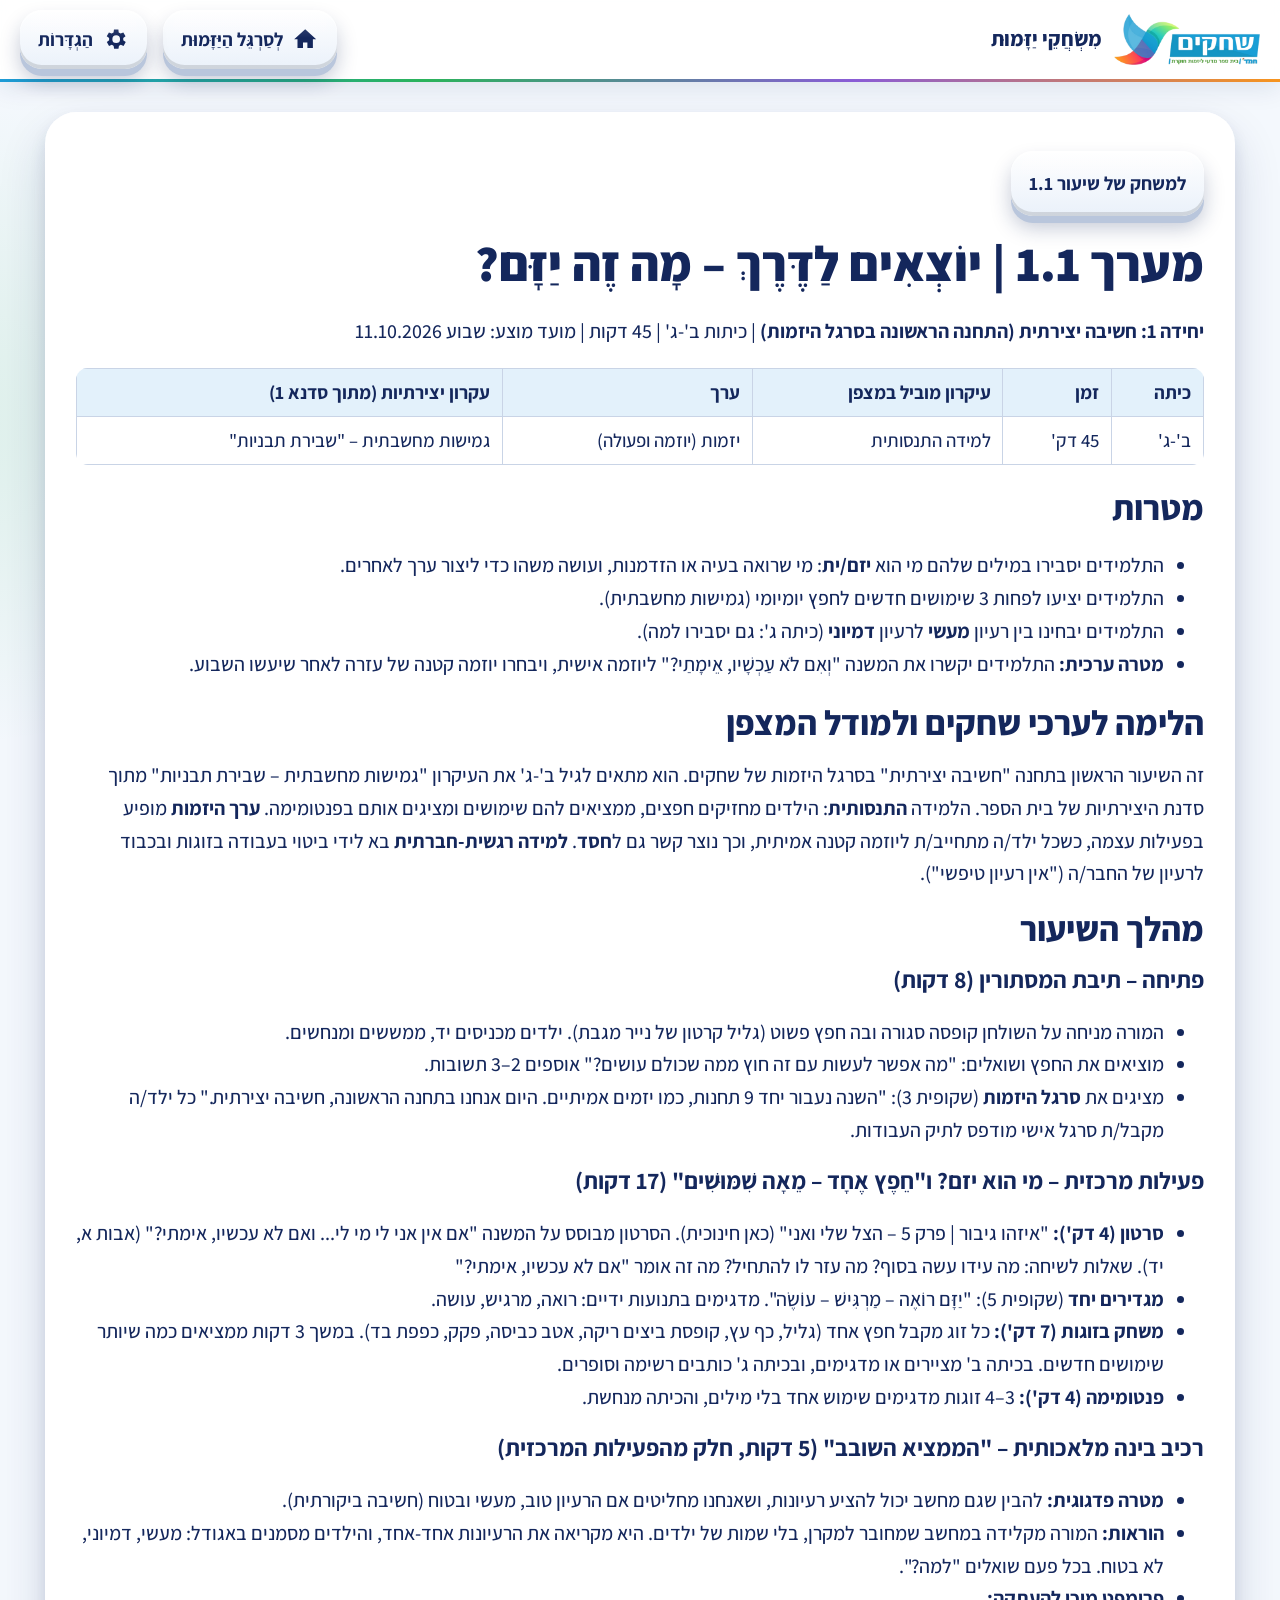
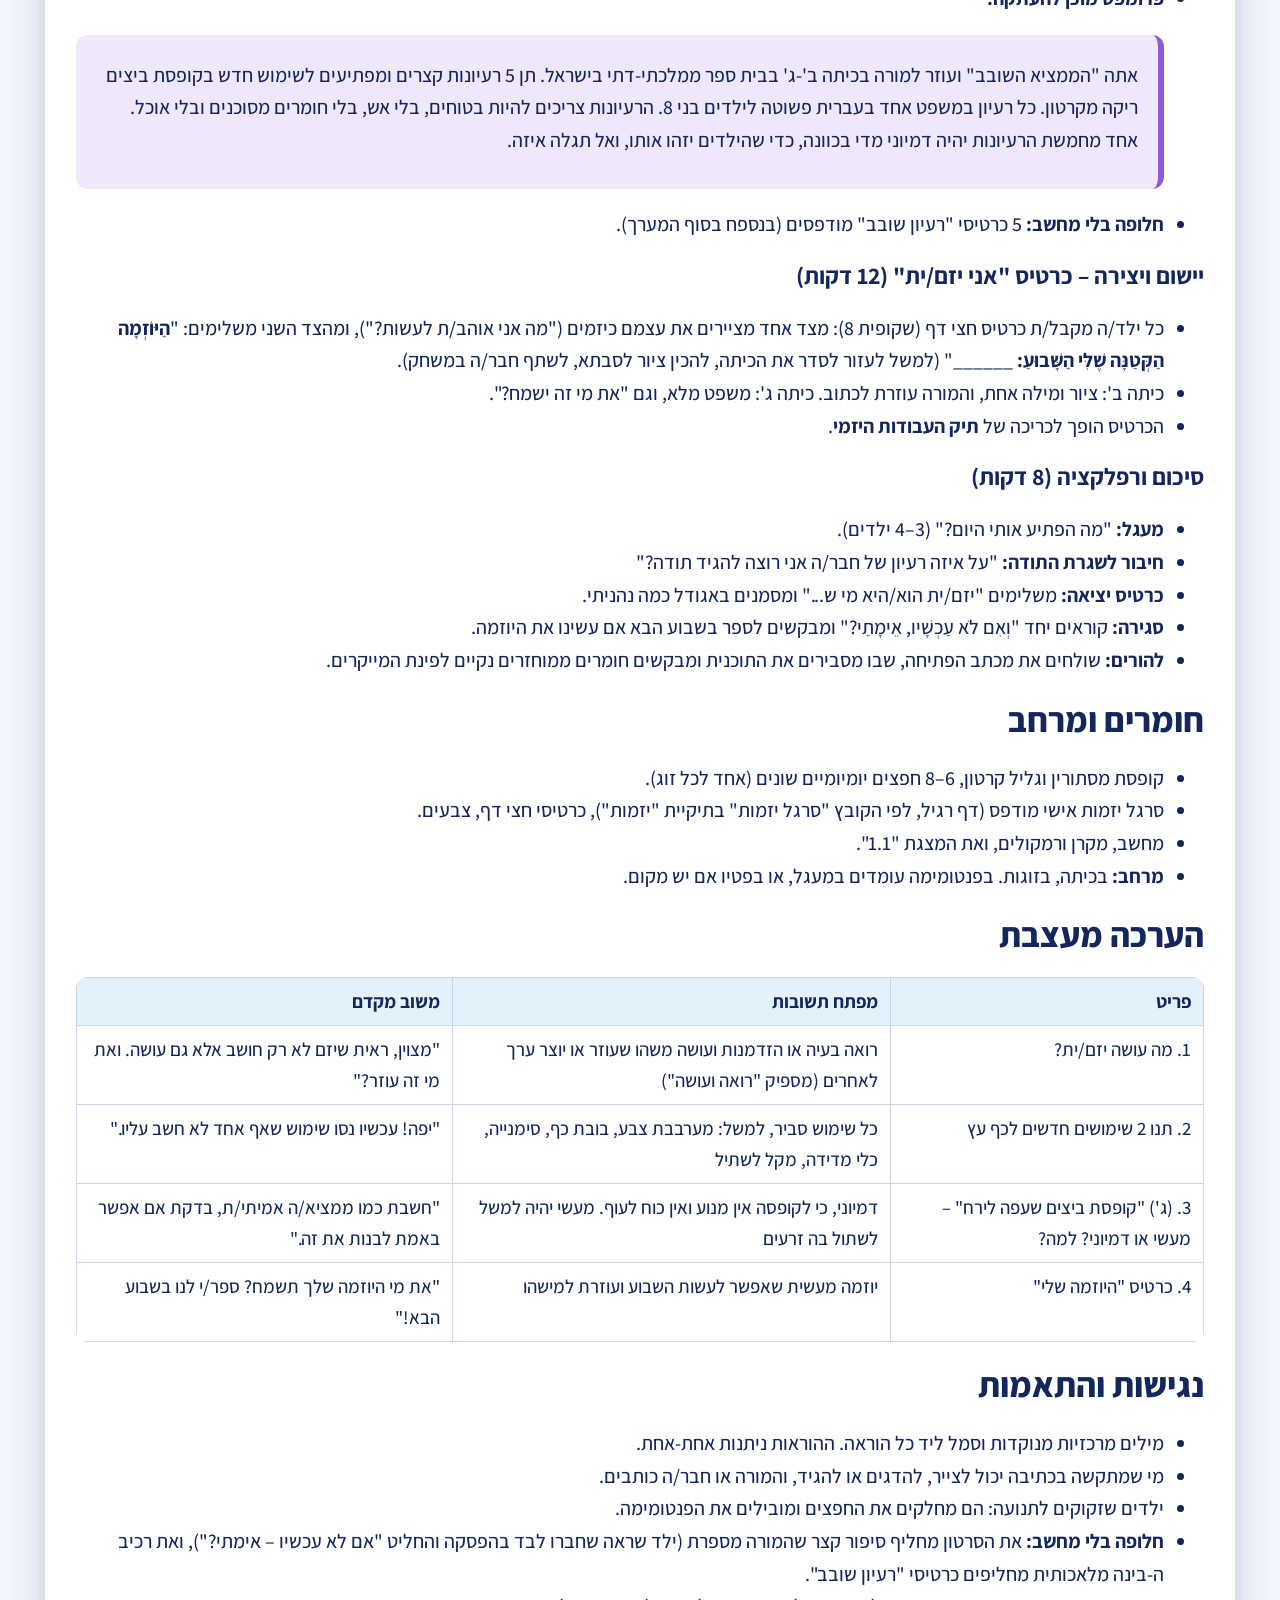
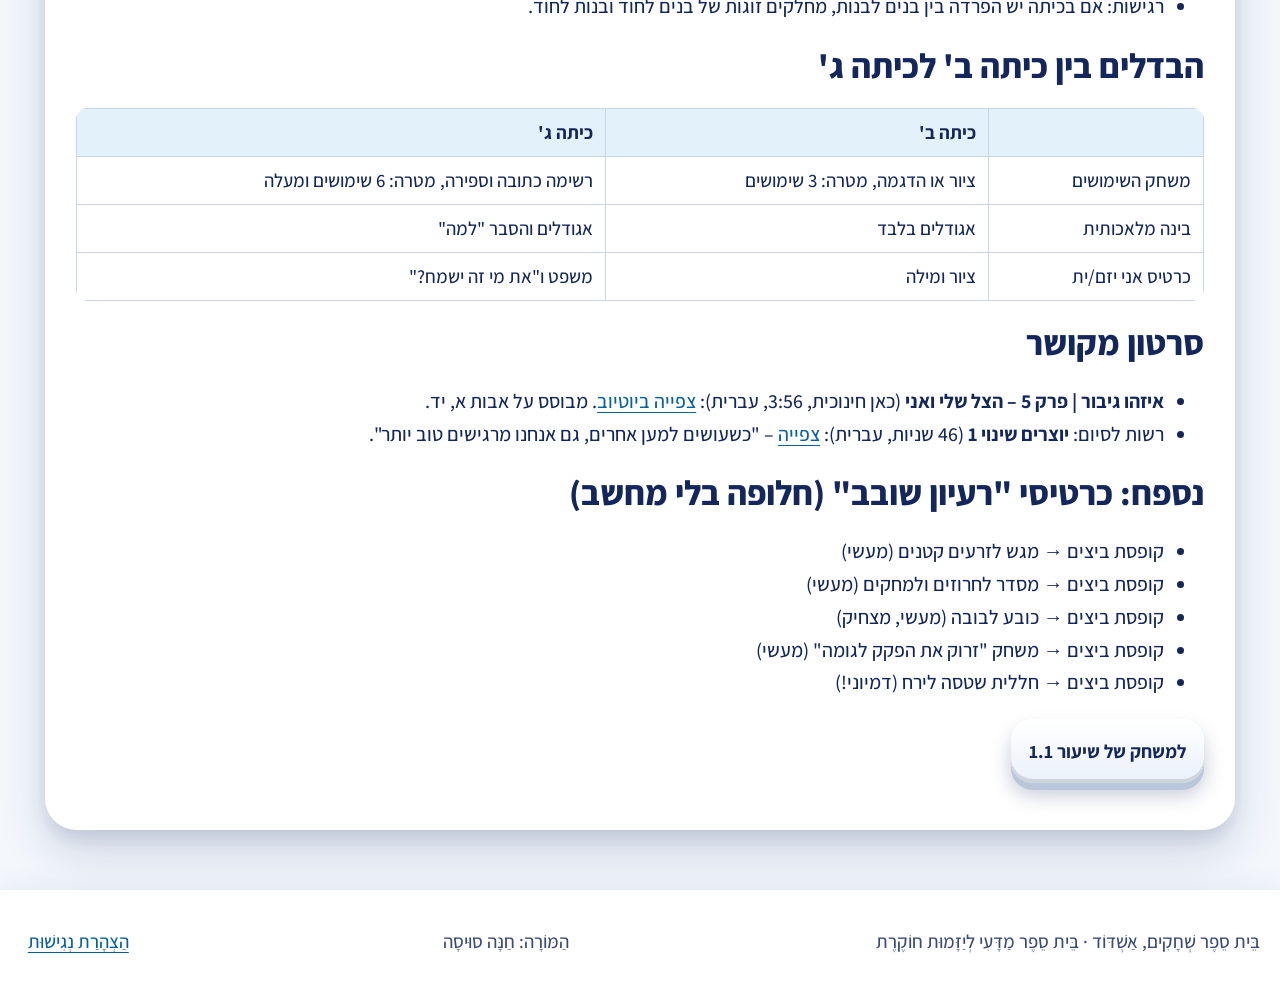
<file: teacher/lesson-1-1.html>
<!doctype html>
<html lang="he" dir="rtl">
<head>
<meta charset="utf-8">
<meta name="viewport" content="width=device-width, initial-scale=1">
<title>מערך שיעור 1.1 | משחקי יזמות – שחקים</title>
<meta name="description" content="משחקי יזמות לכיתות ב׳–ג׳ – בית ספר שחקים, אשדוד">
<meta name="theme-color" content="#0a5fa0">
<link rel="icon" href="../assets/favicon.svg" type="image/svg+xml">
<link rel="stylesheet" href="../css/style.css">
<script src="../js/common.js"></script>
<script src="../js/art.js"></script>

</head>
<body data-root="../" class="doc">
<a class="skip" href="#main">דִּלּוּג לַתּוֹכֶן הָרָאשִׁי</a>
<header class="topbar"><div class="wrap">
<a class="brand" href="../index.html"><img src="../assets/shhakim-logo.png" alt="שחקים – בית ספר מדעי ליזמות חוקרת – לדף הבית" width="900" height="318"><span>מִשְׂחֲקֵי יַזָּמוּת</span></a>
<span class="spacer"></span><a class="btn light small" href="../index.html"><svg viewBox="0 0 24 24" aria-hidden="true" focusable="false"><path fill="currentColor" d="M12 3 2 12h3v8h5v-5h4v5h5v-8h3z"/></svg><span>לְסַרְגֵּל הַיַּזָּמוּת</span></a>
</div></header>
<main id="main" tabindex="-1">
<article class="lesson-doc surface wrap"><p><a class="btn light small" href="../games/1-chefetz.html">למשחק של שיעור 1.1</a></p><h1>מערך 1.1 | יוֹצְאִים לַדֶּרֶךְ – מָה זֶה יַזָּם?</h1>
<p><strong>יחידה 1: חשיבה יצירתית (התחנה הראשונה בסרגל היזמות)</strong> | כיתות ב'-ג' | 45 דקות | מועד מוצע: שבוע 11.10.2026</p>
<div class="table-wrap" role="region" aria-label="טבלה 1" tabindex="0"><table>
<thead>
<tr>
<th>כיתה</th>
<th>זמן</th>
<th>עיקרון מוביל במצפן</th>
<th>ערך</th>
<th>עקרון יצירתיות (מתוך סדנא 1)</th>
</tr>
</thead>
<tbody>
<tr>
<td>ב'-ג'</td>
<td>45 דק'</td>
<td>למידה התנסותית</td>
<td>יזמות (יוזמה ופעולה)</td>
<td>גמישות מחשבתית – "שבירת תבניות"</td>
</tr>
</tbody>
</table></div>
<h2>מטרות</h2>
<ul>
<li>התלמידים יסבירו במילים שלהם מי הוא <strong>יזם/ית</strong>: מי שרואה בעיה או הזדמנות, ועושה משהו כדי ליצור ערך לאחרים.</li>
<li>התלמידים יציעו לפחות 3 שימושים חדשים לחפץ יומיומי (גמישות מחשבתית).</li>
<li>התלמידים יבחינו בין רעיון <strong>מעשי</strong> לרעיון <strong>דמיוני</strong> (כיתה ג': גם יסבירו למה).</li>
<li><strong>מטרה ערכית:</strong> התלמידים יקשרו את המשנה "וְאִם לֹא עַכְשָׁיו, אֵימָתַי?" ליוזמה אישית, ויבחרו יוזמה קטנה של עזרה לאחר שיעשו השבוע.</li>
</ul>
<h2>הלימה לערכי שחקים ולמודל המצפן</h2>
<p>זה השיעור הראשון בתחנה "חשיבה יצירתית" בסרגל היזמות של שחקים. הוא מתאים לגיל ב'-ג' את העיקרון "גמישות מחשבתית – שבירת תבניות" מתוך סדנת היצירתיות של בית הספר. הלמידה <strong>התנסותית</strong>: הילדים מחזיקים חפצים, ממציאים להם שימושים ומציגים אותם בפנטומימה. <strong>ערך היזמות</strong> מופיע בפעילות עצמה, כשכל ילד/ה מתחייב/ת ליוזמה קטנה אמיתית, וכך נוצר קשר גם ל<strong>חסד</strong>. <strong>למידה רגשית-חברתית</strong> בא לידי ביטוי בעבודה בזוגות ובכבוד לרעיון של החבר/ה ("אין רעיון טיפשי").</p>
<h2>מהלך השיעור</h2>
<h3>פתיחה – תיבת המסתורין (8 דקות)</h3>
<ul>
<li>המורה מניחה על השולחן קופסה סגורה ובה חפץ פשוט (גליל קרטון של נייר מגבת). ילדים מכניסים יד, ממששים ומנחשים.</li>
<li>מוציאים את החפץ ושואלים: "מה אפשר לעשות עם זה חוץ ממה שכולם עושים?" אוספים 2–3 תשובות.</li>
<li>מציגים את <strong>סרגל היזמות</strong> (שקופית 3): "השנה נעבור יחד 9 תחנות, כמו יזמים אמיתיים. היום אנחנו בתחנה הראשונה, חשיבה יצירתית." כל ילד/ה מקבל/ת סרגל אישי מודפס לתיק העבודות.</li>
</ul>
<h3>פעילות מרכזית – מי הוא יזם? ו"חֵפֶץ אֶחָד – מֵאָה שִׁמּוּשִׁים" (17 דקות)</h3>
<ul>
<li><strong>סרטון (4 דק'):</strong> "איזהו גיבור | פרק 5 – הצל שלי ואני" (כאן חינוכית). הסרטון מבוסס על המשנה "אם אין אני לי מי לי... ואם לא עכשיו, אימתי?" (אבות א, יד). שאלות לשיחה: מה עידו עשה בסוף? מה עזר לו להתחיל? מה זה אומר "אם לא עכשיו, אימתי?"</li>
<li><strong>מגדירים יחד</strong> (שקופית 5): "יַזָּם רוֹאֶה – מַרְגִּישׁ – עוֹשֶׂה". מדגימים בתנועות ידיים:  רואה,  מרגיש,  עושה.</li>
<li><strong>משחק בזוגות (7 דק'):</strong> כל זוג מקבל חפץ אחד (גליל, כף עץ, קופסת ביצים ריקה, אטב כביסה, פקק, כפפת בד). במשך 3 דקות ממציאים כמה שיותר שימושים חדשים. בכיתה ב' מציירים או מדגימים, ובכיתה ג' כותבים רשימה וסופרים.</li>
<li><strong>פנטומימה (4 דק'):</strong> 3–4 זוגות מדגימים שימוש אחד בלי מילים, והכיתה מנחשת.</li>
</ul>
<h3>רכיב בינה מלאכותית – "הממציא השובב" (5 דקות, חלק מהפעילות המרכזית)</h3>
<ul>
<li><strong>מטרה פדגוגית:</strong> להבין שגם מחשב יכול להציע רעיונות, ושאנחנו מחליטים אם הרעיון טוב, מעשי ובטוח (חשיבה ביקורתית).</li>
<li><strong>הוראות:</strong> המורה מקלידה במחשב שמחובר למקרן, בלי שמות של ילדים. היא מקריאה את הרעיונות אחד-אחד, והילדים מסמנים באגודל:  מעשי,  דמיוני,  לא בטוח. בכל פעם שואלים "למה?".</li>
<li><strong>פרומפט מוכן להעתקה:</strong><blockquote>
<p>אתה "הממציא השובב" ועוזר למורה בכיתה ב'-ג' בבית ספר ממלכתי-דתי בישראל. תן 5 רעיונות קצרים ומפתיעים לשימוש חדש בקופסת ביצים ריקה מקרטון. כל רעיון במשפט אחד בעברית פשוטה לילדים בני 8. הרעיונות צריכים להיות בטוחים, בלי אש, בלי חומרים מסוכנים ובלי אוכל. אחד מחמשת הרעיונות יהיה דמיוני מדי בכוונה, כדי שהילדים יזהו אותו, ואל תגלה איזה.</p>
</blockquote>
</li>
<li><strong>חלופה בלי מחשב:</strong> 5 כרטיסי "רעיון שובב" מודפסים (בנספח בסוף המערך).</li>
</ul>
<h3>יישום ויצירה – כרטיס "אני יזם/ית" (12 דקות)</h3>
<ul>
<li>כל ילד/ה מקבל/ת כרטיס חצי דף (שקופית 8): מצד אחד מציירים את עצמם כיזמים ("מה אני אוהב/ת לעשות?"), ומהצד השני משלימים: "<strong>הַיּוֹזְמָה הַקְּטַנָּה שֶׁלִּי הַשָּׁבוּעַ:</strong> ______" (למשל לעזור לסדר את הכיתה, להכין ציור לסבתא, לשתף חבר/ה במשחק).</li>
<li>כיתה ב': ציור ומילה אחת, והמורה עוזרת לכתוב. כיתה ג': משפט מלא, וגם "את מי זה ישמח?".</li>
<li>הכרטיס הופך לכריכה של <strong>תיק העבודות היזמי</strong>.</li>
</ul>
<h3>סיכום ורפלקציה (8 דקות)</h3>
<ul>
<li><strong>מעגל:</strong> "מה הפתיע אותי היום?" (3–4 ילדים).</li>
<li><strong>חיבור לשגרת התודה:</strong> "על איזה רעיון של חבר/ה אני רוצה להגיד תודה?"</li>
<li><strong>כרטיס יציאה:</strong> משלימים "יזם/ית הוא/היא מי ש..." ומסמנים באגודל כמה נהניתי.</li>
<li><strong>סגירה:</strong> קוראים יחד "וְאִם לֹא עַכְשָׁיו, אֵימָתַי?" ומבקשים לספר בשבוע הבא אם עשינו את היוזמה.</li>
<li><strong>להורים:</strong> שולחים את מכתב הפתיחה, שבו מסבירים את התוכנית ומבקשים חומרים ממוחזרים נקיים לפינת המייקרים.</li>
</ul>
<h2>חומרים ומרחב</h2>
<ul>
<li>קופסת מסתורין וגליל קרטון, 6–8 חפצים יומיומיים שונים (אחד לכל זוג).</li>
<li>סרגל יזמות אישי מודפס (דף רגיל, לפי הקובץ "סרגל יזמות" בתיקיית "יזמות"), כרטיסי חצי דף, צבעים.</li>
<li>מחשב, מקרן ורמקולים, ואת המצגת "1.1".</li>
<li><strong>מרחב:</strong> בכיתה, בזוגות. בפנטומימה עומדים במעגל, או בפטיו אם יש מקום.</li>
</ul>
<h2>הערכה מעצבת</h2>
<div class="table-wrap" role="region" aria-label="טבלה 2" tabindex="0"><table>
<thead>
<tr>
<th>פריט</th>
<th>מפתח תשובות</th>
<th>משוב מקדם</th>
</tr>
</thead>
<tbody>
<tr>
<td>1. מה עושה יזם/ית?</td>
<td>רואה בעיה או הזדמנות ועושה משהו שעוזר או יוצר ערך לאחרים (מספיק "רואה ועושה")</td>
<td>"מצוין, ראית שיזם לא רק חושב אלא גם עושה. ואת מי זה עוזר?"</td>
</tr>
<tr>
<td>2. תנו 2 שימושים חדשים לכף עץ</td>
<td>כל שימוש סביר, למשל: מערבבת צבע, בובת כף, סימנייה, כלי מדידה, מקל לשתיל</td>
<td>"יפה! עכשיו נסו שימוש שאף אחד לא חשב עליו."</td>
</tr>
<tr>
<td>3. (ג') "קופסת ביצים שעפה לירח" – מעשי או דמיוני? למה?</td>
<td>דמיוני, כי לקופסה אין מנוע ואין כוח לעוף. מעשי יהיה למשל לשתול בה זרעים</td>
<td>"חשבת כמו ממציא/ה אמיתי/ת, בדקת אם אפשר באמת לבנות את זה."</td>
</tr>
<tr>
<td>4. כרטיס "היוזמה שלי"</td>
<td>יוזמה מעשית שאפשר לעשות השבוע ועוזרת למישהו</td>
<td>"את מי היוזמה שלך תשמח? ספר/י לנו בשבוע הבא!"</td>
</tr>
</tbody>
</table></div>
<h2>נגישות והתאמות</h2>
<ul>
<li>מילים מרכזיות מנוקדות וסמל ליד כל הוראה. ההוראות ניתנות אחת-אחת.</li>
<li>מי שמתקשה בכתיבה יכול לצייר, להדגים או להגיד, והמורה או חבר/ה כותבים.</li>
<li>ילדים שזקוקים לתנועה: הם מחלקים את החפצים ומובילים את הפנטומימה.</li>
<li><strong>חלופה בלי מחשב:</strong> את הסרטון מחליף סיפור קצר שהמורה מספרת (ילד שראה שחברו לבד בהפסקה והחליט "אם לא עכשיו – אימתי?"), ואת רכיב ה-בינה מלאכותית מחליפים כרטיסי "רעיון שובב".</li>
<li>רגישות: אם בכיתה יש הפרדה בין בנים לבנות, מחלקים זוגות של בנים לחוד ובנות לחוד.</li>
</ul>
<h2>הבדלים בין כיתה ב' לכיתה ג'</h2>
<div class="table-wrap" role="region" aria-label="טבלה 3" tabindex="0"><table>
<thead>
<tr>
<th><span class="sr-only">נושא</span></th>
<th>כיתה ב'</th>
<th>כיתה ג'</th>
</tr>
</thead>
<tbody>
<tr>
<td>משחק השימושים</td>
<td>ציור או הדגמה, מטרה: 3 שימושים</td>
<td>רשימה כתובה וספירה, מטרה: 6 שימושים ומעלה</td>
</tr>
<tr>
<td>בינה מלאכותית</td>
<td>אגודלים בלבד</td>
<td>אגודלים והסבר "למה"</td>
</tr>
<tr>
<td>כרטיס אני יזם/ית</td>
<td>ציור ומילה</td>
<td>משפט ו"את מי זה ישמח?"</td>
</tr>
</tbody>
</table></div>
<h2>סרטון מקושר</h2>
<ul>
<li><strong>איזהו גיבור | פרק 5 – הצל שלי ואני</strong> (כאן חינוכית, 3:56, עברית): <a target="_blank" rel="noopener" href="https://www.youtube.com/watch?v=79mysbve0O8">צפייה ביוטיוב</a>. מבוסס על אבות א, יד.</li>
<li>רשות לסיום: <strong>יוצרים שינוי 1</strong> (46 שניות, עברית): <a target="_blank" rel="noopener" href="https://www.youtube.com/watch?v=SE2TR0evHTc">צפייה</a> – "כשעושים למען אחרים, גם אנחנו מרגישים טוב יותר".</li>
</ul>
<h2>נספח: כרטיסי "רעיון שובב" (חלופה בלי מחשב)</h2>
<ul>
<li>קופסת ביצים → מגש לזרעים קטנים (מעשי)</li>
<li>קופסת ביצים → מסדר לחרוזים ולמחקים (מעשי)</li>
<li>קופסת ביצים → כובע לבובה (מעשי, מצחיק)</li>
<li>קופסת ביצים → משחק "זרוק את הפקק לגומה" (מעשי)</li>
<li>קופסת ביצים → חללית שטסה לירח (דמיוני!)</li>
</ul><p><a class="btn light small" href="../games/1-chefetz.html">למשחק של שיעור 1.1</a></p></article>
</main>
<footer class="site-foot"><div class="wrap">
<span>בֵּית סֵפֶר שְׁחָקִים, אַשְׁדּוֹד · בֵּית סֵפֶר מַדָּעִי לְיַזָּמוּת חוֹקֶרֶת</span>
<span>הַמּוֹרָה: חַנָּה סוּיסָה</span>
<a href="../negishut.html">הַצְהָרַת נְגִישׁוּת</a>
</div></footer>
<div id="sr-live" class="sr-only" aria-live="polite" aria-atomic="true"></div>
</body>
</html>
</file>
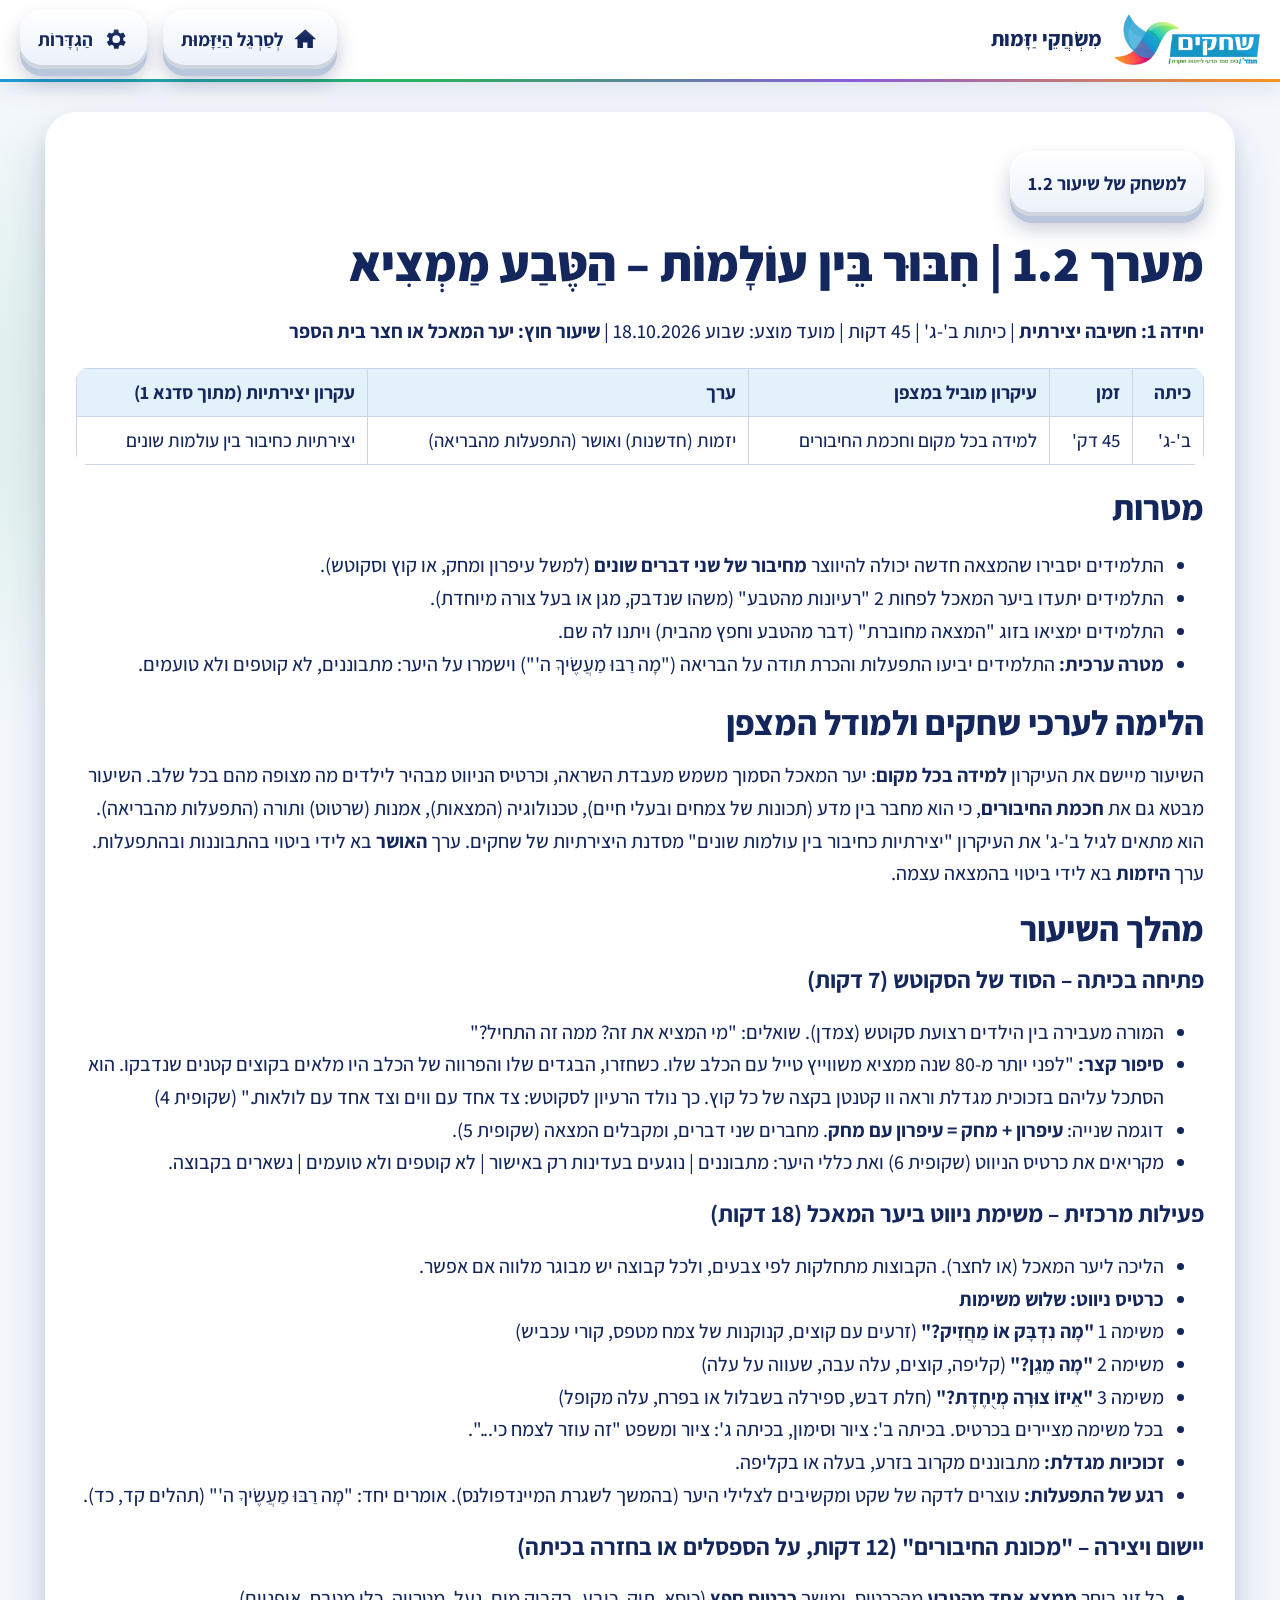
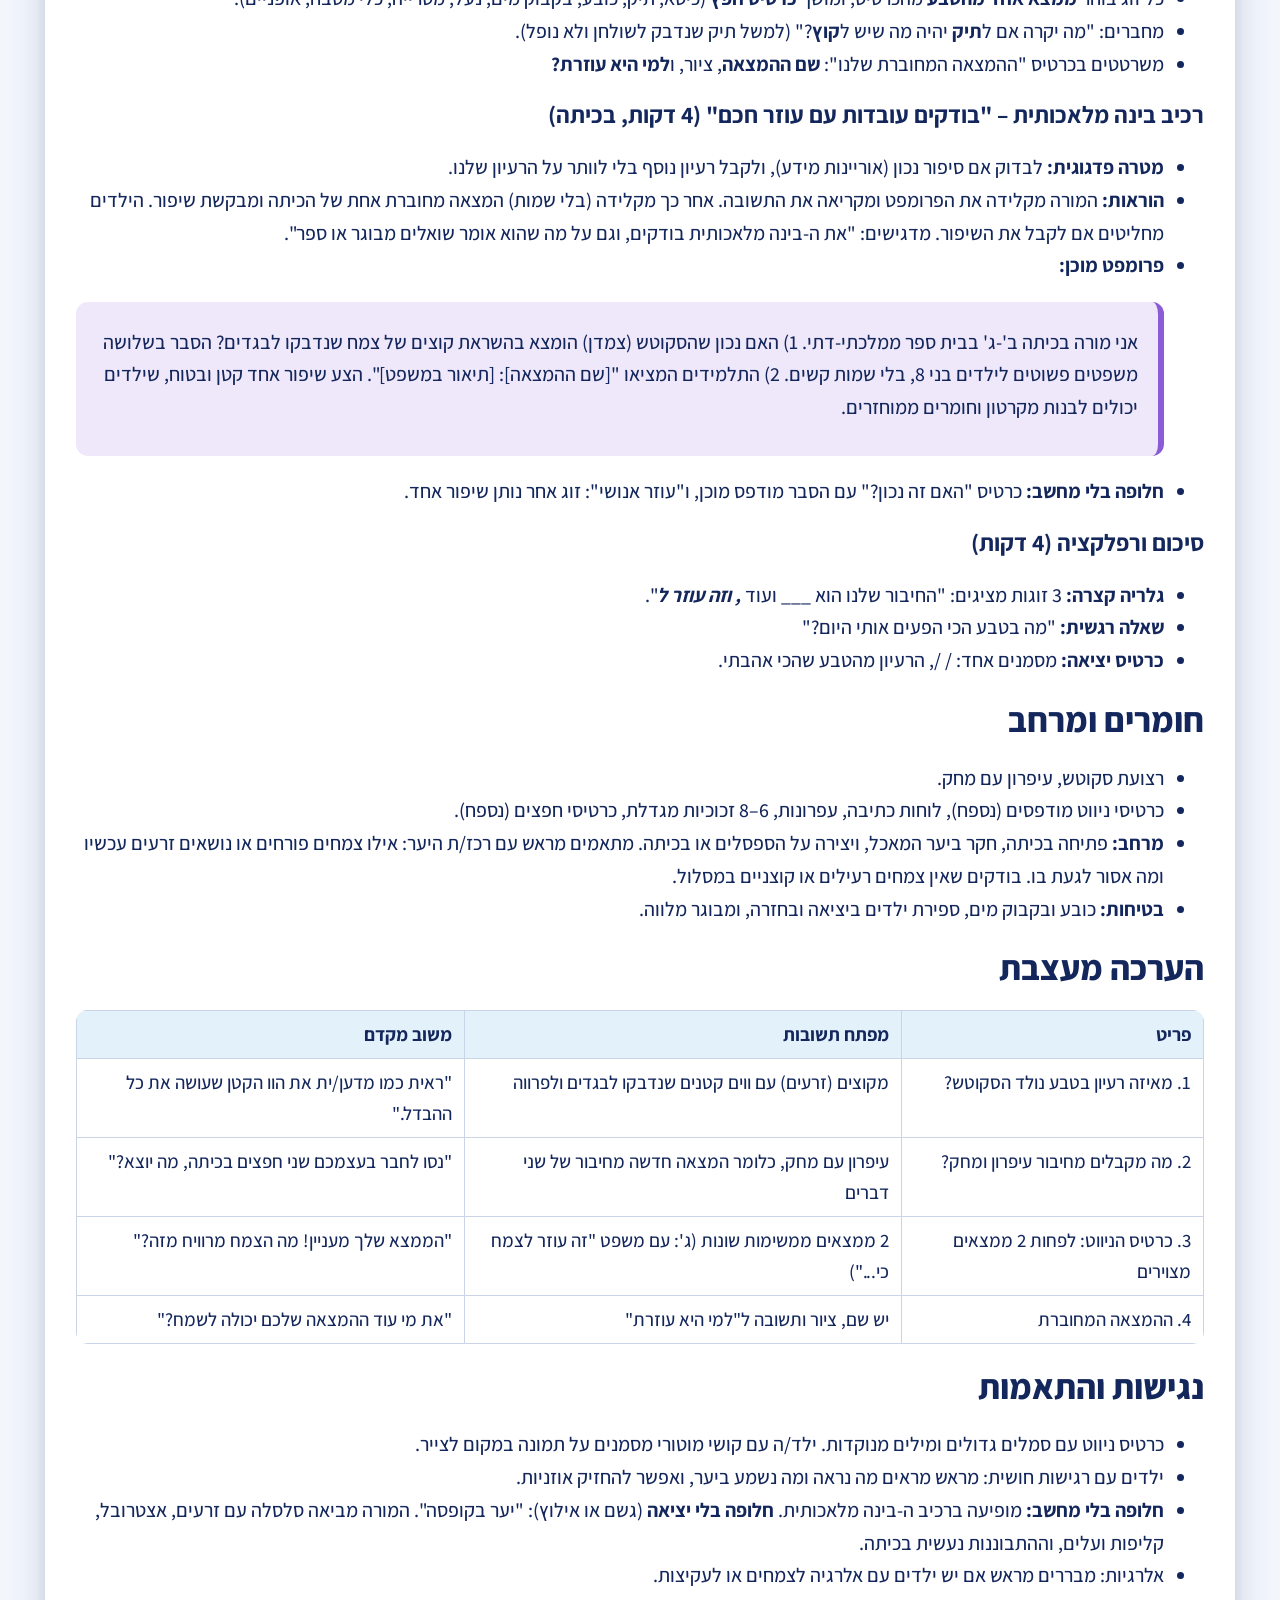
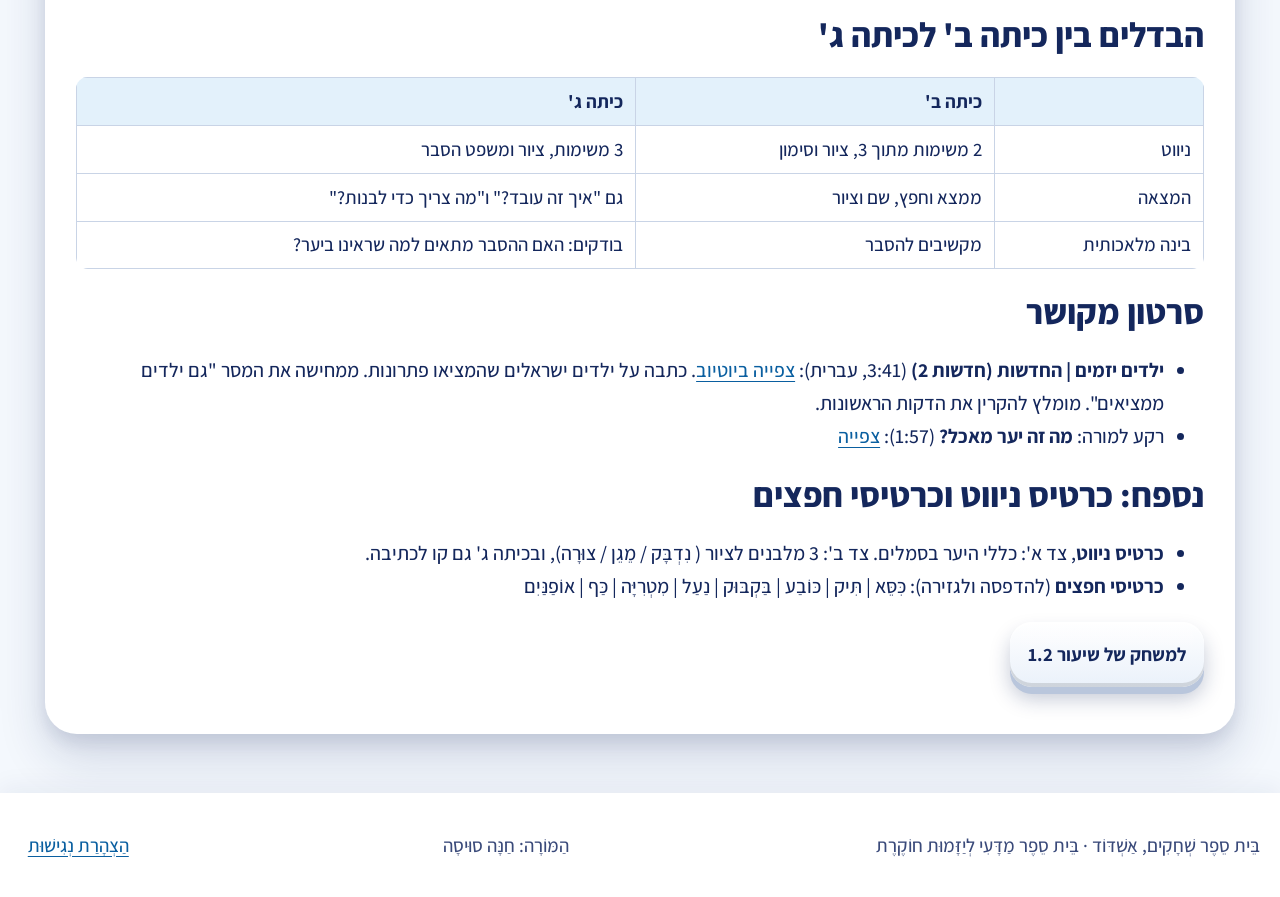
<file: teacher/lesson-1-2.html>
<!doctype html>
<html lang="he" dir="rtl">
<head>
<meta charset="utf-8">
<meta name="viewport" content="width=device-width, initial-scale=1">
<title>מערך שיעור 1.2 | משחקי יזמות – שחקים</title>
<meta name="description" content="משחקי יזמות לכיתות ב׳–ג׳ – בית ספר שחקים, אשדוד">
<meta name="theme-color" content="#0a5fa0">
<link rel="icon" href="../assets/favicon.svg" type="image/svg+xml">
<link rel="stylesheet" href="../css/style.css">
<script src="../js/common.js"></script>
<script src="../js/art.js"></script>

</head>
<body data-root="../" class="doc">
<a class="skip" href="#main">דִּלּוּג לַתּוֹכֶן הָרָאשִׁי</a>
<header class="topbar"><div class="wrap">
<a class="brand" href="../index.html"><img src="../assets/shhakim-logo.png" alt="שחקים – בית ספר מדעי ליזמות חוקרת – לדף הבית" width="900" height="318"><span>מִשְׂחֲקֵי יַזָּמוּת</span></a>
<span class="spacer"></span><a class="btn light small" href="../index.html"><svg viewBox="0 0 24 24" aria-hidden="true" focusable="false"><path fill="currentColor" d="M12 3 2 12h3v8h5v-5h4v5h5v-8h3z"/></svg><span>לְסַרְגֵּל הַיַּזָּמוּת</span></a>
</div></header>
<main id="main" tabindex="-1">
<article class="lesson-doc surface wrap"><p><a class="btn light small" href="../games/2-hateva-mamtzi.html">למשחק של שיעור 1.2</a></p><h1>מערך 1.2 | חִבּוּר בֵּין עוֹלָמוֹת – הַטֶּבַע מַמְצִיא</h1>
<p><strong>יחידה 1: חשיבה יצירתית</strong> | כיתות ב'-ג' | 45 דקות | מועד מוצע: שבוע 18.10.2026 | <strong>שיעור חוץ: יער המאכל או חצר בית הספר</strong></p>
<div class="table-wrap" role="region" aria-label="טבלה 1" tabindex="0"><table>
<thead>
<tr>
<th>כיתה</th>
<th>זמן</th>
<th>עיקרון מוביל במצפן</th>
<th>ערך</th>
<th>עקרון יצירתיות (מתוך סדנא 1)</th>
</tr>
</thead>
<tbody>
<tr>
<td>ב'-ג'</td>
<td>45 דק'</td>
<td>למידה בכל מקום וחכמת החיבורים</td>
<td>יזמות (חדשנות) ואושר (התפעלות מהבריאה)</td>
<td>יצירתיות כחיבור בין עולמות שונים</td>
</tr>
</tbody>
</table></div>
<h2>מטרות</h2>
<ul>
<li>התלמידים יסבירו שהמצאה חדשה יכולה להיווצר <strong>מחיבור של שני דברים שונים</strong> (למשל עיפרון ומחק, או קוץ וסקוטש).</li>
<li>התלמידים יתעדו ביער המאכל לפחות 2 "רעיונות מהטבע" (משהו שנדבק, מגן או בעל צורה מיוחדת).</li>
<li>התלמידים ימציאו בזוג "המצאה מחוברת" (דבר מהטבע וחפץ מהבית) ויתנו לה שם.</li>
<li><strong>מטרה ערכית:</strong> התלמידים יביעו התפעלות והכרת תודה על הבריאה ("מָה רַבּוּ מַעֲשֶׂיךָ ה'") וישמרו על היער: מתבוננים, לא קוטפים ולא טועמים.</li>
</ul>
<h2>הלימה לערכי שחקים ולמודל המצפן</h2>
<p>השיעור מיישם את העיקרון <strong>למידה בכל מקום</strong>: יער המאכל הסמוך משמש מעבדת השראה, וכרטיס הניווט מבהיר לילדים מה מצופה מהם בכל שלב. השיעור מבטא גם את <strong>חכמת החיבורים</strong>, כי הוא מחבר בין מדע (תכונות של צמחים ובעלי חיים), טכנולוגיה (המצאות), אמנות (שרטוט) ותורה (התפעלות מהבריאה). הוא מתאים לגיל ב'-ג' את העיקרון "יצירתיות כחיבור בין עולמות שונים" מסדנת היצירתיות של שחקים. ערך <strong>האושר</strong> בא לידי ביטוי בהתבוננות ובהתפעלות. ערך <strong>היזמות</strong> בא לידי ביטוי בהמצאה עצמה.</p>
<h2>מהלך השיעור</h2>
<h3>פתיחה בכיתה – הסוד של הסקוטש (7 דקות)</h3>
<ul>
<li>המורה מעבירה בין הילדים רצועת סקוטש (צמדן). שואלים: "מי המציא את זה? ממה זה התחיל?"</li>
<li><strong>סיפור קצר:</strong> "לפני יותר מ-80 שנה ממציא משווייץ טייל עם הכלב שלו. כשחזרו, הבגדים שלו והפרווה של הכלב היו מלאים בקוצים קטנים שנדבקו. הוא הסתכל עליהם בזכוכית מגדלת וראה וו קטנטן בקצה של כל קוץ. כך נולד הרעיון לסקוטש: צד אחד עם ווים וצד אחד עם לולאות." (שקופית 4)</li>
<li>דוגמה שנייה: <strong>עיפרון + מחק = עיפרון עם מחק</strong>. מחברים שני דברים, ומקבלים המצאה (שקופית 5).</li>
<li>מקריאים את כרטיס הניווט (שקופית 6) ואת כללי היער:  מתבוננים |  נוגעים בעדינות רק באישור |  לא קוטפים ולא טועמים |  נשארים בקבוצה.</li>
</ul>
<h3>פעילות מרכזית – משימת ניווט ביער המאכל (18 דקות)</h3>
<ul>
<li>הליכה ליער המאכל (או לחצר). הקבוצות מתחלקות לפי צבעים, ולכל קבוצה יש מבוגר מלווה אם אפשר.</li>
<li><strong>כרטיס ניווט: שלוש משימות</strong></li>
<li>משימה 1  <strong>"מָה נִדְבָּק אוֹ מַחֲזִיק?"</strong> (זרעים עם קוצים, קנוקנות של צמח מטפס, קורי עכביש)</li>
<li>משימה 2  <strong>"מָה מֵגֵן?"</strong> (קליפה, קוצים, עלה עבה, שעווה על עלה)</li>
<li>משימה 3  <strong>"אֵיזוֹ צוּרָה מְיֻחֶדֶת?"</strong> (חלת דבש, ספירלה בשבלול או בפרח, עלה מקופל)</li>
<li>בכל משימה מציירים בכרטיס. בכיתה ב': ציור וסימון, בכיתה ג': ציור ומשפט "זה עוזר לצמח כי...".</li>
<li><strong>זכוכיות מגדלת:</strong> מתבוננים מקרוב בזרע, בעלה או בקליפה.</li>
<li><strong>רגע של התפעלות:</strong> עוצרים לדקה של שקט ומקשיבים לצלילי היער (בהמשך לשגרת המיינדפולנס). אומרים יחד: "מָה רַבּוּ מַעֲשֶׂיךָ ה'" (תהלים קד, כד).</li>
</ul>
<h3>יישום ויצירה – "מכונת החיבורים" (12 דקות, על הספסלים או בחזרה בכיתה)</h3>
<ul>
<li>כל זוג בוחר <strong>ממצא אחד מהטבע</strong> מהכרטיס, ומושך <strong>כרטיס חפץ</strong> (כיסא, תיק, כובע, בקבוק מים, נעל, מטרייה, כלי מטבח, אופניים).</li>
<li>מחברים: "מה יקרה אם ל<strong>תיק</strong> יהיה מה שיש ל<strong>קוץ</strong>?" (למשל תיק שנדבק לשולחן ולא נופל).</li>
<li>משרטטים בכרטיס "ההמצאה המחוברת שלנו": <strong>שם ההמצאה</strong>, ציור, ו<strong>למי היא עוזרת?</strong></li>
</ul>
<h3>רכיב בינה מלאכותית – "בודקים עובדות עם עוזר חכם" (4 דקות, בכיתה)</h3>
<ul>
<li><strong>מטרה פדגוגית:</strong> לבדוק אם סיפור נכון (אוריינות מידע), ולקבל רעיון נוסף בלי לוותר על הרעיון שלנו.</li>
<li><strong>הוראות:</strong> המורה מקלידה את הפרומפט ומקריאה את התשובה. אחר כך מקלידה (בלי שמות) המצאה מחוברת אחת של הכיתה ומבקשת שיפור. הילדים מחליטים אם לקבל את השיפור. מדגישים: "את ה-בינה מלאכותית בודקים, וגם על מה שהוא אומר שואלים מבוגר או ספר".</li>
<li><strong>פרומפט מוכן:</strong><blockquote>
<p>אני מורה בכיתה ב'-ג' בבית ספר ממלכתי-דתי. 1) האם נכון שהסקוטש (צמדן) הומצא בהשראת קוצים של צמח שנדבקו לבגדים? הסבר בשלושה משפטים פשוטים לילדים בני 8, בלי שמות קשים. 2) התלמידים המציאו "[שם ההמצאה]: [תיאור במשפט]". הצע שיפור אחד קטן ובטוח, שילדים יכולים לבנות מקרטון וחומרים ממוחזרים.</p>
</blockquote>
</li>
<li><strong>חלופה בלי מחשב:</strong> כרטיס "האם זה נכון?" עם הסבר מודפס מוכן, ו"עוזר אנושי": זוג אחר נותן שיפור אחד.</li>
</ul>
<h3>סיכום ורפלקציה (4 דקות)</h3>
<ul>
<li><strong>גלריה קצרה:</strong> 3 זוגות מציגים: "החיבור שלנו הוא ___ ועוד <strong><em>, וזה עוזר ל</em></strong>".</li>
<li><strong>שאלה רגשית:</strong> "מה בטבע הכי הפעים אותי היום?"</li>
<li><strong>כרטיס יציאה:</strong> מסמנים אחד:  /  /, הרעיון מהטבע שהכי אהבתי.</li>
</ul>
<h2>חומרים ומרחב</h2>
<ul>
<li>רצועת סקוטש, עיפרון עם מחק.</li>
<li>כרטיסי ניווט מודפסים (נספח), לוחות כתיבה, עפרונות, 6–8 זכוכיות מגדלת, כרטיסי חפצים (נספח).</li>
<li><strong>מרחב:</strong> פתיחה בכיתה, חקר ביער המאכל, ויצירה על הספסלים או בכיתה. מתאמים מראש עם רכז/ת היער: אילו צמחים פורחים או נושאים זרעים עכשיו ומה אסור לגעת בו. בודקים שאין צמחים רעילים או קוצניים במסלול.</li>
<li><strong>בטיחות:</strong> כובע ובקבוק מים, ספירת ילדים ביציאה ובחזרה, ומבוגר מלווה.</li>
</ul>
<h2>הערכה מעצבת</h2>
<div class="table-wrap" role="region" aria-label="טבלה 2" tabindex="0"><table>
<thead>
<tr>
<th>פריט</th>
<th>מפתח תשובות</th>
<th>משוב מקדם</th>
</tr>
</thead>
<tbody>
<tr>
<td>1. מאיזה רעיון בטבע נולד הסקוטש?</td>
<td>מקוצים (זרעים) עם ווים קטנים שנדבקו לבגדים ולפרווה</td>
<td>"ראית כמו מדען/ית את הוו הקטן שעושה את כל ההבדל."</td>
</tr>
<tr>
<td>2. מה מקבלים מחיבור עיפרון ומחק?</td>
<td>עיפרון עם מחק, כלומר המצאה חדשה מחיבור של שני דברים</td>
<td>"נסו לחבר בעצמכם שני חפצים בכיתה, מה יוצא?"</td>
</tr>
<tr>
<td>3. כרטיס הניווט: לפחות 2 ממצאים מצוירים</td>
<td>2 ממצאים ממשימות שונות (ג': עם משפט "זה עוזר לצמח כי...")</td>
<td>"הממצא שלך מעניין! מה הצמח מרוויח מזה?"</td>
</tr>
<tr>
<td>4. ההמצאה המחוברת</td>
<td>יש שם, ציור ותשובה ל"למי היא עוזרת"</td>
<td>"את מי עוד ההמצאה שלכם יכולה לשמח?"</td>
</tr>
</tbody>
</table></div>
<h2>נגישות והתאמות</h2>
<ul>
<li>כרטיס ניווט עם סמלים גדולים ומילים מנוקדות. ילד/ה עם קושי מוטורי מסמנים  על תמונה במקום לצייר.</li>
<li>ילדים עם רגישות חושית: מראש מראים מה נראה ומה נשמע ביער, ואפשר להחזיק אוזניות.</li>
<li><strong>חלופה בלי מחשב:</strong> מופיעה ברכיב ה-בינה מלאכותית. <strong>חלופה בלי יציאה</strong> (גשם או אילוץ): "יער בקופסה". המורה מביאה סלסלה עם זרעים, אצטרובל, קליפות ועלים, וההתבוננות נעשית בכיתה.</li>
<li>אלרגיות: מבררים מראש אם יש ילדים עם אלרגיה לצמחים או לעקיצות.</li>
</ul>
<h2>הבדלים בין כיתה ב' לכיתה ג'</h2>
<div class="table-wrap" role="region" aria-label="טבלה 3" tabindex="0"><table>
<thead>
<tr>
<th><span class="sr-only">נושא</span></th>
<th>כיתה ב'</th>
<th>כיתה ג'</th>
</tr>
</thead>
<tbody>
<tr>
<td>ניווט</td>
<td>2 משימות מתוך 3, ציור וסימון</td>
<td>3 משימות, ציור ומשפט הסבר</td>
</tr>
<tr>
<td>המצאה</td>
<td>ממצא וחפץ, שם וציור</td>
<td>גם "איך זה עובד?" ו"מה צריך כדי לבנות?"</td>
</tr>
<tr>
<td>בינה מלאכותית</td>
<td>מקשיבים להסבר</td>
<td>בודקים: האם ההסבר מתאים למה שראינו ביער?</td>
</tr>
</tbody>
</table></div>
<h2>סרטון מקושר</h2>
<ul>
<li><strong>ילדים יזמים | החדשות (חדשות 2)</strong> (3:41, עברית): <a target="_blank" rel="noopener" href="https://www.youtube.com/watch?v=nJ5_whdnmZI">צפייה ביוטיוב</a>. כתבה על ילדים ישראלים שהמציאו פתרונות. ממחישה את המסר "גם ילדים ממציאים". מומלץ להקרין את הדקות הראשונות.</li>
<li>רקע למורה: <strong>מה זה יער מאכל?</strong> (1:57): <a target="_blank" rel="noopener" href="https://www.youtube.com/watch?v=d8tbcQKddxI">צפייה</a></li>
</ul>
<h2>נספח: כרטיס ניווט וכרטיסי חפצים</h2>
<ul>
<li><strong>כרטיס ניווט</strong>, צד א': כללי היער בסמלים. צד ב': 3 מלבנים לציור ( נִדְבָּק /  מֵגֵן /  צוּרָה), ובכיתה ג' גם קו לכתיבה.</li>
<li><strong>כרטיסי חפצים</strong> (להדפסה ולגזירה): כִּסֵּא | תִּיק | כּוֹבַע | בַּקְבּוּק | נַעַל | מִטְרִיָּה | כַּף | אוֹפַנַּיִם</li>
</ul><p><a class="btn light small" href="../games/2-hateva-mamtzi.html">למשחק של שיעור 1.2</a></p></article>
</main>
<footer class="site-foot"><div class="wrap">
<span>בֵּית סֵפֶר שְׁחָקִים, אַשְׁדּוֹד · בֵּית סֵפֶר מַדָּעִי לְיַזָּמוּת חוֹקֶרֶת</span>
<span>הַמּוֹרָה: חַנָּה סוּיסָה</span>
<a href="../negishut.html">הַצְהָרַת נְגִישׁוּת</a>
</div></footer>
<div id="sr-live" class="sr-only" aria-live="polite" aria-atomic="true"></div>
</body>
</html>
</file>
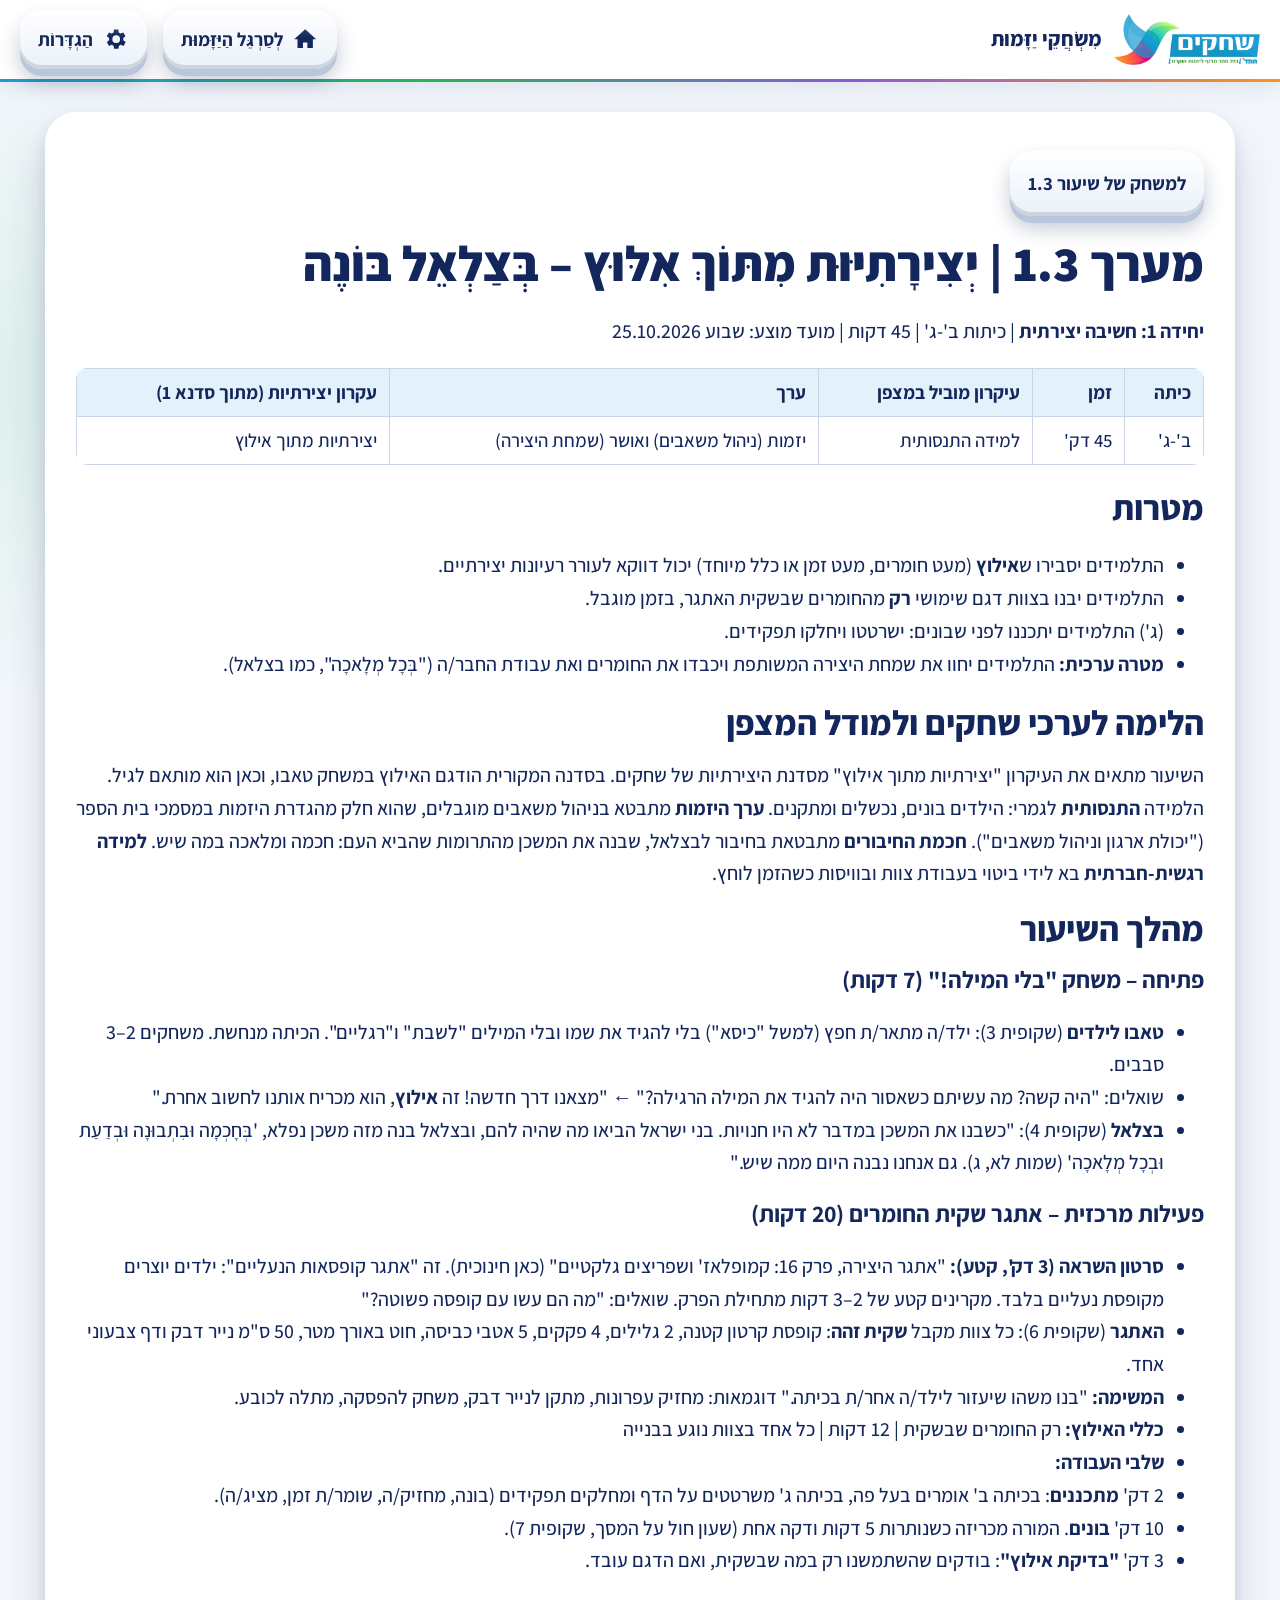
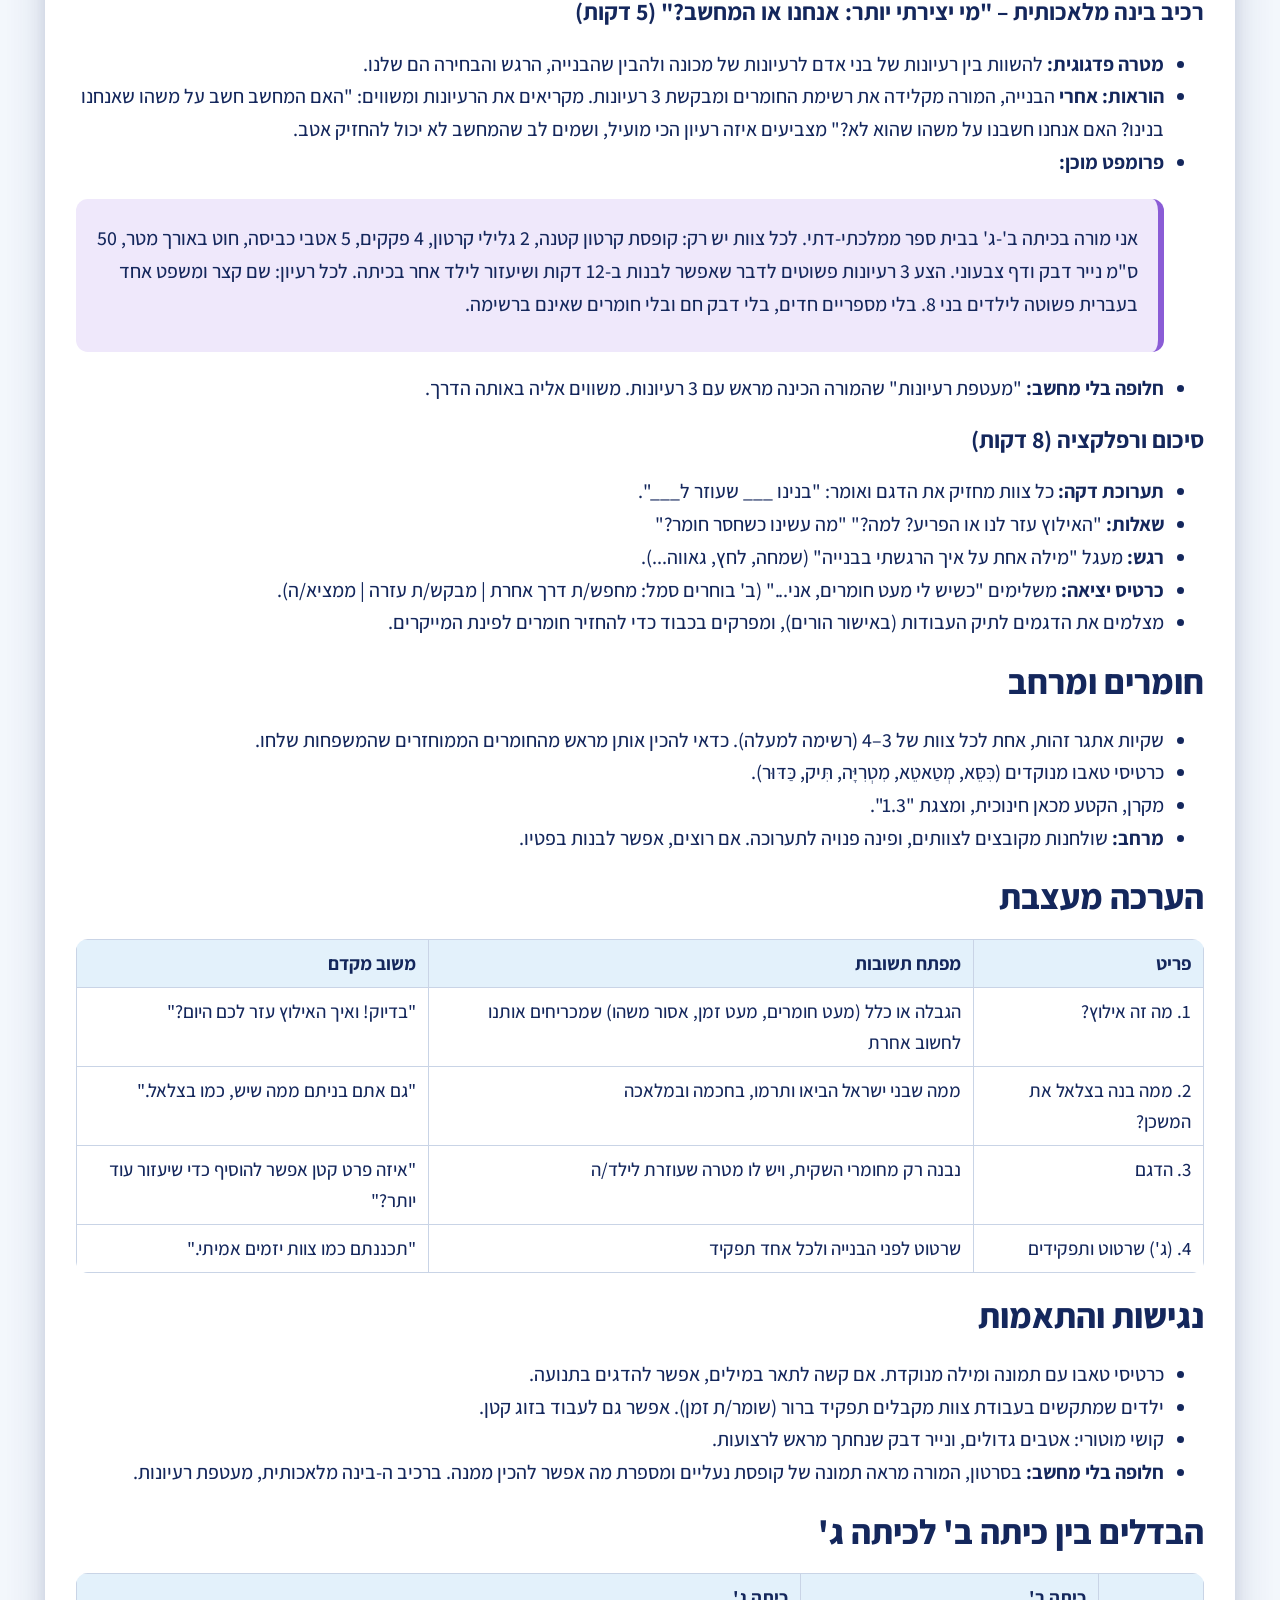
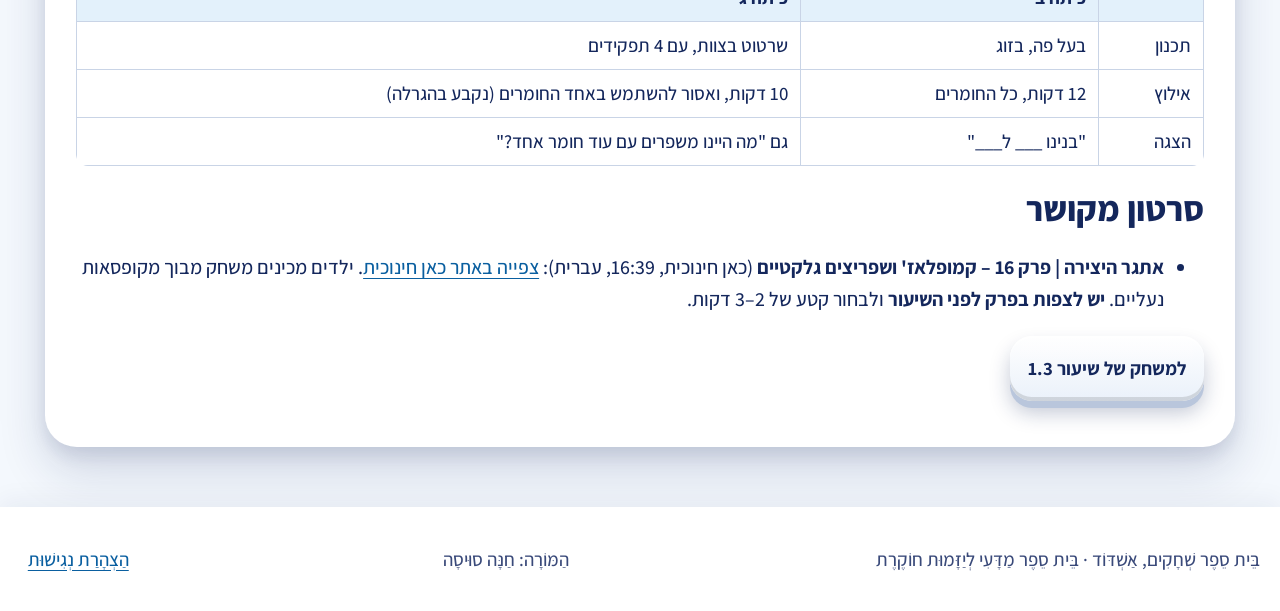
<file: teacher/lesson-1-3.html>
<!doctype html>
<html lang="he" dir="rtl">
<head>
<meta charset="utf-8">
<meta name="viewport" content="width=device-width, initial-scale=1">
<title>מערך שיעור 1.3 | משחקי יזמות – שחקים</title>
<meta name="description" content="משחקי יזמות לכיתות ב׳–ג׳ – בית ספר שחקים, אשדוד">
<meta name="theme-color" content="#0a5fa0">
<link rel="icon" href="../assets/favicon.svg" type="image/svg+xml">
<link rel="stylesheet" href="../css/style.css">
<script src="../js/common.js"></script>
<script src="../js/art.js"></script>

</head>
<body data-root="../" class="doc">
<a class="skip" href="#main">דִּלּוּג לַתּוֹכֶן הָרָאשִׁי</a>
<header class="topbar"><div class="wrap">
<a class="brand" href="../index.html"><img src="../assets/shhakim-logo.png" alt="שחקים – בית ספר מדעי ליזמות חוקרת – לדף הבית" width="900" height="318"><span>מִשְׂחֲקֵי יַזָּמוּת</span></a>
<span class="spacer"></span><a class="btn light small" href="../index.html"><svg viewBox="0 0 24 24" aria-hidden="true" focusable="false"><path fill="currentColor" d="M12 3 2 12h3v8h5v-5h4v5h5v-8h3z"/></svg><span>לְסַרְגֵּל הַיַּזָּמוּת</span></a>
</div></header>
<main id="main" tabindex="-1">
<article class="lesson-doc surface wrap"><p><a class="btn light small" href="../games/3-betzalel-bone.html">למשחק של שיעור 1.3</a></p><h1>מערך 1.3 | יְצִירָתִיּוּת מִתּוֹךְ אִלּוּץ – בְּצַלְאֵל בּוֹנֶה</h1>
<p><strong>יחידה 1: חשיבה יצירתית</strong> | כיתות ב'-ג' | 45 דקות | מועד מוצע: שבוע 25.10.2026</p>
<div class="table-wrap" role="region" aria-label="טבלה 1" tabindex="0"><table>
<thead>
<tr>
<th>כיתה</th>
<th>זמן</th>
<th>עיקרון מוביל במצפן</th>
<th>ערך</th>
<th>עקרון יצירתיות (מתוך סדנא 1)</th>
</tr>
</thead>
<tbody>
<tr>
<td>ב'-ג'</td>
<td>45 דק'</td>
<td>למידה התנסותית</td>
<td>יזמות (ניהול משאבים) ואושר (שמחת היצירה)</td>
<td>יצירתיות מתוך אילוץ</td>
</tr>
</tbody>
</table></div>
<h2>מטרות</h2>
<ul>
<li>התלמידים יסבירו ש<strong>אילוץ</strong> (מעט חומרים, מעט זמן או כלל מיוחד) יכול דווקא לעורר רעיונות יצירתיים.</li>
<li>התלמידים יבנו בצוות דגם שימושי <strong>רק</strong> מהחומרים שבשקית האתגר, בזמן מוגבל.</li>
<li>(ג') התלמידים יתכננו לפני שבונים: ישרטטו ויחלקו תפקידים.</li>
<li><strong>מטרה ערכית:</strong> התלמידים יחוו את שמחת היצירה המשותפת ויכבדו את החומרים ואת עבודת החבר/ה ("בְּכָל מְלָאכָה", כמו בצלאל).</li>
</ul>
<h2>הלימה לערכי שחקים ולמודל המצפן</h2>
<p>השיעור מתאים את העיקרון "יצירתיות מתוך אילוץ" מסדנת היצירתיות של שחקים. בסדנה המקורית הודגם האילוץ במשחק טאבו, וכאן הוא מותאם לגיל. הלמידה <strong>התנסותית</strong> לגמרי: הילדים בונים, נכשלים ומתקנים. <strong>ערך היזמות</strong> מתבטא בניהול משאבים מוגבלים, שהוא חלק מהגדרת היזמות במסמכי בית הספר ("יכולת ארגון וניהול משאבים"). <strong>חכמת החיבורים</strong> מתבטאת בחיבור לבצלאל, שבנה את המשכן מהתרומות שהביא העם: חכמה ומלאכה במה שיש. <strong>למידה רגשית-חברתית</strong> בא לידי ביטוי בעבודת צוות ובוויסות כשהזמן לוחץ.</p>
<h2>מהלך השיעור</h2>
<h3>פתיחה – משחק "בלי המילה!" (7 דקות)</h3>
<ul>
<li><strong>טאבו לילדים</strong> (שקופית 3): ילד/ה מתאר/ת חפץ (למשל "כיסא") בלי להגיד את שמו ובלי המילים "לשבת" ו"רגליים". הכיתה מנחשת. משחקים 2–3 סבבים.</li>
<li>שואלים: "היה קשה? מה עשיתם כשאסור היה להגיד את המילה הרגילה?" ← "מצאנו דרך חדשה! זה <strong>אילוץ</strong>, הוא מכריח אותנו לחשוב אחרת."</li>
<li><strong>בצלאל</strong> (שקופית 4): "כשבנו את המשכן במדבר לא היו חנויות. בני ישראל הביאו מה שהיה להם, ובצלאל בנה מזה משכן נפלא, 'בְּחָכְמָה וּבִתְבוּנָה וּבְדַעַת וּבְכָל מְלָאכָה' (שמות לא, ג). גם אנחנו נבנה היום ממה שיש."</li>
</ul>
<h3>פעילות מרכזית – אתגר שקית החומרים (20 דקות)</h3>
<ul>
<li><strong>סרטון השראה (3 דק', קטע):</strong> "אתגר היצירה, פרק 16: קמופלאז' ושפריצים גלקטיים" (כאן חינוכית). זה "אתגר קופסאות הנעליים": ילדים יוצרים מקופסת נעליים בלבד. מקרינים קטע של 2–3 דקות מתחילת הפרק. שואלים: "מה הם עשו עם קופסה פשוטה?"</li>
<li><strong>האתגר</strong> (שקופית 6): כל צוות מקבל <strong>שקית זהה</strong>: קופסת קרטון קטנה, 2 גלילים, 4 פקקים, 5 אטבי כביסה, חוט באורך מטר, 50 ס"מ נייר דבק ודף צבעוני אחד.</li>
<li><strong>המשימה:</strong> "בנו משהו שיעזור לילד/ה אחר/ת בכיתה." דוגמאות: מחזיק עפרונות, מתקן לנייר דבק, משחק להפסקה, מתלה לכובע.</li>
<li><strong>כללי האילוץ:</strong> רק החומרים שבשקית  | 12 דקות  | כל אחד בצוות נוגע בבנייה </li>
<li><strong>שלבי העבודה:</strong></li>
<li>2 דק' <strong>מתכננים</strong>: בכיתה ב' אומרים בעל פה, בכיתה ג' משרטטים על הדף ומחלקים תפקידים (בונה, מחזיק/ה, שומר/ת זמן, מציג/ה).</li>
<li>10 דק' <strong>בונים</strong>. המורה מכריזה כשנותרות 5 דקות ודקה אחת (שעון חול על המסך, שקופית 7).</li>
<li>3 דק' <strong>"בדיקת אילוץ"</strong>: בודקים שהשתמשנו רק במה שבשקית, ואם הדגם עובד.</li>
</ul>
<h3>רכיב בינה מלאכותית – "מי יצירתי יותר: אנחנו או המחשב?" (5 דקות)</h3>
<ul>
<li><strong>מטרה פדגוגית:</strong> להשוות בין רעיונות של בני אדם לרעיונות של מכונה ולהבין שהבנייה, הרגש והבחירה הם שלנו.</li>
<li><strong>הוראות:</strong> <strong>אחרי</strong> הבנייה, המורה מקלידה את רשימת החומרים ומבקשת 3 רעיונות. מקריאים את הרעיונות ומשווים: "האם המחשב חשב על משהו שאנחנו בנינו? האם אנחנו חשבנו על משהו שהוא לא?" מצביעים איזה רעיון הכי מועיל, ושמים לב שהמחשב לא יכול להחזיק אטב.</li>
<li><strong>פרומפט מוכן:</strong><blockquote>
<p>אני מורה בכיתה ב'-ג' בבית ספר ממלכתי-דתי. לכל צוות יש רק: קופסת קרטון קטנה, 2 גלילי קרטון, 4 פקקים, 5 אטבי כביסה, חוט באורך מטר, 50 ס"מ נייר דבק ודף צבעוני. הצע 3 רעיונות פשוטים לדבר שאפשר לבנות ב-12 דקות ושיעזור לילד אחר בכיתה. לכל רעיון: שם קצר ומשפט אחד בעברית פשוטה לילדים בני 8. בלי מספריים חדים, בלי דבק חם ובלי חומרים שאינם ברשימה.</p>
</blockquote>
</li>
<li><strong>חלופה בלי מחשב:</strong> "מעטפת רעיונות" שהמורה הכינה מראש עם 3 רעיונות. משווים אליה באותה הדרך.</li>
</ul>
<h3>סיכום ורפלקציה (8 דקות)</h3>
<ul>
<li><strong>תערוכת דקה:</strong> כל צוות מחזיק את הדגם ואומר: "בנינו ___ שעוזר ל___".</li>
<li><strong>שאלות:</strong> "האילוץ עזר לנו או הפריע? למה?" "מה עשינו כשחסר חומר?"</li>
<li><strong>רגש:</strong> מעגל "מילה אחת על איך הרגשתי בבנייה" (שמחה, לחץ, גאווה...).</li>
<li><strong>כרטיס יציאה:</strong> משלימים "כשיש לי מעט חומרים, אני..." (ב' בוחרים סמל:  מחפש/ת דרך אחרת |  מבקש/ת עזרה |  ממציא/ה).</li>
<li>מצלמים את הדגמים לתיק העבודות (באישור הורים), ומפרקים בכבוד כדי להחזיר חומרים לפינת המייקרים.</li>
</ul>
<h2>חומרים ומרחב</h2>
<ul>
<li>שקיות אתגר זהות, אחת לכל צוות של 3–4 (רשימה למעלה). כדאי להכין אותן מראש מהחומרים הממוחזרים שהמשפחות שלחו.</li>
<li>כרטיסי טאבו מנוקדים (כִּסֵּא, מְטַאטֵא, מִטְרִיָּה, תִּיק, כַּדּוּר).</li>
<li>מקרן, הקטע מכאן חינוכית, ומצגת "1.3".</li>
<li><strong>מרחב:</strong> שולחנות מקובצים לצוותים, ופינה פנויה לתערוכה. אם רוצים, אפשר לבנות בפטיו.</li>
</ul>
<h2>הערכה מעצבת</h2>
<div class="table-wrap" role="region" aria-label="טבלה 2" tabindex="0"><table>
<thead>
<tr>
<th>פריט</th>
<th>מפתח תשובות</th>
<th>משוב מקדם</th>
</tr>
</thead>
<tbody>
<tr>
<td>1. מה זה אילוץ?</td>
<td>הגבלה או כלל (מעט חומרים, מעט זמן, אסור משהו) שמכריחים אותנו לחשוב אחרת</td>
<td>"בדיוק! ואיך האילוץ עזר לכם היום?"</td>
</tr>
<tr>
<td>2. ממה בנה בצלאל את המשכן?</td>
<td>ממה שבני ישראל הביאו ותרמו, בחכמה ובמלאכה</td>
<td>"גם אתם בניתם ממה שיש, כמו בצלאל."</td>
</tr>
<tr>
<td>3. הדגם</td>
<td>נבנה רק מחומרי השקית, ויש לו מטרה שעוזרת לילד/ה</td>
<td>"איזה פרט קטן אפשר להוסיף כדי שיעזור עוד יותר?"</td>
</tr>
<tr>
<td>4. (ג') שרטוט ותפקידים</td>
<td>שרטוט לפני הבנייה ולכל אחד תפקיד</td>
<td>"תכננתם כמו צוות יזמים אמיתי."</td>
</tr>
</tbody>
</table></div>
<h2>נגישות והתאמות</h2>
<ul>
<li>כרטיסי טאבו עם תמונה ומילה מנוקדת. אם קשה לתאר במילים, אפשר להדגים בתנועה.</li>
<li>ילדים שמתקשים בעבודת צוות מקבלים תפקיד ברור (שומר/ת זמן). אפשר גם לעבוד בזוג קטן.</li>
<li>קושי מוטורי: אטבים גדולים, ונייר דבק שנחתך מראש לרצועות.</li>
<li><strong>חלופה בלי מחשב:</strong> בסרטון, המורה מראה תמונה של קופסת נעליים ומספרת מה אפשר להכין ממנה. ברכיב ה-בינה מלאכותית, מעטפת רעיונות.</li>
</ul>
<h2>הבדלים בין כיתה ב' לכיתה ג'</h2>
<div class="table-wrap" role="region" aria-label="טבלה 3" tabindex="0"><table>
<thead>
<tr>
<th><span class="sr-only">נושא</span></th>
<th>כיתה ב'</th>
<th>כיתה ג'</th>
</tr>
</thead>
<tbody>
<tr>
<td>תכנון</td>
<td>בעל פה, בזוג</td>
<td>שרטוט בצוות, עם 4 תפקידים</td>
</tr>
<tr>
<td>אילוץ</td>
<td>12 דקות, כל החומרים</td>
<td>10 דקות, ואסור להשתמש באחד החומרים (נקבע בהגרלה)</td>
</tr>
<tr>
<td>הצגה</td>
<td>"בנינו ___ ל___"</td>
<td>גם "מה היינו משפרים עם עוד חומר אחד?"</td>
</tr>
</tbody>
</table></div>
<h2>סרטון מקושר</h2>
<ul>
<li><strong>אתגר היצירה | פרק 16 – קמופלאז' ושפריצים גלקטיים</strong> (כאן חינוכית, 16:39, עברית): <a target="_blank" rel="noopener" href="https://www.kankids.org.il/kids/content/kids/hinuchit-main/crafts_challenge/s1/518980/">צפייה באתר כאן חינוכית</a>. ילדים מכינים משחק מבוך מקופסאות נעליים. <strong>יש לצפות בפרק לפני השיעור</strong> ולבחור קטע של 2–3 דקות.</li>
</ul><p><a class="btn light small" href="../games/3-betzalel-bone.html">למשחק של שיעור 1.3</a></p></article>
</main>
<footer class="site-foot"><div class="wrap">
<span>בֵּית סֵפֶר שְׁחָקִים, אַשְׁדּוֹד · בֵּית סֵפֶר מַדָּעִי לְיַזָּמוּת חוֹקֶרֶת</span>
<span>הַמּוֹרָה: חַנָּה סוּיסָה</span>
<a href="../negishut.html">הַצְהָרַת נְגִישׁוּת</a>
</div></footer>
<div id="sr-live" class="sr-only" aria-live="polite" aria-atomic="true"></div>
</body>
</html>
</file>
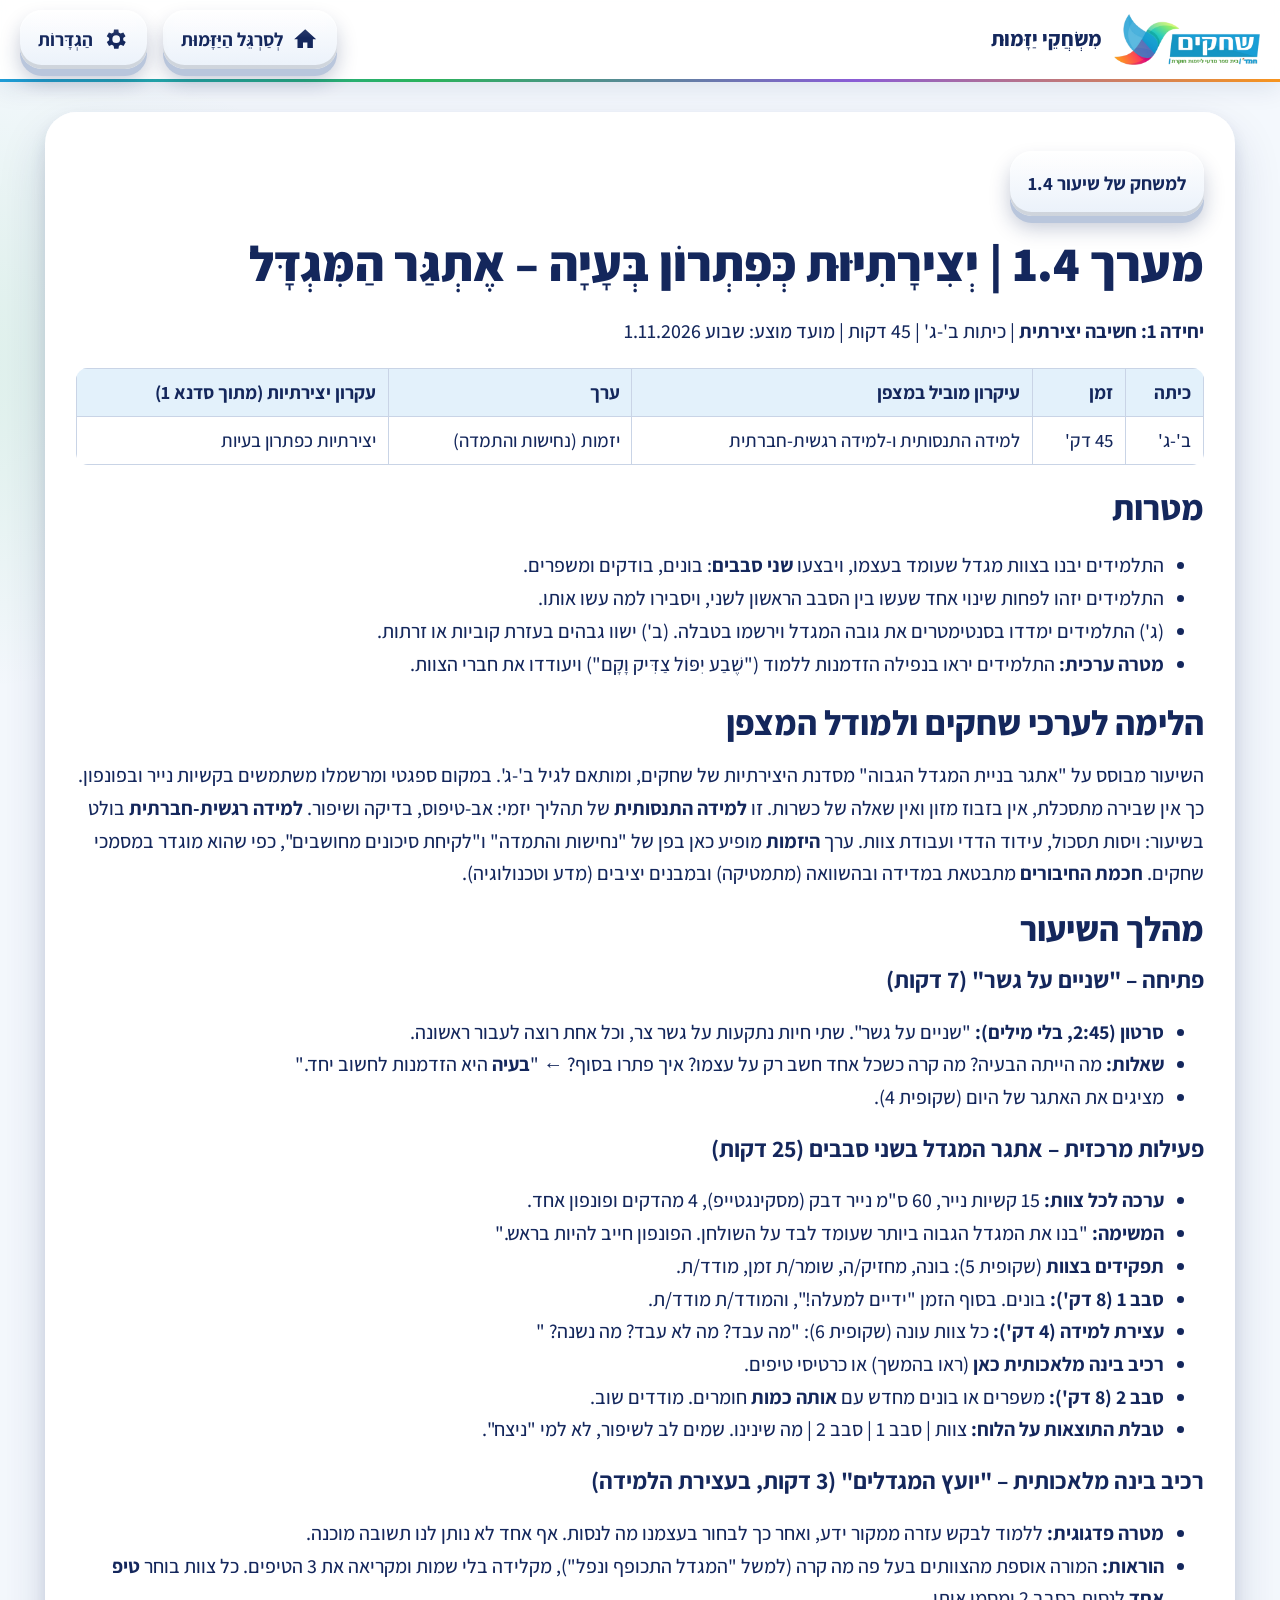
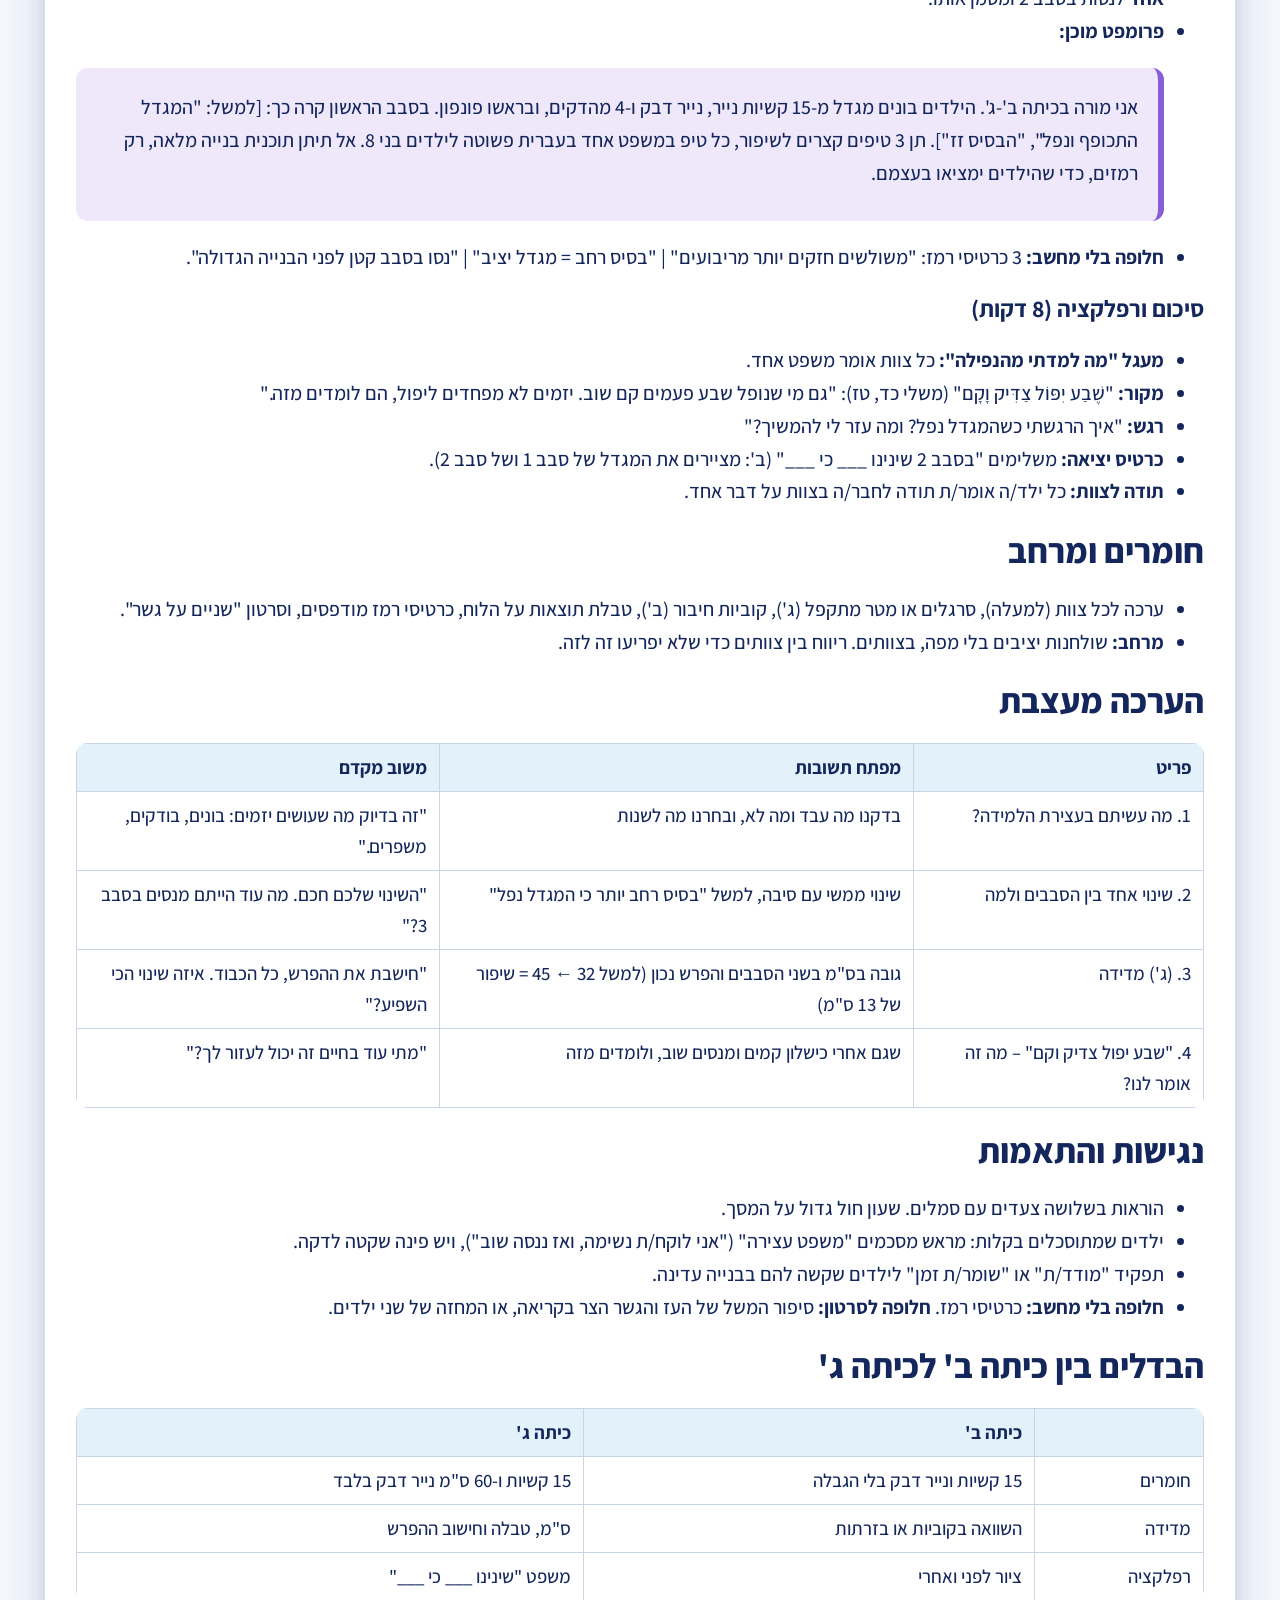
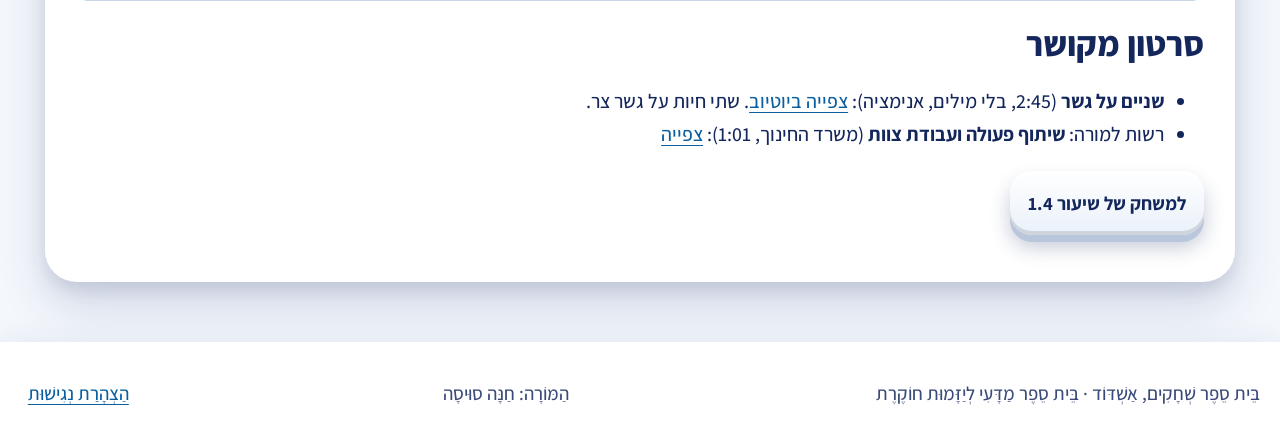
<file: teacher/lesson-1-4.html>
<!doctype html>
<html lang="he" dir="rtl">
<head>
<meta charset="utf-8">
<meta name="viewport" content="width=device-width, initial-scale=1">
<title>מערך שיעור 1.4 | משחקי יזמות – שחקים</title>
<meta name="description" content="משחקי יזמות לכיתות ב׳–ג׳ – בית ספר שחקים, אשדוד">
<meta name="theme-color" content="#0a5fa0">
<link rel="icon" href="../assets/favicon.svg" type="image/svg+xml">
<link rel="stylesheet" href="../css/style.css">
<script src="../js/common.js"></script>
<script src="../js/art.js"></script>

</head>
<body data-root="../" class="doc">
<a class="skip" href="#main">דִּלּוּג לַתּוֹכֶן הָרָאשִׁי</a>
<header class="topbar"><div class="wrap">
<a class="brand" href="../index.html"><img src="../assets/shhakim-logo.png" alt="שחקים – בית ספר מדעי ליזמות חוקרת – לדף הבית" width="900" height="318"><span>מִשְׂחֲקֵי יַזָּמוּת</span></a>
<span class="spacer"></span><a class="btn light small" href="../index.html"><svg viewBox="0 0 24 24" aria-hidden="true" focusable="false"><path fill="currentColor" d="M12 3 2 12h3v8h5v-5h4v5h5v-8h3z"/></svg><span>לְסַרְגֵּל הַיַּזָּמוּת</span></a>
</div></header>
<main id="main" tabindex="-1">
<article class="lesson-doc surface wrap"><p><a class="btn light small" href="../games/4-etgar-hamigdal.html">למשחק של שיעור 1.4</a></p><h1>מערך 1.4 | יְצִירָתִיּוּת כְּפִתְרוֹן בְּעָיָה – אֶתְגַּר הַמִּגְדָּל</h1>
<p><strong>יחידה 1: חשיבה יצירתית</strong> | כיתות ב'-ג' | 45 דקות | מועד מוצע: שבוע 1.11.2026</p>
<div class="table-wrap" role="region" aria-label="טבלה 1" tabindex="0"><table>
<thead>
<tr>
<th>כיתה</th>
<th>זמן</th>
<th>עיקרון מוביל במצפן</th>
<th>ערך</th>
<th>עקרון יצירתיות (מתוך סדנא 1)</th>
</tr>
</thead>
<tbody>
<tr>
<td>ב'-ג'</td>
<td>45 דק'</td>
<td>למידה התנסותית ו-למידה רגשית-חברתית</td>
<td>יזמות (נחישות והתמדה)</td>
<td>יצירתיות כפתרון בעיות</td>
</tr>
</tbody>
</table></div>
<h2>מטרות</h2>
<ul>
<li>התלמידים יבנו בצוות מגדל שעומד בעצמו, ויבצעו <strong>שני סבבים</strong>: בונים, בודקים ומשפרים.</li>
<li>התלמידים יזהו לפחות שינוי אחד שעשו בין הסבב הראשון לשני, ויסבירו למה עשו אותו.</li>
<li>(ג') התלמידים ימדדו בסנטימטרים את גובה המגדל וירשמו בטבלה. (ב') ישוו גבהים בעזרת קוביות או זרתות.</li>
<li><strong>מטרה ערכית:</strong> התלמידים יראו בנפילה הזדמנות ללמוד ("שֶׁבַע יִפּוֹל צַדִּיק וָקָם") ויעודדו את חברי הצוות.</li>
</ul>
<h2>הלימה לערכי שחקים ולמודל המצפן</h2>
<p>השיעור מבוסס על "אתגר בניית המגדל הגבוה" מסדנת היצירתיות של שחקים, ומותאם לגיל ב'-ג'. במקום ספגטי ומרשמלו משתמשים בקשיות נייר ובפונפון. כך אין שבירה מתסכלת, אין בזבוז מזון ואין שאלה של כשרות. זו <strong>למידה התנסותית</strong> של תהליך יזמי: אב-טיפוס, בדיקה ושיפור. <strong>למידה רגשית-חברתית</strong> בולט בשיעור: ויסות תסכול, עידוד הדדי ועבודת צוות. ערך <strong>היזמות</strong> מופיע כאן בפן של "נחישות והתמדה" ו"לקיחת סיכונים מחושבים", כפי שהוא מוגדר במסמכי שחקים. <strong>חכמת החיבורים</strong> מתבטאת במדידה ובהשוואה (מתמטיקה) ובמבנים יציבים (מדע וטכנולוגיה).</p>
<h2>מהלך השיעור</h2>
<h3>פתיחה – "שניים על גשר" (7 דקות)</h3>
<ul>
<li><strong>סרטון (2:45, בלי מילים):</strong> "שניים על גשר". שתי חיות נתקעות על גשר צר, וכל אחת רוצה לעבור ראשונה.</li>
<li><strong>שאלות:</strong> מה הייתה הבעיה? מה קרה כשכל אחד חשב רק על עצמו? איך פתרו בסוף? ← "<strong>בעיה</strong> היא הזדמנות לחשוב יחד."</li>
<li>מציגים את האתגר של היום (שקופית 4).</li>
</ul>
<h3>פעילות מרכזית – אתגר המגדל בשני סבבים (25 דקות)</h3>
<ul>
<li><strong>ערכה לכל צוות:</strong> 15 קשיות נייר, 60 ס"מ נייר דבק (מסקינגטייפ), 4 מהדקים ופונפון אחד.</li>
<li><strong>המשימה:</strong> "בנו את המגדל הגבוה ביותר שעומד לבד על השולחן. הפונפון חייב להיות בראש."</li>
<li><strong>תפקידים בצוות</strong> (שקופית 5):  בונה,  מחזיק/ה,  שומר/ת זמן,  מודד/ת.</li>
<li><strong>סבב 1 (8 דק'):</strong> בונים. בסוף הזמן "ידיים למעלה!", והמודד/ת מודד/ת.</li>
<li><strong>עצירת למידה (4 דק'):</strong> כל צוות עונה (שקופית 6): "מה עבד?  מה לא עבד?  מה נשנה? "</li>
<li><strong>רכיב בינה מלאכותית כאן</strong> (ראו בהמשך) או כרטיסי טיפים.</li>
<li><strong>סבב 2 (8 דק'):</strong> משפרים או בונים מחדש עם <strong>אותה כמות</strong> חומרים. מודדים שוב.</li>
<li><strong>טבלת התוצאות על הלוח:</strong> צוות | סבב 1 | סבב 2 | מה שינינו. שמים לב לשיפור, לא למי "ניצח".</li>
</ul>
<h3>רכיב בינה מלאכותית – "יועץ המגדלים" (3 דקות, בעצירת הלמידה)</h3>
<ul>
<li><strong>מטרה פדגוגית:</strong> ללמוד לבקש עזרה ממקור ידע, ואחר כך לבחור בעצמנו מה לנסות. אף אחד לא נותן לנו תשובה מוכנה.</li>
<li><strong>הוראות:</strong> המורה אוספת מהצוותים בעל פה מה קרה (למשל "המגדל התכופף ונפל"), מקלידה בלי שמות ומקריאה את 3 הטיפים. כל צוות בוחר <strong>טיפ אחד</strong> לנסות בסבב 2 ומסמן אותו.</li>
<li><strong>פרומפט מוכן:</strong><blockquote>
<p>אני מורה בכיתה ב'-ג'. הילדים בונים מגדל מ-15 קשיות נייר, נייר דבק ו-4 מהדקים, ובראשו פונפון. בסבב הראשון קרה כך: [למשל: "המגדל התכופף ונפל", "הבסיס זז"]. תן 3 טיפים קצרים לשיפור, כל טיפ במשפט אחד בעברית פשוטה לילדים בני 8. אל תיתן תוכנית בנייה מלאה, רק רמזים, כדי שהילדים ימציאו בעצמם.</p>
</blockquote>
</li>
<li><strong>חלופה בלי מחשב:</strong> 3 כרטיסי רמז:  "משולשים חזקים יותר מריבועים" |  "בסיס רחב = מגדל יציב" |  "נסו בסבב קטן לפני הבנייה הגדולה".</li>
</ul>
<h3>סיכום ורפלקציה (8 דקות)</h3>
<ul>
<li><strong>מעגל "מה למדתי מהנפילה":</strong> כל צוות אומר משפט אחד.</li>
<li><strong>מקור:</strong> "שֶׁבַע יִפּוֹל צַדִּיק וָקָם" (משלי כד, טז): "גם מי שנופל שבע פעמים קם שוב. יזמים לא מפחדים ליפול, הם לומדים מזה."</li>
<li><strong>רגש:</strong> "איך הרגשתי כשהמגדל נפל? ומה עזר לי להמשיך?"</li>
<li><strong>כרטיס יציאה:</strong> משלימים "בסבב 2 שינינו ___ כי ___" (ב': מציירים את המגדל של סבב 1 ושל סבב 2).</li>
<li><strong>תודה לצוות:</strong> כל ילד/ה אומר/ת תודה לחבר/ה בצוות על דבר אחד.</li>
</ul>
<h2>חומרים ומרחב</h2>
<ul>
<li>ערכה לכל צוות (למעלה), סרגלים או מטר מתקפל (ג'), קוביות חיבור (ב'), טבלת תוצאות על הלוח, כרטיסי רמז מודפסים, וסרטון "שניים על גשר".</li>
<li><strong>מרחב:</strong> שולחנות יציבים בלי מפה, בצוותים. ריווח בין צוותים כדי שלא יפריעו זה לזה.</li>
</ul>
<h2>הערכה מעצבת</h2>
<div class="table-wrap" role="region" aria-label="טבלה 2" tabindex="0"><table>
<thead>
<tr>
<th>פריט</th>
<th>מפתח תשובות</th>
<th>משוב מקדם</th>
</tr>
</thead>
<tbody>
<tr>
<td>1. מה עשיתם בעצירת הלמידה?</td>
<td>בדקנו מה עבד ומה לא, ובחרנו מה לשנות</td>
<td>"זה בדיוק מה שעושים יזמים: בונים, בודקים, משפרים."</td>
</tr>
<tr>
<td>2. שינוי אחד בין הסבבים ולמה</td>
<td>שינוי ממשי עם סיבה, למשל "בסיס רחב יותר כי המגדל נפל"</td>
<td>"השינוי שלכם חכם. מה עוד הייתם מנסים בסבב 3?"</td>
</tr>
<tr>
<td>3. (ג') מדידה</td>
<td>גובה בס"מ בשני הסבבים והפרש נכון (למשל 32 ← 45 = שיפור של 13 ס"מ)</td>
<td>"חישבת את ההפרש, כל הכבוד. איזה שינוי הכי השפיע?"</td>
</tr>
<tr>
<td>4. "שבע יפול צדיק וקם" – מה זה אומר לנו?</td>
<td>שגם אחרי כישלון קמים ומנסים שוב, ולומדים מזה</td>
<td>"מתי עוד בחיים זה יכול לעזור לך?"</td>
</tr>
</tbody>
</table></div>
<h2>נגישות והתאמות</h2>
<ul>
<li>הוראות בשלושה צעדים עם סמלים. שעון חול גדול על המסך.</li>
<li>ילדים שמתוסכלים בקלות: מראש מסכמים "משפט עצירה" ("אני לוקח/ת נשימה, ואז ננסה שוב"), ויש פינה שקטה לדקה.</li>
<li>תפקיד "מודד/ת" או "שומר/ת זמן" לילדים שקשה להם בבנייה עדינה.</li>
<li><strong>חלופה בלי מחשב:</strong> כרטיסי רמז. <strong>חלופה לסרטון:</strong> סיפור המשל של העז והגשר הצר בקריאה, או המחזה של שני ילדים.</li>
</ul>
<h2>הבדלים בין כיתה ב' לכיתה ג'</h2>
<div class="table-wrap" role="region" aria-label="טבלה 3" tabindex="0"><table>
<thead>
<tr>
<th><span class="sr-only">נושא</span></th>
<th>כיתה ב'</th>
<th>כיתה ג'</th>
</tr>
</thead>
<tbody>
<tr>
<td>חומרים</td>
<td>15 קשיות ונייר דבק בלי הגבלה</td>
<td>15 קשיות ו-60 ס"מ נייר דבק בלבד</td>
</tr>
<tr>
<td>מדידה</td>
<td>השוואה בקוביות או בזרתות</td>
<td>ס"מ, טבלה וחישוב ההפרש</td>
</tr>
<tr>
<td>רפלקציה</td>
<td>ציור לפני ואחרי</td>
<td>משפט "שינינו ___ כי ___"</td>
</tr>
</tbody>
</table></div>
<h2>סרטון מקושר</h2>
<ul>
<li><strong>שניים על גשר</strong> (2:45, בלי מילים, אנימציה): <a target="_blank" rel="noopener" href="https://www.youtube.com/watch?v=6unwEL7yrB4">צפייה ביוטיוב</a>. שתי חיות על גשר צר.</li>
<li>רשות למורה: <strong>שיתוף פעולה ועבודת צוות</strong> (משרד החינוך, 1:01): <a target="_blank" rel="noopener" href="https://www.youtube.com/watch?v=GREdJcl0O6E">צפייה</a></li>
</ul><p><a class="btn light small" href="../games/4-etgar-hamigdal.html">למשחק של שיעור 1.4</a></p></article>
</main>
<footer class="site-foot"><div class="wrap">
<span>בֵּית סֵפֶר שְׁחָקִים, אַשְׁדּוֹד · בֵּית סֵפֶר מַדָּעִי לְיַזָּמוּת חוֹקֶרֶת</span>
<span>הַמּוֹרָה: חַנָּה סוּיסָה</span>
<a href="../negishut.html">הַצְהָרַת נְגִישׁוּת</a>
</div></footer>
<div id="sr-live" class="sr-only" aria-live="polite" aria-atomic="true"></div>
</body>
</html>
</file>
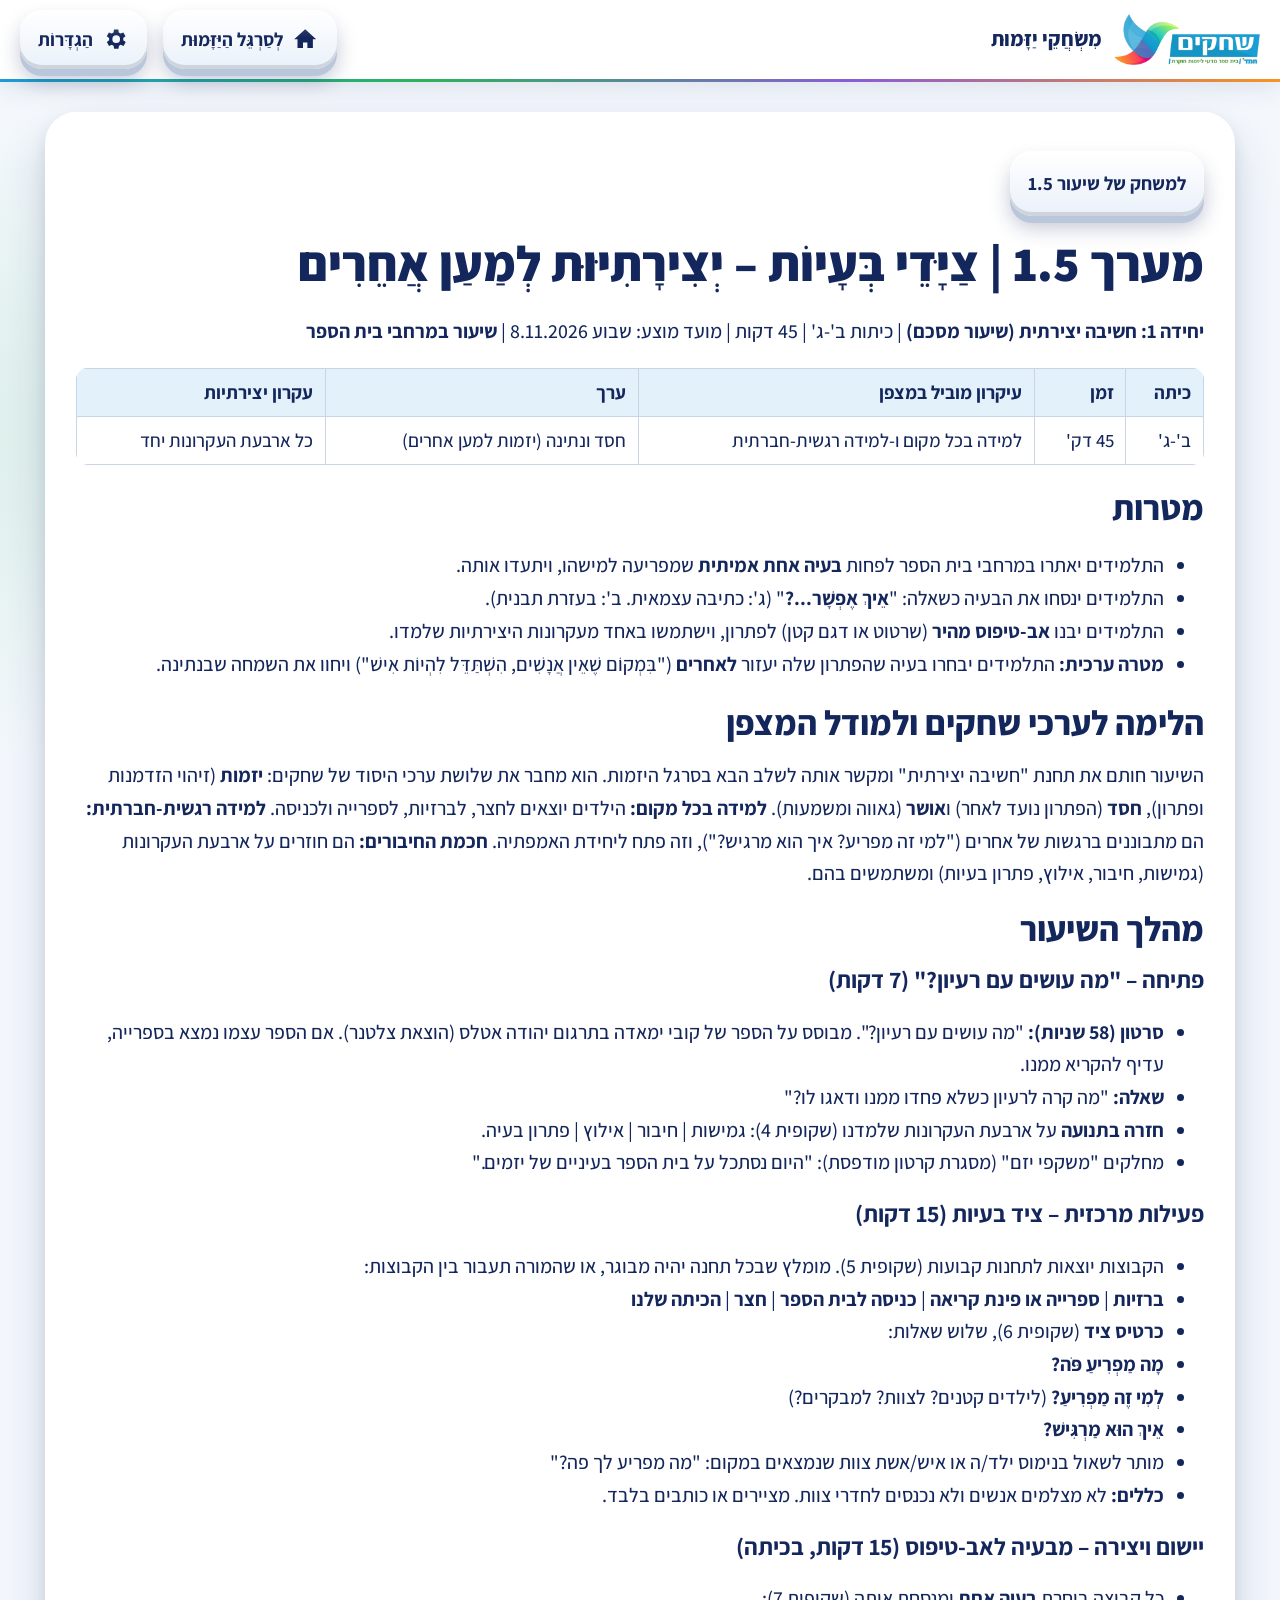
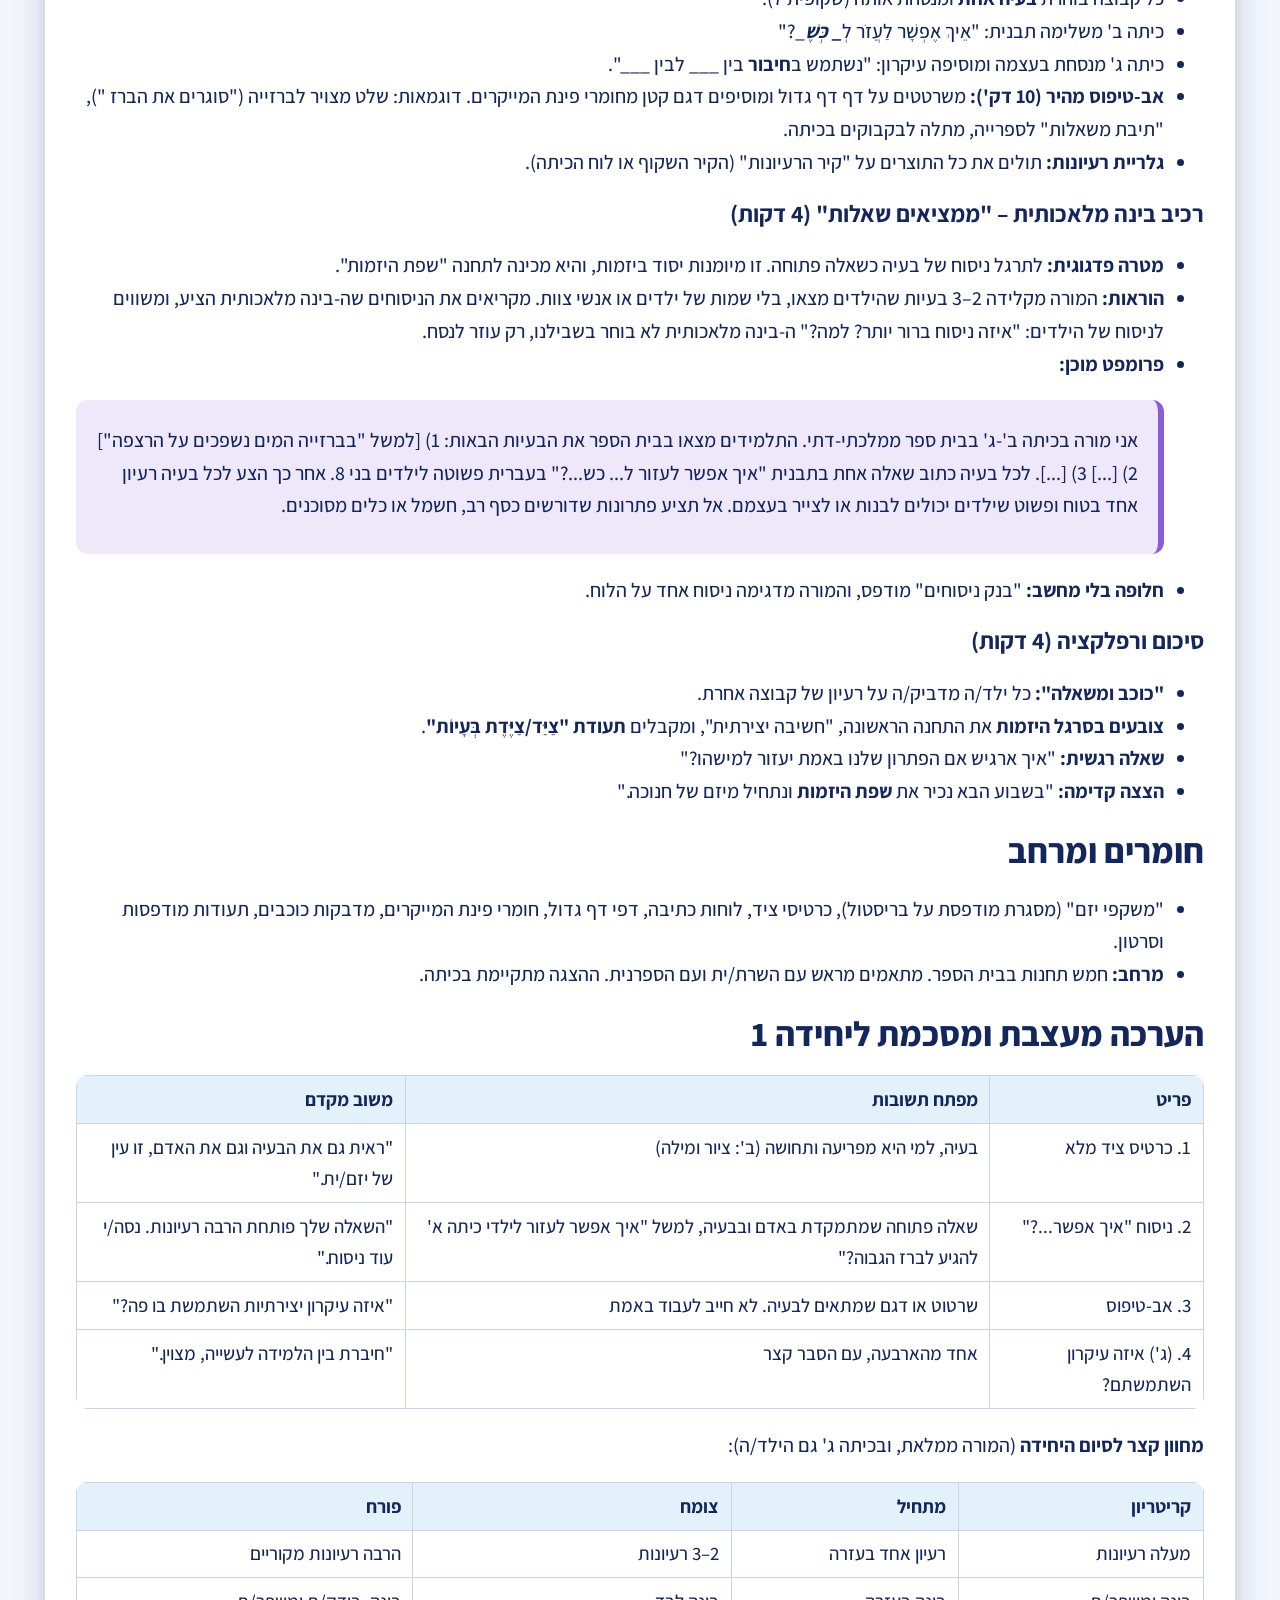
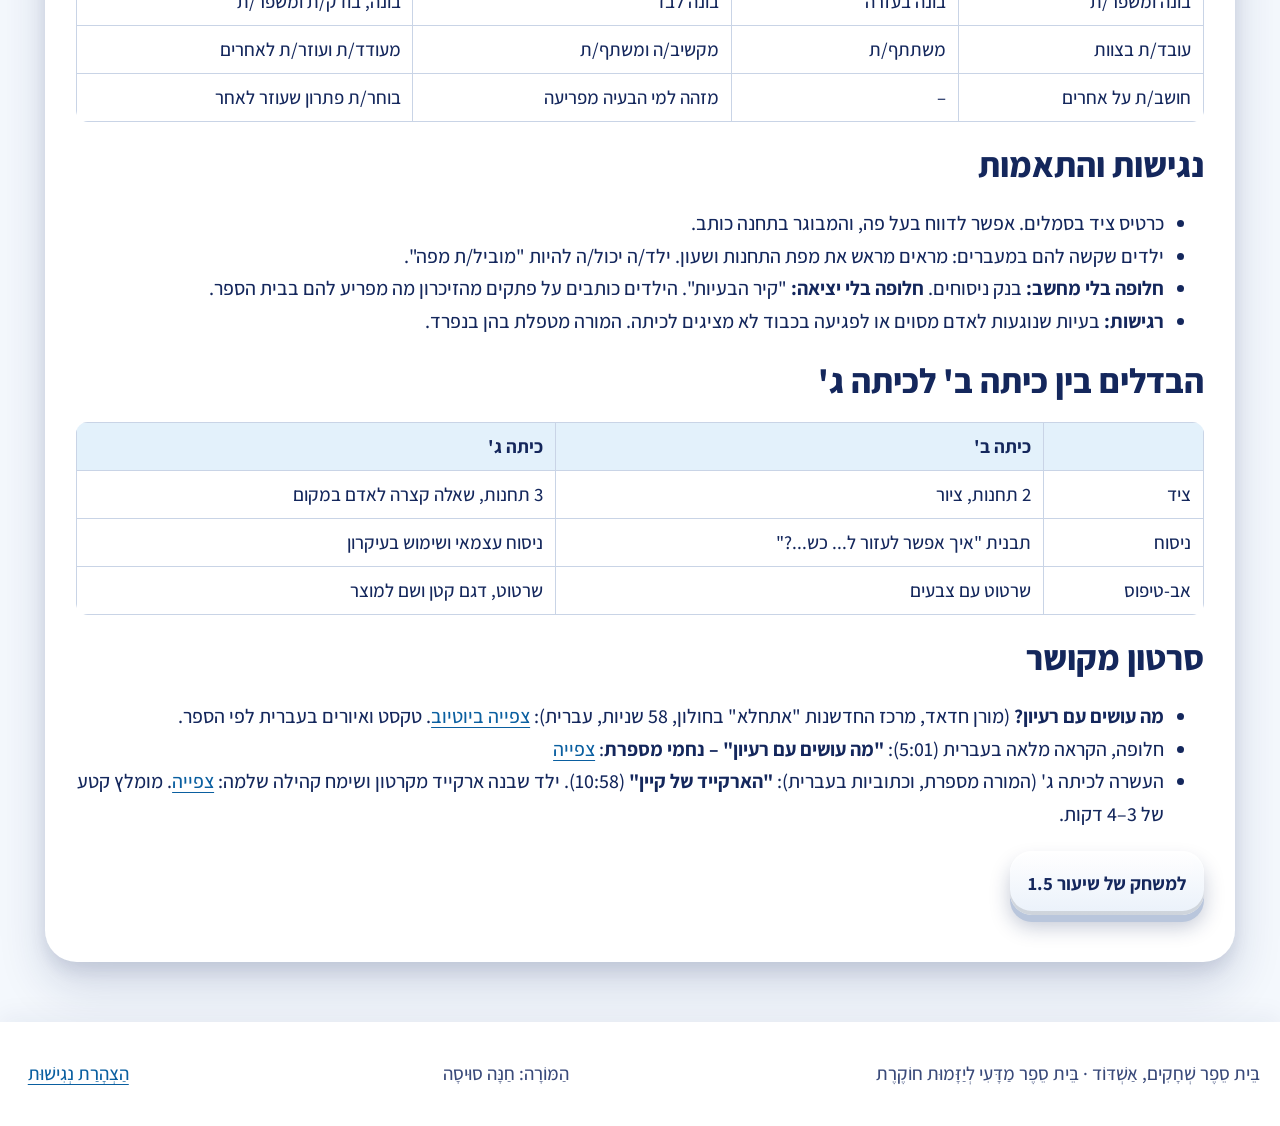
<file: teacher/lesson-1-5.html>
<!doctype html>
<html lang="he" dir="rtl">
<head>
<meta charset="utf-8">
<meta name="viewport" content="width=device-width, initial-scale=1">
<title>מערך שיעור 1.5 | משחקי יזמות – שחקים</title>
<meta name="description" content="משחקי יזמות לכיתות ב׳–ג׳ – בית ספר שחקים, אשדוד">
<meta name="theme-color" content="#0a5fa0">
<link rel="icon" href="../assets/favicon.svg" type="image/svg+xml">
<link rel="stylesheet" href="../css/style.css">
<script src="../js/common.js"></script>
<script src="../js/art.js"></script>

</head>
<body data-root="../" class="doc">
<a class="skip" href="#main">דִּלּוּג לַתּוֹכֶן הָרָאשִׁי</a>
<header class="topbar"><div class="wrap">
<a class="brand" href="../index.html"><img src="../assets/shhakim-logo.png" alt="שחקים – בית ספר מדעי ליזמות חוקרת – לדף הבית" width="900" height="318"><span>מִשְׂחֲקֵי יַזָּמוּת</span></a>
<span class="spacer"></span><a class="btn light small" href="../index.html"><svg viewBox="0 0 24 24" aria-hidden="true" focusable="false"><path fill="currentColor" d="M12 3 2 12h3v8h5v-5h4v5h5v-8h3z"/></svg><span>לְסַרְגֵּל הַיַּזָּמוּת</span></a>
</div></header>
<main id="main" tabindex="-1">
<article class="lesson-doc surface wrap"><p><a class="btn light small" href="../games/5-tzayadei-beayot.html">למשחק של שיעור 1.5</a></p><h1>מערך 1.5 | צַיָּדֵי בְּעָיוֹת – יְצִירָתִיּוּת לְמַעַן אֲחֵרִים</h1>
<p><strong>יחידה 1: חשיבה יצירתית (שיעור מסכם)</strong> | כיתות ב'-ג' | 45 דקות | מועד מוצע: שבוע 8.11.2026 | <strong>שיעור במרחבי בית הספר</strong></p>
<div class="table-wrap" role="region" aria-label="טבלה 1" tabindex="0"><table>
<thead>
<tr>
<th>כיתה</th>
<th>זמן</th>
<th>עיקרון מוביל במצפן</th>
<th>ערך</th>
<th>עקרון יצירתיות</th>
</tr>
</thead>
<tbody>
<tr>
<td>ב'-ג'</td>
<td>45 דק'</td>
<td>למידה בכל מקום ו-למידה רגשית-חברתית</td>
<td>חסד ונתינה (יזמות למען אחרים)</td>
<td>כל ארבעת העקרונות יחד</td>
</tr>
</tbody>
</table></div>
<h2>מטרות</h2>
<ul>
<li>התלמידים יאתרו במרחבי בית הספר לפחות <strong>בעיה אחת אמיתית</strong> שמפריעה למישהו, ויתעדו אותה.</li>
<li>התלמידים ינסחו את הבעיה כשאלה: "<strong>אֵיךְ אֶפְשָׁר...?</strong>" (ג': כתיבה עצמאית. ב': בעזרת תבנית).</li>
<li>התלמידים יבנו <strong>אב-טיפוס מהיר</strong> (שרטוט או דגם קטן) לפתרון, וישתמשו באחד מעקרונות היצירתיות שלמדו.</li>
<li><strong>מטרה ערכית:</strong> התלמידים יבחרו בעיה שהפתרון שלה יעזור <strong>לאחרים</strong> ("בִּמְקוֹם שֶׁאֵין אֲנָשִׁים, הִשְׁתַּדֵּל לִהְיוֹת אִישׁ") ויחוו את השמחה שבנתינה.</li>
</ul>
<h2>הלימה לערכי שחקים ולמודל המצפן</h2>
<p>השיעור חותם את תחנת "חשיבה יצירתית" ומקשר אותה לשלב הבא בסרגל היזמות. הוא מחבר את שלושת ערכי היסוד של שחקים: <strong>יזמות</strong> (זיהוי הזדמנות ופתרון), <strong>חסד</strong> (הפתרון נועד לאחר) ו<strong>אושר</strong> (גאווה ומשמעות). <strong>למידה בכל מקום:</strong> הילדים יוצאים לחצר, לברזיות, לספרייה ולכניסה. <strong>למידה רגשית-חברתית:</strong> הם מתבוננים ברגשות של אחרים ("למי זה מפריע? איך הוא מרגיש?"), וזה פתח ליחידת האמפתיה. <strong>חכמת החיבורים:</strong> הם חוזרים על ארבעת העקרונות (גמישות, חיבור, אילוץ, פתרון בעיות) ומשתמשים בהם.</p>
<h2>מהלך השיעור</h2>
<h3>פתיחה – "מה עושים עם רעיון?" (7 דקות)</h3>
<ul>
<li><strong>סרטון (58 שניות):</strong> "מה עושים עם רעיון?". מבוסס על הספר של קובי ימאדה בתרגום יהודה אטלס (הוצאת צלטנר). אם הספר עצמו נמצא בספרייה, עדיף להקריא ממנו.</li>
<li><strong>שאלה:</strong> "מה קרה לרעיון כשלא פחדו ממנו ודאגו לו?"</li>
<li><strong>חזרה בתנועה</strong> על ארבעת העקרונות שלמדנו (שקופית 4):  גמישות |  חיבור |  אילוץ |  פתרון בעיה.</li>
<li>מחלקים "משקפי יזם" (מסגרת קרטון מודפסת): "היום נסתכל על בית הספר בעיניים של יזמים."</li>
</ul>
<h3>פעילות מרכזית – ציד בעיות (15 דקות)</h3>
<ul>
<li>הקבוצות יוצאות לתחנות קבועות (שקופית 5). מומלץ שבכל תחנה יהיה מבוגר, או שהמורה תעבור בין הקבוצות:</li>
<li><strong>ברזיות</strong> |  <strong>ספרייה או פינת קריאה</strong> |  <strong>כניסה לבית הספר</strong> |  <strong>חצר</strong> |  <strong>הכיתה שלנו</strong></li>
<li><strong>כרטיס ציד</strong> (שקופית 6), שלוש שאלות:</li>
<li><strong>מָה מַפְרִיעַ פֹּה?</strong></li>
<li><strong>לְמִי זֶה מַפְרִיעַ?</strong> (לילדים קטנים? לצוות? למבקרים?)</li>
<li><strong>אֵיךְ הוּא מַרְגִּישׁ?</strong></li>
<li>מותר לשאול בנימוס ילד/ה או איש/אשת צוות שנמצאים במקום: "מה מפריע לך פה?"</li>
<li><strong>כללים:</strong> לא מצלמים אנשים ולא נכנסים לחדרי צוות. מציירים או כותבים בלבד.</li>
</ul>
<h3>יישום ויצירה – מבעיה לאב-טיפוס (15 דקות, בכיתה)</h3>
<ul>
<li>כל קבוצה בוחרת <strong>בעיה אחת</strong> ומנסחת אותה (שקופית 7):</li>
<li>כיתה ב' משלימה תבנית: "אֵיךְ אֶפְשָׁר לַעֲזֹר לְ<strong><em>_ כְּשֶׁ</em></strong>_?"</li>
<li>כיתה ג' מנסחת בעצמה ומוסיפה עיקרון: "נשתמש ב<strong>חיבור</strong> בין ___ לבין ___".</li>
<li><strong>אב-טיפוס מהיר (10 דק'):</strong> משרטטים על דף דף גדול ומוסיפים דגם קטן מחומרי פינת המייקרים. דוגמאות: שלט מצויר לברזייה ("סוגרים את הברז "), "תיבת משאלות" לספרייה, מתלה לבקבוקים בכיתה.</li>
<li><strong>גלריית רעיונות:</strong> תולים את כל התוצרים על "קיר הרעיונות" (הקיר השקוף או לוח הכיתה).</li>
</ul>
<h3>רכיב בינה מלאכותית – "ממציאים שאלות" (4 דקות)</h3>
<ul>
<li><strong>מטרה פדגוגית:</strong> לתרגל ניסוח של בעיה כשאלה פתוחה. זו מיומנות יסוד ביזמות, והיא מכינה לתחנה "שפת היזמות".</li>
<li><strong>הוראות:</strong> המורה מקלידה 2–3 בעיות שהילדים מצאו, בלי שמות של ילדים או אנשי צוות. מקריאים את הניסוחים שה-בינה מלאכותית הציע, ומשווים לניסוח של הילדים: "איזה ניסוח ברור יותר? למה?" ה-בינה מלאכותית לא בוחר בשבילנו, רק עוזר לנסח.</li>
<li><strong>פרומפט מוכן:</strong><blockquote>
<p>אני מורה בכיתה ב'-ג' בבית ספר ממלכתי-דתי. התלמידים מצאו בבית הספר את הבעיות הבאות: 1) [למשל "בברזייה המים נשפכים על הרצפה"] 2) [...] 3) [...]. לכל בעיה כתוב שאלה אחת בתבנית "איך אפשר לעזור ל... כש...?" בעברית פשוטה לילדים בני 8. אחר כך הצע לכל בעיה רעיון אחד בטוח ופשוט שילדים יכולים לבנות או לצייר בעצמם. אל תציע פתרונות שדורשים כסף רב, חשמל או כלים מסוכנים.</p>
</blockquote>
</li>
<li><strong>חלופה בלי מחשב:</strong> "בנק ניסוחים" מודפס, והמורה מדגימה ניסוח אחד על הלוח.</li>
</ul>
<h3>סיכום ורפלקציה (4 דקות)</h3>
<ul>
<li><strong>"כוכב ומשאלה":</strong> כל ילד/ה מדביק/ה  על רעיון של קבוצה אחרת.</li>
<li><strong>צובעים בסרגל היזמות</strong> את התחנה הראשונה, "חשיבה יצירתית", ומקבלים <strong>תעודת "צַיַּד/צַיֶּדֶת בְּעָיוֹת"</strong>.</li>
<li><strong>שאלה רגשית:</strong> "איך ארגיש אם הפתרון שלנו באמת יעזור למישהו?"</li>
<li><strong>הצצה קדימה:</strong> "בשבוע הבא נכיר את <strong>שפת היזמות</strong> ונתחיל מיזם של חנוכה."</li>
</ul>
<h2>חומרים ומרחב</h2>
<ul>
<li>"משקפי יזם" (מסגרת מודפסת על בריסטול), כרטיסי ציד, לוחות כתיבה, דפי דף גדול, חומרי פינת המייקרים, מדבקות כוכבים, תעודות מודפסות וסרטון.</li>
<li><strong>מרחב:</strong> חמש תחנות בבית הספר. מתאמים מראש עם השרת/ית ועם הספרנית. ההצגה מתקיימת בכיתה.</li>
</ul>
<h2>הערכה מעצבת ומסכמת ליחידה 1</h2>
<div class="table-wrap" role="region" aria-label="טבלה 2" tabindex="0"><table>
<thead>
<tr>
<th>פריט</th>
<th>מפתח תשובות</th>
<th>משוב מקדם</th>
</tr>
</thead>
<tbody>
<tr>
<td>1. כרטיס ציד מלא</td>
<td>בעיה, למי היא מפריעה ותחושה (ב': ציור ומילה)</td>
<td>"ראית גם את הבעיה וגם את האדם, זו עין של יזם/ית."</td>
</tr>
<tr>
<td>2. ניסוח "איך אפשר...?"</td>
<td>שאלה פתוחה שמתמקדת באדם ובבעיה, למשל "איך אפשר לעזור לילדי כיתה א' להגיע לברז הגבוה?"</td>
<td>"השאלה שלך פותחת הרבה רעיונות. נסה/י עוד ניסוח."</td>
</tr>
<tr>
<td>3. אב-טיפוס</td>
<td>שרטוט או דגם שמתאים לבעיה. לא חייב לעבוד באמת</td>
<td>"איזה עיקרון יצירתיות השתמשת בו פה?"</td>
</tr>
<tr>
<td>4. (ג') איזה עיקרון השתמשתם?</td>
<td>אחד מהארבעה, עם הסבר קצר</td>
<td>"חיברת בין הלמידה לעשייה, מצוין."</td>
</tr>
</tbody>
</table></div>
<p><strong>מחוון קצר לסיום היחידה</strong> (המורה ממלאת, ובכיתה ג' גם הילד/ה):</p>
<div class="table-wrap" role="region" aria-label="טבלה 3" tabindex="0"><table>
<thead>
<tr>
<th>קריטריון</th>
<th>מתחיל</th>
<th>צומח</th>
<th>פורח</th>
</tr>
</thead>
<tbody>
<tr>
<td>מעלה רעיונות</td>
<td>רעיון אחד בעזרה</td>
<td>2–3 רעיונות</td>
<td>הרבה רעיונות מקוריים</td>
</tr>
<tr>
<td>בונה ומשפר/ת</td>
<td>בונה בעזרה</td>
<td>בונה לבד</td>
<td>בונה, בודק/ת ומשפר/ת</td>
</tr>
<tr>
<td>עובד/ת בצוות</td>
<td>משתתף/ת</td>
<td>מקשיב/ה ומשתף/ת</td>
<td>מעודד/ת ועוזר/ת לאחרים</td>
</tr>
<tr>
<td>חושב/ת על אחרים</td>
<td>–</td>
<td>מזהה למי הבעיה מפריעה</td>
<td>בוחר/ת פתרון שעוזר לאחר</td>
</tr>
</tbody>
</table></div>
<h2>נגישות והתאמות</h2>
<ul>
<li>כרטיס ציד בסמלים. אפשר לדווח בעל פה, והמבוגר בתחנה כותב.</li>
<li>ילדים שקשה להם במעברים: מראים מראש את מפת התחנות ושעון. ילד/ה יכול/ה להיות "מוביל/ת מפה".</li>
<li><strong>חלופה בלי מחשב:</strong> בנק ניסוחים. <strong>חלופה בלי יציאה:</strong> "קיר הבעיות". הילדים כותבים על פתקים מהזיכרון מה מפריע להם בבית הספר.</li>
<li><strong>רגישות:</strong> בעיות שנוגעות לאדם מסוים או לפגיעה בכבוד לא מציגים לכיתה. המורה מטפלת בהן בנפרד.</li>
</ul>
<h2>הבדלים בין כיתה ב' לכיתה ג'</h2>
<div class="table-wrap" role="region" aria-label="טבלה 4" tabindex="0"><table>
<thead>
<tr>
<th><span class="sr-only">נושא</span></th>
<th>כיתה ב'</th>
<th>כיתה ג'</th>
</tr>
</thead>
<tbody>
<tr>
<td>ציד</td>
<td>2 תחנות, ציור</td>
<td>3 תחנות, שאלה קצרה לאדם במקום</td>
</tr>
<tr>
<td>ניסוח</td>
<td>תבנית "איך אפשר לעזור ל... כש...?"</td>
<td>ניסוח עצמאי ושימוש בעיקרון</td>
</tr>
<tr>
<td>אב-טיפוס</td>
<td>שרטוט עם צבעים</td>
<td>שרטוט, דגם קטן ושם למוצר</td>
</tr>
</tbody>
</table></div>
<h2>סרטון מקושר</h2>
<ul>
<li><strong>מה עושים עם רעיון?</strong> (מורן חדאד, מרכז החדשנות "אתחלא" בחולון, 58 שניות, עברית): <a target="_blank" rel="noopener" href="https://www.youtube.com/watch?v=B-buiwx3oYA">צפייה ביוטיוב</a>. טקסט ואיורים בעברית לפי הספר.</li>
<li>חלופה, הקראה מלאה בעברית (5:01): <strong>"מה עושים עם רעיון" – נחמי מספרת</strong>: <a target="_blank" rel="noopener" href="https://www.youtube.com/watch?v=rHSTRdXSHno">צפייה</a></li>
<li>העשרה לכיתה ג' (המורה מספרת, וכתוביות בעברית): <strong>"הארקייד של קיין"</strong> (10:58). ילד שבנה ארקייד מקרטון ושימח קהילה שלמה: <a target="_blank" rel="noopener" href="https://www.youtube.com/watch?v=faIFNkdq96U">צפייה</a>. מומלץ קטע של 3–4 דקות.</li>
</ul><p><a class="btn light small" href="../games/5-tzayadei-beayot.html">למשחק של שיעור 1.5</a></p></article>
</main>
<footer class="site-foot"><div class="wrap">
<span>בֵּית סֵפֶר שְׁחָקִים, אַשְׁדּוֹד · בֵּית סֵפֶר מַדָּעִי לְיַזָּמוּת חוֹקֶרֶת</span>
<span>הַמּוֹרָה: חַנָּה סוּיסָה</span>
<a href="../negishut.html">הַצְהָרַת נְגִישׁוּת</a>
</div></footer>
<div id="sr-live" class="sr-only" aria-live="polite" aria-atomic="true"></div>
</body>
</html>
</file>
<file: css/style.css>
/* ===== שחקים – משחקי יזמות | שפת עיצוב משותפת (soft-3D) ===== */
/* Assistant (SIL OFL 1.1, see fonts/OFL-Assistant.txt) – self-hosted, works offline */
@font-face{font-family:"Assistant";src:url("../fonts/assistant-he.woff2") format("woff2");font-weight:200 800;font-display:swap;unicode-range:U+0307-0308,U+0590-05FF,U+200C-2010,U+20AA,U+25CC,U+FB1D-FB4F}
@font-face{font-family:"Assistant";src:url("../fonts/assistant-latin.woff2") format("woff2");font-weight:200 800;font-display:swap;unicode-range:U+0000-00FF,U+0131,U+0152-0153,U+02BB-02BC,U+02C6,U+02DA,U+02DC,U+2000-206F,U+20AC,U+2122,U+2191,U+2193,U+2212,U+2215,U+FEFF,U+FFFD}
:root{
  --ink:#14275c; --ink-soft:#3a4a7a; --bg:#f4f8fd; --paper:#ffffff;
  --blue:#1e9bd7; --blue-l:#e3f1fb; --blue-b1:#1a73b8; --blue-b2:#0a5fa0; --blue-sh:#063f6d;
  --green:#2bb35b; --green-l:#e2f6e8; --green-b1:#177d3e; --green-b2:#0f6a32; --green-sh:#094622;
  --purple:#8a5cd6; --purple-l:#efe8fb; --purple-b1:#7446c2; --purple-b2:#5b2fa6; --purple-sh:#3c1d70;
  --orange:#f7941d; --orange-l:#fff0dc; --orange-b1:#b85a00; --orange-b2:#a84d00; --orange-sh:#6b3100;
  --yellow:#ffe14d; --gold:#ffc83d;
  --focus:#ffbf00;
  --r:1.1rem; --r-lg:1.6rem;
  --sh-1:0 1px 0 rgba(255,255,255,.9) inset, 0 .25rem .5rem rgba(20,39,92,.08), 0 .6rem 1.4rem rgba(20,39,92,.10);
  --sh-2:0 1px 0 rgba(255,255,255,.9) inset, 0 .4rem .8rem rgba(20,39,92,.10), 0 1.2rem 2.4rem rgba(20,39,92,.16);
  --sh-3:0 .6rem 1rem rgba(20,39,92,.14), 0 1.6rem 3.2rem rgba(20,39,92,.22);
  --tap:3.25rem;
  --maxw:78rem;
}
*,*::before,*::after{box-sizing:border-box}
[hidden]{display:none!important}
html{font-size:clamp(112.5%, 100% + .3vw, 140%);-webkit-text-size-adjust:100%}
html.big-text{font-size:clamp(125%, 112% + .4vw, 165%)}
body{margin:0;font-family:"Assistant","Arial Hebrew","Noto Sans Hebrew",Arial,sans-serif;font-weight:500;color:var(--ink);line-height:1.65;
  background:
   radial-gradient(60rem 30rem at 110% -10%, rgba(30,155,215,.14), transparent 60%),
   radial-gradient(50rem 28rem at -10% 10%, rgba(43,179,91,.12), transparent 60%),
   radial-gradient(40rem 30rem at 50% 120%, rgba(138,92,214,.10), transparent 60%),
   var(--bg);
  min-height:100vh;display:flex;flex-direction:column}
img,svg{max-width:100%}
a{color:var(--blue-b2);text-underline-offset:.2em}
a:hover{color:var(--purple-b2)}
h1,h2,h3{line-height:1.3;margin:.2em 0 .4em}
h1{font-size:clamp(1.7rem,1.2rem + 2vw,2.8rem);font-weight:800}
h2{font-size:clamp(1.3rem,1.1rem + 1vw,2rem);font-weight:750}
h3{font-size:1.2rem;font-weight:700}
p{margin:.4em 0 .8em}
small{font-size:max(.9em,.9rem)}
.sr-only{position:absolute!important;width:1px;height:1px;padding:0;margin:-1px;overflow:hidden;clip:rect(0,0,0,0);white-space:nowrap;border:0}
.skip{position:absolute;inset-inline-start:1rem;top:-10rem;z-index:1000;background:var(--ink);color:#fff;padding:.8rem 1.2rem;border-radius:.8rem;font-weight:700}
.skip:focus{top:1rem;color:#fff}
:focus{outline:none}
:focus-visible{outline:.22rem solid var(--ink);outline-offset:.22rem;box-shadow:0 0 0 .5rem var(--focus)!important;border-radius:.6rem}
.wrap{width:min(100% - 2rem, var(--maxw));margin-inline:auto}

/* ---------- top bar ---------- */
.topbar{position:sticky;top:0;z-index:50;background:rgba(255,255,255,.92);backdrop-filter:blur(8px);-webkit-backdrop-filter:blur(8px);box-shadow:0 .3rem 1.2rem rgba(20,39,92,.10);border-bottom:.2rem solid transparent;border-image:linear-gradient(90deg,var(--blue),var(--green),var(--purple),var(--orange)) 1}
.topbar .wrap{display:flex;align-items:center;gap:.8rem;min-height:4rem;padding-block:.35rem}
.brand{display:flex;align-items:center;gap:.6rem;text-decoration:none;color:var(--ink);font-weight:750;min-height:var(--tap)}
.brand img{height:2.6rem;width:auto}
.brand span{font-size:1.05rem}
.topbar .spacer{flex:1}
.crumb{font-weight:600}
@media (max-width:40rem){.brand span{display:none}.brand img{height:2.2rem}}

/* ---------- 3D buttons ---------- */
.btn{--b1:var(--blue-b1);--b2:var(--blue-b2);--sh:var(--blue-sh);
  appearance:none;border:0;font:inherit;font-weight:700;font-size:1.05rem;color:#fff;cursor:pointer;
  display:inline-flex;align-items:center;justify-content:center;gap:.5rem;min-height:var(--tap);min-width:var(--tap);padding:.55rem 1.25rem;border-radius:var(--r);
  background:linear-gradient(180deg,var(--b1),var(--b2));
  box-shadow:0 .1rem 0 rgba(255,255,255,.35) inset,0 -.2rem 0 rgba(0,0,0,.12) inset,0 .35rem 0 var(--sh),0 .6rem 1rem rgba(20,39,92,.25);
  transform:translateY(0);transition:transform .08s ease, box-shadow .08s ease, filter .15s;text-decoration:none;position:relative;line-height:1.3;touch-action:manipulation}
.btn::before{content:"";position:absolute;inset:.15rem .5rem auto .5rem;height:42%;border-radius:var(--r) var(--r) 1rem 1rem;background:linear-gradient(180deg,rgba(255,255,255,.28),rgba(255,255,255,0));pointer-events:none}
.btn:hover{filter:brightness(1.06);color:#fff}
.btn:active,.btn.pressed{transform:translateY(.28rem);box-shadow:0 .1rem 0 rgba(255,255,255,.3) inset,0 .07rem 0 var(--sh),0 .2rem .4rem rgba(20,39,92,.25)}
.btn[disabled],.btn[aria-disabled="true"]{filter:grayscale(.7) opacity(.6);cursor:not-allowed}
.btn.green{--b1:var(--green-b1);--b2:var(--green-b2);--sh:var(--green-sh)}
.btn.purple{--b1:var(--purple-b1);--b2:var(--purple-b2);--sh:var(--purple-sh)}
.btn.orange{--b1:var(--orange-b1);--b2:var(--orange-b2);--sh:var(--orange-sh)}
.btn.light{color:var(--ink);--sh:#b9c6dc;background:linear-gradient(180deg,#ffffff,#eaf1fa)}
.btn.light:hover{color:var(--ink)}
.btn.small{font-size:.95rem;padding:.4rem .9rem}
.btn.big{font-size:1.25rem;padding:.8rem 1.8rem;min-height:3.6rem}
.topbar .btn{min-height:3rem;min-width:3rem}.topbar .icon-btn{width:3rem}
.btn svg{width:1.4em;height:1.4em;flex:none}
.icon-btn{padding:.4rem;width:var(--tap)}
.btn-row{display:flex;flex-wrap:wrap;gap:.9rem;align-items:center}

/* ---------- settings ---------- */
.settings-panel{position:absolute;inset-inline-end:1rem;top:calc(100% + .4rem);width:min(24rem, calc(100vw - 2rem));background:var(--paper);border-radius:var(--r-lg);box-shadow:var(--sh-3);padding:1rem 1.1rem;z-index:60}
.settings-panel[hidden]{display:none}
.settings-panel h2{font-size:1.2rem;margin:0 0 .5rem}
.toggle{display:flex;align-items:center;justify-content:space-between;gap:.8rem;width:100%;min-height:var(--tap);padding:.45rem .7rem;margin:.3rem 0;border-radius:.9rem;border:.12rem solid #d5def0;background:#fbfdff;font:inherit;color:var(--ink);cursor:pointer;text-align:start}
.toggle .knob{flex:none;width:3.2rem;height:1.8rem;border-radius:1rem;background:#c7d1e3;position:relative;transition:background .2s;box-shadow:inset 0 .15rem .3rem rgba(0,0,0,.18)}
.toggle .knob::after{content:"";position:absolute;top:.2rem;inset-inline-start:.2rem;width:1.4rem;height:1.4rem;border-radius:50%;background:#fff;box-shadow:0 .15rem .3rem rgba(0,0,0,.3);transition:inset-inline-start .2s}
.toggle[aria-pressed="true"] .knob{background:var(--green-b1)}
.toggle[aria-pressed="true"] .knob::after{inset-inline-start:1.6rem}
.toggle .state{font-size:.9rem;color:var(--ink-soft);margin-inline-start:auto}
.settings-note{font-size:.9rem;color:var(--ink-soft);margin:.5rem 0 0}
.topbar .wrap{position:relative}

/* ---------- cards & surfaces ---------- */
.surface{background:var(--paper);border-radius:var(--r-lg);box-shadow:var(--sh-2);padding:clamp(1rem,.6rem + 1.5vw,2rem)}
.glass{background:linear-gradient(160deg,rgba(255,255,255,.95),rgba(255,255,255,.78));border:1px solid rgba(255,255,255,.8);box-shadow:var(--sh-2);border-radius:var(--r-lg)}
.chip{display:inline-flex;align-items:center;gap:.35rem;padding:.2rem .75rem;border-radius:2rem;font-weight:700;font-size:.92rem;background:var(--blue-l);color:var(--ink)}
.chip.green{background:var(--green-l)}.chip.purple{background:var(--purple-l)}.chip.orange{background:var(--orange-l)}

/* tilt (3D hover) */
.fx [data-tilt]{transform-style:preserve-3d;transition:transform .25s ease, box-shadow .25s}

/* ---------- home ---------- */
.hero{padding-block:clamp(1rem,.5rem + 2vw,2.5rem) .5rem;display:grid;grid-template-columns:auto 1fr;gap:clamp(1rem,2vw,2.5rem);align-items:center}
.hero .logo{width:clamp(12rem,9rem + 12vw,24rem);height:auto;filter:drop-shadow(0 .8rem 1.2rem rgba(20,39,92,.18))}
.hero .lead{font-size:clamp(1.05rem,1rem + .4vw,1.35rem);color:var(--ink-soft)}
.values{display:flex;flex-wrap:wrap;gap:.6rem;margin-top:.6rem;padding:0;list-style:none}
@media (max-width:48rem){.hero{grid-template-columns:1fr;text-align:center}.hero .logo{margin-inline:auto}.values{justify-content:center}}

.sargel-sec{margin-block:1.2rem 2rem}
.sargel{list-style:none;margin:0;padding:1.6rem .5rem 2.6rem;display:grid;grid-template-columns:repeat(9,1fr);gap:.7rem;perspective:70rem}
.sargel-stage{transform-style:preserve-3d}
.fx .sargel-stage{transform:rotateX(16deg);transform-origin:50% 100%}
.st{position:relative;transform-style:preserve-3d;--c1:#fff6c2;--c2:#ffe36b;--side:#d9b520}
.st .blk{position:relative;display:flex;flex-direction:column;align-items:center;justify-content:center;text-align:center;min-height:6.2rem;padding:.6rem .35rem;border-radius:1rem;font-weight:750;font-size:.92rem;line-height:1.25;color:var(--ink);
  background:linear-gradient(170deg,var(--c1),var(--c2));
  box-shadow:0 .1rem 0 rgba(255,255,255,.8) inset,0 .5rem 0 var(--side),0 .9rem 1.4rem rgba(20,39,92,.22)}
.st .num{display:inline-grid;place-items:center;width:1.9rem;height:1.9rem;border-radius:50%;background:rgba(255,255,255,.85);font-size:.95rem;margin-bottom:.3rem;box-shadow:0 .1rem .25rem rgba(0,0,0,.15)}
.st:nth-child(1){--c1:#b8f0c9;--c2:#5fd38a;--side:#1d8a46}
.st:nth-child(2){--c1:#c9f2c4;--c2:#8fe08a;--side:#4da348}
.st:nth-child(3){--c1:#e2f7b8;--c2:#c2ec7a;--side:#86b23a}
.st:nth-child(4){--c1:#effabc;--c2:#d9f28a;--side:#a3bd45}
.st:nth-child(5){--c1:#fbfbc6;--c2:#f4f190;--side:#c2bc40}
.st:nth-child(6){--c1:#fff7b0;--c2:#ffe95e;--side:#d1b51c}
.st:nth-child(7){--c1:#ffeaa6;--c2:#ffd65c;--side:#cf9f18}
.st:nth-child(8){--c1:#ffe0a0;--c2:#ffc457;--side:#c98a14}
.st:nth-child(9){--c1:#ffd39a;--c2:#ffad4a;--side:#c06f0b}
.st.now .blk{outline:.25rem solid var(--green-b2);outline-offset:.25rem;transform:translateZ(1.6rem) translateY(-.6rem)}
.fx .st.now .blk{animation:hover-bob 3.2s ease-in-out infinite}
@keyframes hover-bob{0%,100%{transform:translateZ(1.6rem) translateY(-.6rem)}50%{transform:translateZ(1.6rem) translateY(-1rem)}}
.st .here{position:absolute;top:-1.7rem;inset-inline:0;margin-inline:auto;width:max-content;background:var(--green-b2);color:#fff;font-size:.9rem;font-weight:700;padding:.1rem .6rem;border-radius:1rem;z-index:2}
.st .pips{display:flex;gap:.25rem;margin-top:.35rem;justify-content:center}
.st .pip{width:.75rem;height:.75rem;border-radius:50%;background:rgba(255,255,255,.7);border:.12rem solid var(--green-sh)}
.st .pip.done{background:var(--green-sh)}
.sargel-legend{display:flex;gap:1rem;flex-wrap:wrap;color:var(--ink-soft);font-size:.95rem}
@media (max-width:64rem){.sargel{grid-template-columns:repeat(5,1fr)}}
@media (max-width:40rem){.sargel{grid-template-columns:repeat(3,1fr);gap:.6rem 0.5rem;padding-top:1.9rem}.st .blk{min-height:5.4rem;font-size:.9rem}.fx .sargel-stage{transform:rotateX(10deg)}}

.games-grid{display:grid;grid-template-columns:repeat(auto-fill,minmax(min(100%,17rem),1fr));gap:clamp(1rem,1.6vw,1.8rem);margin:1rem 0 2.5rem;padding:0;list-style:none;perspective:60rem}
.gcard{--c:var(--blue);--cl:var(--blue-l);--cb:var(--blue-b2);position:relative;display:flex;flex-direction:column;height:100%;border-radius:var(--r-lg);background:var(--paper);box-shadow:var(--sh-2);overflow:hidden;text-decoration:none;color:var(--ink);transform-style:preserve-3d;transition:transform .25s ease, box-shadow .25s ease;border:.15rem solid transparent}
.gcard:hover{box-shadow:var(--sh-3);color:var(--ink)}
.gcard .art{position:relative;aspect-ratio:16/10;background:radial-gradient(circle at 30% 20%,#fff 0,var(--cl) 55%,var(--cl) 100%);display:grid;place-items:center;overflow:hidden}
.gcard .art svg{height:86%;width:auto;max-width:86%;filter:drop-shadow(0 .6rem .8rem rgba(20,39,92,.25));transform:translateZ(2rem)}
.gcard .body{padding:1rem 1.2rem 1.3rem;display:flex;flex-direction:column;gap:.35rem;flex:1}
.gcard .lesson{font-weight:700;font-size:.9rem;color:var(--cb)}
.gcard h3{margin:0;font-size:1.35rem}
.gcard p{margin:0;color:var(--ink-soft)}
.gcard .go{margin-top:auto;padding-top:.7rem;display:flex;justify-content:space-between;align-items:center;gap:.6rem}
.gcard .mech{font-size:.9rem;font-weight:700;background:var(--cl);color:var(--ink);border-radius:2rem;padding:.15rem .7rem}
.gcard .play{display:inline-grid;place-items:center;width:var(--tap);height:var(--tap);border-radius:50%;background:linear-gradient(180deg,var(--c),var(--cb));color:#fff;box-shadow:0 .3rem 0 rgba(0,0,0,.25)}
.gcard .done-badge{position:absolute;top:.7rem;inset-inline-start:.7rem;background:#fff;color:var(--green-b2);font-weight:800;font-size:.9rem;border-radius:2rem;padding:.15rem .7rem;box-shadow:var(--sh-1);display:none;align-items:center;gap:.3rem}
.gcard.done .done-badge{display:inline-flex}
.c-blue{--c:var(--blue);--cl:var(--blue-l);--cb:var(--blue-b2)}
.c-green{--c:var(--green);--cl:var(--green-l);--cb:var(--green-b2)}
.c-purple{--c:var(--purple);--cl:var(--purple-l);--cb:var(--purple-b2)}
.c-orange{--c:var(--orange);--cl:var(--orange-l);--cb:var(--orange-b2)}

/* ---------- game page ---------- */
main{flex:1}
.game-head{display:grid;grid-template-columns:1fr auto;gap:.5rem 1rem;align-items:start;padding-block:1.2rem .6rem}
.kicker{margin:0;font-weight:700;color:var(--green-b2)}
.game-head h1{margin:.1rem 0 .2rem}
.instr{font-size:clamp(1.05rem,1rem + .4vw,1.4rem);margin:.2rem 0 0;max-width:60ch}
.read-btn{align-self:center}
.stage{margin-block:.8rem 1.2rem}
.feedback{min-height:3.2rem;margin:.8rem 0;padding:.7rem 1rem;border-radius:var(--r);font-weight:700;font-size:1.1rem;background:var(--blue-l);display:flex;gap:.6rem;align-items:center}
.feedback:empty{background:transparent;padding:0;min-height:3.2rem}
.feedback.good{background:var(--green-l)}
.feedback.try{background:var(--orange-l)}
.feedback svg{width:1.8rem;height:1.8rem;flex:none}
.progress{display:flex;align-items:center;gap:.6rem;font-weight:700}
.bar{flex:1;height:1rem;border-radius:1rem;background:#dde6f3;box-shadow:inset 0 .15rem .3rem rgba(0,0,0,.12);overflow:hidden;min-width:6rem}
.bar>span{display:block;height:100%;width:0;border-radius:1rem;background:linear-gradient(90deg,var(--green),var(--blue));transition:width .5s}
.quote{margin:1rem 0;padding:1rem 1.3rem;border-inline-start:.4rem solid var(--purple);background:var(--purple-l);border-radius:var(--r);font-size:1.15rem;font-weight:600}
.quote cite{display:block;font-style:normal;font-size:.95rem;color:var(--ink-soft);margin-top:.2rem}
.screen[hidden]{display:none!important}
.screen{scroll-margin-top:4.6rem}
.center{text-align:center}
.choice-grid{display:grid;grid-template-columns:repeat(auto-fit,minmax(min(100%,13rem),1fr));gap:1rem;margin:1rem 0}
.choice{appearance:none;font:inherit;color:var(--ink);text-align:center;cursor:pointer;min-height:var(--tap);padding:1rem;border-radius:var(--r-lg);border:.18rem solid #d5def0;background:linear-gradient(180deg,#fff,#f3f7fd);box-shadow:0 .35rem 0 #c8d4e8,0 .6rem 1rem rgba(20,39,92,.12);transition:transform .08s, box-shadow .08s, border-color .2s;display:flex;flex-direction:column;align-items:center;gap:.4rem;font-weight:700;font-size:1.08rem}
.choice:hover{border-color:var(--blue)}
.choice:active{transform:translateY(.25rem);box-shadow:0 .1rem 0 #c8d4e8}
.choice[aria-pressed="true"],.choice[aria-checked="true"]{border-color:var(--green-b1);background:linear-gradient(180deg,#f2fff6,#dff5e7);box-shadow:0 .35rem 0 var(--green-b1),0 .6rem 1rem rgba(20,39,92,.12)}
.choice svg{width:4.2rem;height:4.2rem}
.choice small{font-weight:500;color:var(--ink-soft)}
.cert{position:relative;max-width:40rem;margin:1rem auto;text-align:center;padding:2rem 1.5rem;border-radius:var(--r-lg);border:.4rem solid transparent;background:linear-gradient(160deg,#fff,#f6fbff) padding-box,linear-gradient(135deg,var(--blue),var(--green),var(--purple),var(--orange)) border-box;box-shadow:var(--sh-3)}
.cert .seal{width:5rem;height:5rem;margin:0 auto .5rem}
.cert h2{font-size:clamp(1.6rem,1.3rem + 1.5vw,2.4rem)}

/* teacher notes */
.teacher{margin:1.5rem 0 2rem;border-radius:var(--r-lg);background:#fff;box-shadow:var(--sh-1);border:.15rem dashed #b9c6dc}
.teacher summary{cursor:pointer;min-height:var(--tap);display:flex;align-items:center;gap:.6rem;padding:.6rem 1.1rem;font-weight:750;font-size:1.1rem;list-style:none}
.teacher summary::-webkit-details-marker{display:none}
.teacher summary::before{content:"";width:.7rem;height:.7rem;border-inline-end:.2rem solid var(--ink);border-bottom:.2rem solid var(--ink);transform:rotate(45deg);transition:transform .2s;margin-inline-end:.3rem}
.teacher[open] summary::before{transform:rotate(-135deg)}
.teacher .tbody{padding:0 1.3rem 1.1rem}
.teacher dt{font-weight:750;margin-top:.5rem}
.teacher dd{margin:0 0 .3rem}

/* footer */
.site-foot{margin-top:auto;background:#fff;box-shadow:0 -.3rem 1.2rem rgba(20,39,92,.06);padding-block:1rem;font-size:.95rem;color:var(--ink-soft)}
.site-foot .wrap{display:flex;flex-wrap:wrap;gap:.5rem 1.5rem;align-items:center;justify-content:space-between}
.site-foot a{display:inline-flex;align-items:center;min-height:var(--tap);padding-inline:.4rem}

/* confetti (fx only) */
.confetti{position:fixed;inset:0;pointer-events:none;z-index:200;overflow:hidden}
.confetti i{position:absolute;top:-2rem;width:.7rem;height:1.1rem;border-radius:.2rem;animation:fall 2.4s cubic-bezier(.2,.6,.4,1) forwards}
@keyframes fall{to{transform:translate3d(var(--dx),110vh,0) rotate(var(--rot));opacity:.9}}

/* generic animations (disabled in calm mode) */
.fx .pop{animation:pop .45s cubic-bezier(.2,1.6,.4,1)}
@keyframes pop{0%{transform:scale(.6)}100%{transform:scale(1)}}
.fx .shake{animation:shake .45s}
@keyframes shake{20%,60%{transform:translateX(-.4rem)}40%,80%{transform:translateX(.4rem)}}

/* calm mode: no motion/3D effects */
html:not(.fx) *,html:not(.fx) *::before,html:not(.fx) *::after{animation-duration:.001s!important;animation-iteration-count:1!important;transition-duration:.001s!important;scroll-behavior:auto!important}
html:not(.fx) .sargel-stage{transform:none}
@media (prefers-reduced-motion:reduce){html:not(.fx-forced) *{scroll-behavior:auto}}

/* high-contrast / forced colors */
@media (forced-colors:active){.btn,.choice,.toggle{border:2px solid ButtonText}.st .blk{border:2px solid CanvasText}}

/* drag */
.dragging{position:fixed!important;z-index:300;pointer-events:none;opacity:.95;box-shadow:var(--sh-3)!important}
.drop-hot{outline:.3rem dashed var(--green-b1)!important;outline-offset:.2rem}
.lesson-doc{max-width:60rem;margin:1.5rem auto 3rem}
.lesson-doc .table-wrap{overflow-x:auto;margin:1rem 0;border-radius:.6rem}
.lesson-doc .table-wrap:focus-visible{outline:.2rem solid var(--ink);outline-offset:.2rem}
.lesson-doc table{border-collapse:collapse;width:100%;font-size:.95rem}
.lesson-doc th,.lesson-doc td{border:1px solid #c9d4e6;padding:.4rem .6rem;text-align:start;vertical-align:top}
.lesson-doc th{background:var(--blue-l)}
.lesson-doc blockquote{margin:1rem 0;padding:.8rem 1rem;background:var(--purple-l);border-inline-start:.35rem solid var(--purple);border-radius:.6rem}

/* ===== game 1: sort ===== */
.see-feel-do{display:flex;gap:.6rem;flex-wrap:wrap;margin:.2rem 0 .8rem}
.sfd{display:inline-flex;align-items:center;gap:.4rem;padding:.3rem .9rem;border-radius:2rem;background:var(--blue-l);font-size:1.05rem}
.sfd:nth-child(2){background:var(--purple-l)}.sfd:nth-child(3){background:var(--green-l)}
.sfd::before{content:"";width:.8rem;height:.8rem;border-radius:50%;background:var(--blue-b2)}
.sfd:nth-child(2)::before{background:#e0457b}.sfd:nth-child(3)::before{background:var(--green-b1)}
.g1 .choice-grid{grid-template-columns:repeat(auto-fit,minmax(min(100%,10rem),1fr))}
.g1 .choice svg{width:5.5rem;height:5.5rem}
.sort-top{display:grid;grid-template-columns:auto 1fr;gap:1rem 1.5rem;align-items:center}
.obj-stage{width:clamp(6rem,4rem + 8vw,10rem);aspect-ratio:1;perspective:30rem;display:grid;place-items:center;background:radial-gradient(circle at 50% 70%,var(--blue-l),transparent 70%);border-radius:50%}
.obj-spin{width:85%;transform-style:preserve-3d}
.fx .obj-spin{animation:spin-y 6s ease-in-out infinite}
@keyframes spin-y{0%,100%{transform:rotateY(-25deg) rotateX(8deg)}50%{transform:rotateY(25deg) rotateX(-4deg)}}
.deck-area{display:grid;grid-template-columns:minmax(0,1fr) minmax(0,1.3fr);gap:1.5rem;margin-top:1.2rem;align-items:center}
.deck{perspective:60rem;display:grid;place-items:center;padding:1rem}
.idea-card{width:min(100%,24rem);aspect-ratio:4/3;cursor:grab;border-radius:var(--r-lg);touch-action:none}
.idea-inner{position:relative;width:100%;height:100%;transform-style:preserve-3d;transition:transform .6s cubic-bezier(.2,.8,.3,1.2)}
.idea-face{position:absolute;inset:0;border-radius:var(--r-lg);backface-visibility:hidden;-webkit-backface-visibility:hidden;display:flex;flex-direction:column;align-items:center;justify-content:center;gap:.6rem;padding:1.2rem;text-align:center}
.idea-front{background:linear-gradient(160deg,#fff,#eef6fd);box-shadow:var(--sh-3);border:.2rem solid #cfe3f5}
.idea-back{transform:rotateY(180deg);background:repeating-linear-gradient(45deg,var(--blue-b1) 0 1rem,var(--blue-b2) 1rem 2rem);box-shadow:var(--sh-3)}
.idea-obj{font-weight:700;color:var(--blue-b2)}
.idea-text{font-size:clamp(1.3rem,1.1rem + 1vw,2rem);font-weight:800;line-height:1.35}
.idea-read{position:absolute;bottom:.6rem;inset-inline-start:.6rem}
.fx .idea-card.flipped-in .idea-inner{animation:card-in .6s cubic-bezier(.2,.8,.3,1.2)}
@keyframes card-in{from{transform:rotateY(180deg) translateZ(-4rem)}to{transform:rotateY(0)}}
.idea-card.gone{opacity:0;transition:opacity .3s,transform .4s;transform:translateY(2rem) scale(.8)}
.bins{display:grid;grid-template-columns:repeat(3,1fr);gap:.8rem}
.bin{position:relative;appearance:none;font:inherit;color:var(--ink);cursor:pointer;border-radius:var(--r-lg);border:.2rem solid transparent;padding:.8rem .5rem 1rem;min-height:9rem;display:flex;flex-direction:column;align-items:center;gap:.2rem;background:linear-gradient(180deg,#fff,var(--bl,#f3f7fd));box-shadow:0 .45rem 0 var(--bs,#c8d4e8),0 .8rem 1.4rem rgba(20,39,92,.15);transition:transform .08s, box-shadow .08s}
.bin:active{transform:translateY(.3rem);box-shadow:0 .15rem 0 var(--bs,#c8d4e8)}
.bin b{font-size:1.25rem}.bin small{color:var(--ink-soft);font-size:.9rem;line-height:1.3}
.bin .bin-art svg{width:clamp(3rem,2rem + 3vw,4.6rem);height:auto}
.bin-p{--bl:var(--green-l);--bs:#8fcfa5}.bin-i{--bl:var(--purple-l);--bs:#bfa8e8}.bin-u{--bl:var(--orange-l);--bs:#efc08a}
.bin-n{position:absolute;top:.4rem;inset-inline-end:.5rem;min-width:1.8rem;height:1.8rem;border-radius:1rem;background:var(--ink);color:#fff;font-weight:800;display:grid;place-items:center;font-size:.95rem}
.bin .key{position:absolute;top:.4rem;inset-inline-start:.5rem;width:1.6rem;height:1.6rem;border-radius:.4rem;border:.12rem solid var(--ink-soft);font-size:.9rem;display:grid;place-items:center;color:var(--ink-soft)}
.fx .bin.got{animation:pop .45s}
.uses{display:flex;flex-wrap:wrap;gap:.6rem;padding:0;list-style:none}
.uses li{background:var(--green-l);border-radius:1rem;padding:.4rem .9rem;font-weight:600}
.uses li.mine{background:var(--purple-l)}
.own-idea{margin-top:1rem}
.own-idea label{display:block;font-weight:700;margin-bottom:.3rem}
input[type=text]{font:inherit;color:var(--ink);min-height:var(--tap);padding:.4rem .8rem;border-radius:.8rem;border:.15rem solid #9fb0cc;background:#fff;flex:1;min-width:12rem}
.fs{border:0;padding:0;margin:0 0 1rem}
.fs legend{font-weight:750;font-size:1.15rem;margin-bottom:.2rem;padding:0}
.choice-grid.two{grid-template-columns:repeat(2,minmax(0,1fr));max-width:30rem}
.flip-wrap{margin-top:1.5rem}
.flipcard{position:relative;max-width:40rem;margin:0 auto;perspective:80rem;display:grid}
.flipcard .fc-face{grid-area:1/1;backface-visibility:hidden;-webkit-backface-visibility:hidden;transition:transform .9s cubic-bezier(.2,.8,.3,1.1)}
.fc-front{border-radius:var(--r-lg);background:repeating-linear-gradient(-45deg,var(--green-b1) 0 1.2rem,var(--green-b2) 1.2rem 2.4rem);box-shadow:var(--sh-3);transform:rotateY(0)}
.fc-back{transform:rotateY(-180deg);margin:0}
.flipcard.flipped .fc-front{transform:rotateY(180deg)}
.flipcard.flipped .fc-back{transform:rotateY(0)}
html:not(.fx) .flipcard .fc-front{display:none}
html:not(.fx) .flipcard .fc-back{transform:none}
.cert-title{font-size:clamp(1.8rem,1.4rem + 2vw,2.8rem);color:var(--green-b2);margin:.2rem 0}
.cert-init{font-size:1.4rem;font-weight:800}
.center-row{justify-content:center;margin-top:1.2rem}
@media (max-width:52rem){.deck-area{grid-template-columns:1fr}.bins{gap:.5rem}.bin{min-height:8rem;padding:.6rem .3rem .8rem}.bin b{font-size:1.1rem}.bin small{font-size:.9rem}}
@media (max-width:30rem){.sort-top{grid-template-columns:1fr;padding:.8rem 1rem}.sort-top h2{font-size:1.25rem;margin:0}.sort-top p{margin:.2rem 0 .4rem;line-height:1.45}.obj-stage{display:none}.deck-area{gap:.6rem;margin-top:.6rem}.deck{padding:.2rem}.idea-card{aspect-ratio:auto;height:12.5rem}.idea-face{padding:.8rem 1rem 3.6rem;gap:.3rem}.idea-text{font-size:1.25rem}.bin{min-height:6.6rem;padding:.4rem .2rem .5rem}.bin .bin-art svg{width:2.6rem}.bin b{font-size:1.05rem}.bin small{display:none}#s-sort .feedback{margin:.5rem 0}}
@media print{.topbar,.site-foot,.teacher,.game-head,#s-card>*:not(.flip-wrap),.flip-wrap .btn-row,.skip{display:none!important}.fc-front{display:none}.fc-back{transform:none!important}body{background:#fff}}

/* ===== game 2: memory + machine ===== */
.example{display:flex;align-items:center;gap:1rem;padding:.8rem 1.2rem;margin-bottom:1rem}
.example p{margin:0}
.eq-i svg{width:4.5rem;height:4.5rem}
.mem-layout{display:grid;grid-template-columns:minmax(0,2.2fr) minmax(16rem,1fr);gap:1.5rem;align-items:start}
.hint-line{color:var(--ink-soft);margin-top:0}
.mem-grid{display:grid;grid-template-columns:repeat(4,minmax(0,1fr));gap:clamp(.5rem,1vw,1rem);perspective:70rem;max-width:max(20rem,calc((100vh - 15rem) / 3.4 * 4 + 3rem));margin-inline:auto}
.mem-cell{display:contents}
.mem-card{appearance:none;border:0;padding:0;background:none;font:inherit;color:var(--ink);cursor:pointer;aspect-ratio:3/3.4;border-radius:var(--r-lg);min-height:var(--tap)}
.mem-in{position:relative;display:block;width:100%;height:100%;transform-style:preserve-3d;transition:transform .55s cubic-bezier(.2,.8,.3,1.15)}
.mem-card.open .mem-in,.mem-card.matched .mem-in{transform:rotateY(180deg)}
.mem-face{position:absolute;inset:0;border-radius:var(--r-lg);backface-visibility:hidden;-webkit-backface-visibility:hidden;display:flex;flex-direction:column;align-items:center;justify-content:center;gap:.2rem;padding:.4rem;text-align:center}
.mem-front{background:radial-gradient(circle at 30% 25%,#4fd082,var(--green-b1) 60%,var(--green-b2));box-shadow:0 .1rem 0 rgba(255,255,255,.4) inset,0 .4rem 0 var(--green-sh),0 .8rem 1.2rem rgba(20,39,92,.2)}
.mem-front::after{content:"";position:absolute;inset:.5rem;border-radius:1rem;border:.15rem dashed rgba(255,255,255,.5)}
.mem-q{font-size:clamp(1.8rem,1.4rem + 1.5vw,3rem);font-weight:900;color:#fff;text-shadow:0 .2rem 0 var(--green-sh)}
.mem-back{transform:rotateY(180deg);background:linear-gradient(170deg,#fff,#f1f8ff);box-shadow:0 .4rem 0 #c8d4e8,0 .8rem 1.2rem rgba(20,39,92,.18);border:.18rem solid #d9e6f5}
.mem-back.nat{background:linear-gradient(170deg,#fff,#eefaf2)}
.mem-back svg{width:58%;height:auto;max-height:55%}
.mem-t{font-weight:750;font-size:clamp(.9rem,.75rem + .4vw,1.1rem);line-height:1.25}
.mem-tag{font-size:.9rem;font-weight:700;color:var(--ink-soft);background:var(--blue-l);border-radius:1rem;padding:0 .5rem}
.mem-back.nat .mem-tag{background:var(--green-l)}
.mem-card.matched .mem-back{border-color:var(--green-b1);box-shadow:0 .4rem 0 var(--green-b1),0 .8rem 1.2rem rgba(20,39,92,.18)}
.mem-card.matched .mem-back::after{content:"✓";position:absolute;top:.3rem;inset-inline-start:.4rem;width:1.6rem;height:1.6rem;border-radius:50%;background:var(--green-b1);color:#fff;font-weight:900;display:grid;place-items:center}
html:not(.fx) .mem-in{transform:none!important}
html:not(.fx) .mem-face{backface-visibility:visible}
html:not(.fx) .mem-card .mem-back{display:none;transform:none}
html:not(.fx) .mem-card.open .mem-back,html:not(.fx) .mem-card.matched .mem-back{display:flex}
html:not(.fx) .mem-card.open .mem-front,html:not(.fx) .mem-card.matched .mem-front{display:none}
.moves{font-weight:700;color:var(--ink-soft)}
.navcard{padding:1rem 1.2rem;position:sticky;top:5rem}
.navcard h2{font-size:1.3rem}
.nav-task h3{display:flex;align-items:center;gap:.5rem;font-size:1.05rem;margin:.6rem 0 .2rem}
.nav-task ul{margin:0;padding-inline-start:1.6rem;min-height:1.2rem}
.nav-task li{font-size:.95rem}
.dot{width:1.1rem;height:1.1rem;border-radius:.3rem;flex:none}
.d-stick{background:var(--purple-b1)}.d-guard{background:var(--orange-b1);border-radius:50%}.d-shape{background:var(--blue-b1);clip-path:polygon(50% 0,100% 25%,100% 75%,50% 100%,0 75%,0 25%)}
.machine{display:flex;justify-content:center;align-items:center;gap:clamp(.5rem,2vw,2.5rem);margin:1rem 0;flex-wrap:wrap}
.reel-box{text-align:center;display:flex;flex-direction:column;align-items:center}
.reel-box h3{margin:0 0 .4rem}
.reel{width:clamp(9rem,7rem + 6vw,13rem);height:clamp(8rem,6rem + 5vw,11rem);perspective:40rem;border-radius:1.2rem;background:linear-gradient(180deg,#2a3b70,#14275c 50%,#2a3b70);box-shadow:inset 0 .6rem 1rem rgba(0,0,0,.5),0 .4rem 0 #0b1638,0 .8rem 1.4rem rgba(20,39,92,.3);overflow:hidden;position:relative}
.reel::after{content:"";position:absolute;inset:0;background:linear-gradient(180deg,rgba(0,0,0,.45),transparent 30%,transparent 70%,rgba(0,0,0,.45));pointer-events:none}
.reel-drum{position:absolute;inset:0;transform-style:preserve-3d;transition:transform .14s linear}
.reel-face{position:absolute;inset:.6rem 1rem;display:grid;place-items:center;background:#fff;border-radius:.8rem;backface-visibility:hidden}
.reel-face svg{height:85%;width:auto}
html:not(.fx) .reel-face{display:none}
html:not(.fx) .reel-face.cur{display:grid;transform:none!important}
html:not(.fx) .reel-drum{transform:none!important}
.reel-label{font-weight:800;font-size:1.2rem;margin:.4rem 0}
.reel-btns{justify-content:center}
.plus{font-size:3rem;font-weight:900;color:var(--purple-b2)}
.result{padding:1rem 1.3rem;margin:1rem 0}
.inv-name{font-size:clamp(1.4rem,1.2rem + 1vw,2rem);font-weight:800;color:var(--purple-b2);margin:0}
.helpers{grid-template-columns:repeat(auto-fit,minmax(min(100%,10rem),1fr))}
.helpers .choice{padding:.6rem}
.gallery{list-style:none;padding:0;display:grid;grid-template-columns:repeat(auto-fill,minmax(min(100%,15rem),1fr));gap:1rem}
.gallery .empty{color:var(--ink-soft)}
.inv-card{background:linear-gradient(170deg,#fff,var(--purple-l));border-radius:var(--r-lg);box-shadow:var(--sh-2);padding:1rem;display:flex;flex-direction:column;gap:.3rem;text-align:center}
.inv-arts{display:flex;justify-content:center;align-items:center;gap:.3rem}
.inv-arts svg{width:3.5rem;height:3.5rem}
.inv-card strong{font-size:1.2rem;color:var(--purple-b2)}
@media (max-width:56rem){.mem-layout{grid-template-columns:1fr}.navcard{position:static}}
@media (max-width:30rem){.mem-grid{grid-template-columns:repeat(3,minmax(0,1fr))}.mem-card{aspect-ratio:3/3.8}.machine{flex-wrap:nowrap;gap:.3rem}.reel{width:clamp(7rem,38vw,9rem);height:7.5rem}.plus{font-size:2rem;line-height:1}.reel-label{font-size:1.05rem}}
@media (min-width:75rem){.mem-grid{grid-template-columns:repeat(6,minmax(0,1fr));max-width:max(30rem,calc((100vh - 17rem) / 2 / 3.4 * 3 * 6 + 5rem))}.g2 .example{padding:.5rem 1rem;margin-bottom:.6rem}.g2 .example .eq-i svg{width:3.4rem;height:3.4rem}}
.nav-btns{margin-top:.8rem}
.story-dlg{border:0;border-radius:var(--r-lg);padding:1.4rem 1.6rem;max-width:min(36rem,calc(100vw - 2rem));max-height:calc(100vh - 2rem);overflow:auto;color:var(--ink);background:linear-gradient(170deg,#fff,var(--green-l));box-shadow:var(--sh-3);text-align:center}
.story-dlg::backdrop{background:rgba(20,39,92,.55)}
.story-dlg p{text-align:start;font-size:1.1rem;line-height:1.7}
.story-dlg .btn-row{justify-content:center}
.story-arts{display:flex;align-items:center;justify-content:center;gap:1rem;font-size:2rem;color:var(--green-b2)}
.story-arts svg{width:5rem;height:5rem}

/* ===== game 3: build under constraint ===== */
.story{display:grid;grid-template-columns:auto 1fr;gap:1.5rem;align-items:start}
.story-art{width:clamp(5rem,3rem + 6vw,9rem)}
.fx .story-art svg{animation:spin-y 7s ease-in-out infinite}
.rules{list-style:none;padding:0;display:grid;gap:.5rem;grid-template-columns:repeat(auto-fit,minmax(min(100%,14rem),1fr))}
.rules li{display:flex;align-items:center;gap:.7rem;background:var(--purple-l);border-radius:var(--r);padding:.6rem .9rem;font-weight:650}
.r-n{flex:none;width:2rem;height:2rem;border-radius:50%;background:var(--purple-b2);color:#fff;display:grid;place-items:center;font-weight:800}
.timer-toggle{max-width:32rem;margin-bottom:1rem}
.g3 #missions .choice svg{width:5rem;height:5rem}
.build-head{display:flex;flex-wrap:wrap;justify-content:space-between;align-items:center;gap:1rem;margin-bottom:1rem}
.build-head h2{margin:0}.build-head p{margin:.2rem 0}
.lottery{display:inline-block;background:var(--orange-l);border-radius:1rem;padding:.3rem .9rem;font-weight:700}
.hourglass{display:flex;align-items:center;gap:.6rem;flex-wrap:wrap;background:var(--blue-l);border-radius:var(--r);padding:.4rem .8rem}
.hourglass #hg-time{font-size:1.6rem;font-weight:800;min-width:4.5ch;text-align:center;font-variant-numeric:tabular-nums}
.hourglass.low{background:var(--orange-l)}
.hg-icon{width:1.6rem;height:2.2rem;background:linear-gradient(180deg,var(--ink) 0 8%,transparent 8% 92%,var(--ink) 92%),conic-gradient(from 0deg at 50% 50%,transparent 0 0);clip-path:polygon(0 0,100% 0,55% 50%,100% 100%,0 100%,45% 50%);background-color:var(--gold)}
.build-grid{display:grid;grid-template-columns:minmax(16rem,1fr) minmax(0,1.6fr);gap:1.5rem;align-items:start}
.bag{padding:1rem;background:linear-gradient(170deg,#fff,#f5efff)}
.bag h3{margin-top:0}
.small-help{font-size:.95rem;color:var(--ink-soft)}
.mats{display:grid;grid-template-columns:repeat(auto-fill,minmax(7rem,1fr));gap:.6rem}
.mat{appearance:none;font:inherit;color:var(--ink);cursor:grab;border-radius:1rem;border:.18rem solid #d8cdf0;background:#fff;padding:.5rem .3rem;display:flex;flex-direction:column;align-items:center;gap:.1rem;min-height:var(--tap);box-shadow:0 .3rem 0 #cdbfe9,0 .5rem .8rem rgba(20,39,92,.1);transition:transform .08s,box-shadow .08s}
.mat:active{transform:translateY(.2rem);box-shadow:0 .1rem 0 #cdbfe9}
.mat svg{width:3.4rem;height:3.4rem}
.mat-n{font-weight:700;font-size:.92rem;line-height:1.2;text-align:center}
.mat-c{font-size:.9rem;color:var(--ink-soft)}
.mat[aria-pressed="true"]{border-color:var(--purple-b2);background:var(--purple-l);box-shadow:0 .3rem 0 var(--purple-b2),0 0 0 .2rem #fff inset}
.mat.out{opacity:.55;cursor:not-allowed}
.not-bag-h{margin:1rem 0 .4rem;font-size:1rem;color:var(--ink-soft)}
.mats.not .mat{border-style:dashed;background:#fbf7f7;box-shadow:none;position:relative}
.mats.not .mat::after{content:"";position:absolute;inset:.6rem;background:linear-gradient(45deg,transparent 47%,#b3261e 47% 53%,transparent 53%);pointer-events:none;opacity:.8}
.bench{background:linear-gradient(180deg,#f7ead6,#ead2ae);border-radius:var(--r-lg);padding:1rem;box-shadow:0 .6rem 0 #c9a77a,0 1rem 2rem rgba(20,39,92,.2);perspective:60rem}
.bench h3{margin-top:0}
.slots{display:grid;grid-template-columns:repeat(auto-fit,minmax(min(100%,12rem),1fr));gap:.9rem;transform-style:preserve-3d}
.fx .slots{transform:rotateX(8deg)}
.slot{appearance:none;font:inherit;color:var(--ink);cursor:pointer;min-height:9rem;border-radius:1.1rem;border:.2rem dashed #a7865b;background:rgba(255,255,255,.65);display:flex;flex-direction:column;align-items:center;justify-content:center;gap:.2rem;padding:.6rem;text-align:center;transition:transform .15s}
.slot.opt{border-color:#c4a98a}
.slot-l{font-weight:800}
.slot-empty{color:var(--ink-soft);font-size:.95rem}
.slot.filled{border-style:solid;border-color:var(--green-b1);background:#fff;box-shadow:0 .35rem 0 var(--green-b1),0 .6rem 1rem rgba(20,39,92,.15)}
.fx .slot.filled{transform:translateZ(1rem)}
.slot-art svg{width:3.6rem;height:3.6rem}
.slot-m{font-weight:700}
.slot-x{font-size:.9rem;color:var(--ink-soft);text-decoration:underline}
.turntable{width:min(18rem,70vw);margin:1rem auto 0;perspective:40rem;text-align:center}
.tt-model{width:70%;margin:0 auto;transform-style:preserve-3d;filter:drop-shadow(0 1rem 1rem rgba(20,39,92,.25))}
.fx .tt-model{animation:turn 6s linear infinite}
@keyframes turn{from{transform:rotateY(0)}to{transform:rotateY(360deg)}}
.tt-base{height:2.2rem;margin-top:-1rem;border-radius:50%;background:radial-gradient(ellipse at center,#d7c8f3,#a98be0);box-shadow:0 .6rem 0 #7446c2,0 1rem 1.5rem rgba(20,39,92,.3)}
.used{font-weight:650;background:var(--green-l);border-radius:var(--r);padding:.6rem 1rem}
@media (max-width:52rem){.build-grid{grid-template-columns:minmax(0,1fr);gap:1rem}.build-grid>*{min-width:0}.story{grid-template-columns:1fr}.story-art{margin-inline:auto}
  .build-grid .bench{order:1}
  .build-grid .bag{order:2;position:sticky;bottom:0;z-index:20;padding:.5rem .7rem .6rem;border-radius:var(--r-lg) var(--r-lg) 0 0;background:#fbf8ff;box-shadow:0 -.4rem 1.2rem rgba(20,39,92,.2)}
  .bag h3#bag-h{font-size:1rem;margin:0;display:inline}.bag .small-help{display:inline;margin:0;font-size:.9rem;line-height:1.3}.bag .small-help::before{content:" · "}
  html:has(body.g3){scroll-padding-bottom:13rem}
  .bag-scroll{display:flex;gap:.5rem;overflow-x:auto;overscroll-behavior-x:contain;padding:.1rem .1rem .6rem;scroll-snap-type:x proximity}
  .bag-scroll .mats{display:flex;gap:.5rem;flex:none}
  .bag-scroll{margin-top:.3rem}.bag-scroll .mat{flex:none;width:6rem;padding:.3rem .2rem;scroll-snap-align:start}.bag-scroll .mat svg{width:2.3rem;height:2.3rem}
  .bag-scroll .not-bag-h{flex:none;align-self:center;margin:0;font-size:.9rem;width:3.4rem;line-height:1.2;text-align:center}
  .slots{grid-template-columns:repeat(auto-fit,minmax(min(100%,8.5rem),1fr));gap:.6rem}.slot{min-height:6.5rem}.slot-art svg{width:2.8rem;height:2.8rem}}

/* ===== game 4: tower ===== */
.kit{list-style:none;padding:0;display:flex;flex-wrap:wrap;gap:.8rem}
.kit li{display:flex;align-items:center;gap:.6rem;background:var(--orange-l);border-radius:var(--r);padding:.5rem 1rem;font-weight:700}
.kit-n{display:grid;place-items:center;min-width:2.2rem;height:2.2rem;border-radius:.7rem;background:var(--orange-b2);color:#fff;font-weight:800}
.play-head{display:flex;flex-wrap:wrap;justify-content:space-between;align-items:center;gap:1rem;margin-bottom:1rem;padding-block:.8rem}
.play-head h2{margin:0}
.tower-grid{display:grid;grid-template-columns:minmax(0,1.35fr) minmax(19rem,1fr);gap:1.2rem;align-items:start}
.viewer{position:relative;width:100%;height:clamp(20rem,58vh,44rem);border-radius:var(--r-lg);overflow:hidden;background:radial-gradient(ellipse at 50% 20%,#ffffff 0,#e7f2fb 45%,#cfe3f5 100%);box-shadow:var(--sh-2),inset 0 -2rem 4rem rgba(20,39,92,.08)}
.viewer canvas{display:block;width:100%!important;height:100%!important}
.no3d{position:absolute;inset:1rem;display:grid;place-items:center}
.view-btns{margin-top:.7rem;display:flex;flex-wrap:wrap;gap:.6rem;align-items:center}
.h-read{font-weight:800;font-size:1.25rem;margin-inline-start:auto}
.panel{padding:1rem 1.2rem}
.inv{display:grid;gap:.2rem;margin-bottom:.6rem}
.inv-row{display:flex;flex-wrap:wrap;align-items:center;gap:.5rem;margin:0;font-weight:700}
.straws,.clips{display:inline-flex;gap:.18rem;flex-wrap:wrap}
.straws i{width:.45rem;height:1.6rem;border-radius:.3rem;background:repeating-linear-gradient(180deg,#1a73b8 0 .3rem,#fff .3rem .5rem);box-shadow:0 0 0 .08rem #1a73b8}
.straws i.used{background:#dde3ee;box-shadow:0 0 0 .08rem #b8c2d4}
.clips i{width:1.1rem;height:1.1rem;border-radius:50%;border:.22rem solid #6b7a99}
.clips i.used{border-color:#d0d6e2}
.choice-grid.compact{gap:.6rem;margin:.3rem 0}
.choice-grid.compact .choice{padding:.5rem;font-size:1rem}
.add-row .btn{flex:1 1 auto}
.btn[aria-disabled="true"]{filter:grayscale(.8) opacity(.55)}
.lv-ico{display:inline-block;width:1.4rem;height:1.4rem;flex:none}
.lv-ico.tri{background:#fff;clip-path:polygon(50% 5%,95% 95%,5% 95%)}
.lv-ico.sq{border:.25rem solid #fff;border-radius:.2rem}
.lv-ico.one{width:.35rem;background:#fff;border-radius:.2rem}
.lv-ico.big{width:3rem;height:3rem}
.choice .lv-ico.mini{background:radial-gradient(circle at 50% 75%,var(--orange-b1) 0 22%,transparent 23%),linear-gradient(var(--green-b1),var(--green-b1)) 50% 30%/18% 40% no-repeat;border:.18rem dashed #9aa6bf;border-radius:.6rem}
.choice .lv-ico.tri{background:var(--green-b1)}
.choice .lv-ico.base{background:var(--blue-b1);clip-path:polygon(30% 10%,70% 10%,100% 95%,0 95%)}
.choice .lv-ico.clip{border:.45rem solid #6b7a99;border-radius:50%}
.levels-h{font-size:1rem;margin:.8rem 0 .2rem}
.levels{margin:0 0 .8rem;padding:0;list-style:none;display:flex;flex-direction:column-reverse;gap:.3rem}
.levels li{padding:.3rem .8rem;border-radius:.7rem;background:#f2f5fa;font-weight:650;border-inline-start:.4rem solid #9aa6bf}
.levels .lv-base{border-color:var(--blue-b1)}.levels .lv-tri{border-color:var(--green-b1)}.levels .lv-sq{border-color:var(--purple-b1)}.levels .lv-one{border-color:var(--orange-b1)}.levels .lv-pom{border-color:var(--orange);background:var(--orange-l)}
.test{width:100%}
.ww{display:grid;grid-template-columns:1fr 1fr;gap:.8rem}
.ww-box{border-radius:var(--r);padding:.6rem .9rem}
.ww-box h4{margin:0 0 .3rem;font-size:1.05rem}
.ww-box ul{margin:0;padding-inline-start:1.2rem}
.ww-box.good{background:var(--green-l)}.ww-box.bad{background:var(--orange-l)}
.ctrl-col>.feedback:empty{min-height:0;margin:0}
.tips{grid-template-columns:1fr}
.tips .choice{flex-direction:row;justify-content:flex-start;text-align:start;padding:.6rem .9rem}
.results{margin-top:1rem}
.table-wrap{overflow-x:auto}
.results table{border-collapse:collapse;width:100%;font-size:1.05rem}
.results th,.results td{padding:.5rem .8rem;border-bottom:.1rem solid #dde6f3;text-align:start}
.results th{background:var(--orange-l)}
.improve{font-weight:800;font-size:1.15rem;color:var(--green-b2)}
@media (max-width:60rem){.tower-grid{grid-template-columns:minmax(0,1fr);gap:.8rem}.tower-grid>*{min-width:0}
  .viewer-col{position:sticky;top:4.3rem;z-index:20;background:var(--bg);padding-bottom:.3rem;border-radius:0 0 var(--r-lg) var(--r-lg)}
  .viewer{height:clamp(14rem,36vh,24rem)}
  .view-btns{position:absolute;inset-inline:.5rem;bottom:.8rem;margin:0;display:flex;gap:.5rem;align-items:center;pointer-events:none}
  .view-btns .btn{pointer-events:auto;min-height:3rem;opacity:.95}
  .h-read{background:rgba(255,255,255,.9);border-radius:1rem;padding:.1rem .7rem;font-size:1.05rem}}
@media (max-height:32rem) and (orientation:landscape){.tower-grid{grid-template-columns:minmax(0,1fr) minmax(0,1fr)}.viewer-col{position:sticky;top:4.3rem}.viewer{height:calc(100vh - 6rem)}}
@media (max-width:30rem){.ww{grid-template-columns:1fr}}

/* ===== game 5: problem hunters ===== */
.stations{display:flex;flex-wrap:wrap;gap:.6rem;margin-bottom:1rem}
.st-btn{appearance:none;font:inherit;font-weight:700;color:var(--ink);cursor:pointer;min-height:var(--tap);padding:.4rem 1rem;border-radius:2rem;border:.18rem solid #cfdbe9;background:#fff;display:inline-flex;align-items:center;gap:.6rem;box-shadow:0 .3rem 0 #cfdbe9;transition:transform .08s}
.st-btn:active{transform:translateY(.2rem);box-shadow:0 .1rem 0 #cfdbe9}
.st-btn[aria-pressed="true"]{background:var(--green-b2);border-color:var(--green-b2);color:#fff;box-shadow:0 .3rem 0 var(--green-sh)}
.st-c{font-size:.9rem;background:rgba(20,39,92,.1);border-radius:1rem;padding:0 .5rem}
.st-btn[aria-pressed="true"] .st-c{background:#0d4f26;color:#fff}
.hunt-grid{display:grid;grid-template-columns:minmax(0,2fr) minmax(17rem,1fr);gap:1.2rem;align-items:start}
.scene-wrap{perspective:80rem}
.scene{--wall:#e3f1fb;position:relative;aspect-ratio:16/10;border-radius:var(--r-lg);overflow:hidden;box-shadow:var(--sh-3);background:linear-gradient(180deg,var(--wall) 0 62%,#d9c7a8 62% 64%,#ecdcc0 64% 100%);transform-style:preserve-3d}
.fx .scene{transform:rotateX(4deg)}
.scene::after{content:"";position:absolute;inset:0;pointer-events:none;background:radial-gradient(ellipse at 50% 0,rgba(255,255,255,.55),transparent 60%);border-radius:inherit}
.scene-name{position:absolute;bottom:.5rem;inset-inline-start:.7rem;margin:0;background:rgba(255,255,255,.92);padding:.1rem .8rem;border-radius:1rem;font-weight:800;z-index:2}
.hot{position:absolute;appearance:none;border:0;padding:.15rem;background:transparent;cursor:pointer;min-width:3rem;min-height:3rem;aspect-ratio:1;border-radius:1rem;transition:transform .15s, filter .15s;z-index:1}
.hot svg{width:100%;height:100%;filter:drop-shadow(0 .35rem .3rem rgba(20,39,92,.25))}
.hot:hover{transform:translateY(-.2rem) scale(1.05)}
.hot.found{outline:.22rem solid var(--green-b1);outline-offset:.1rem;background:rgba(255,255,255,.45)}
.hot-star{position:absolute;top:-.6rem;inset-inline-end:-.6rem;width:1.8rem;height:1.8rem}
.hot-star svg{filter:none}
.fx .hot.hinted{animation:hint-pulse 1s ease-in-out 3}
html:not(.fx) .hot.hinted{outline:.3rem dashed var(--orange-b1);outline-offset:.15rem}
@keyframes hint-pulse{0%,100%{transform:scale(1);filter:none}50%{transform:scale(1.15);filter:drop-shadow(0 0 .8rem #ffc83d)}}
.hunt-tools{margin-top:.8rem}
.found-n{font-weight:800}
.huntcard{padding:1rem 1.2rem;position:sticky;top:5rem}
.huntcard h3{margin-top:0}
.hc-q{font-weight:800;margin:.2rem 0 0}
.hc-problem{font-size:1.15rem;background:var(--orange-l);border-radius:var(--r);padding:.5rem .8rem;font-weight:650}
.chips{display:flex;flex-wrap:wrap;gap:.5rem}
.chip-btn{appearance:none;font:inherit;color:var(--ink);cursor:pointer;min-height:var(--tap);padding:.35rem .9rem;border-radius:2rem;border:.16rem solid #cfdbe9;background:#fff;font-weight:650;box-shadow:0 .25rem 0 #cfdbe9}
.chip-btn:active{transform:translateY(.15rem);box-shadow:0 .1rem 0 #cfdbe9}
.chip-btn[aria-checked="true"]{background:var(--green-l);border-color:var(--green-b1);box-shadow:0 .25rem 0 var(--green-b1)}
.found-list{list-style:none;padding:0;display:grid;gap:.4rem}
.found-list li{display:flex;gap:.4rem;align-items:flex-start;font-size:.95rem}
.found-list svg{width:1.3rem;height:1.3rem;flex:none;margin-top:.2rem}
.step{border-top:.15rem dashed #d5def0;padding-top:.8rem}
.step-n{display:inline-grid;place-items:center;width:2rem;height:2rem;border-radius:50%;background:var(--green-b2);color:#fff;margin-inline-end:.5rem;font-weight:800}
.question{font-size:clamp(1.3rem,1.1rem + 1vw,1.9rem);font-weight:800;color:var(--blue-b2);background:var(--blue-l);border-radius:var(--r);padding:.6rem 1rem}
.sub-l{font-weight:750;margin:.6rem 0 .3rem}
#ideas .choice,#pick .choice,#princ .choice{min-height:4.5rem;justify-content:center}
.wall{background:repeating-linear-gradient(90deg,#f1e6d3 0 2rem,#ecdfc8 2rem 4rem);border-radius:var(--r-lg);padding:clamp(1rem,3vw,2.5rem);box-shadow:inset 0 .4rem 1rem rgba(0,0,0,.08);perspective:60rem}
.poster{position:relative;max-width:34rem;margin:0 auto;background:#fff;border-radius:.6rem;padding:1.3rem 1.5rem;box-shadow:var(--sh-3);transform:rotate(-1.5deg)}
.fx .poster{animation:poster-in .7s cubic-bezier(.2,.9,.3,1.2)}
@keyframes poster-in{from{transform:rotateX(70deg) rotate(-1.5deg);opacity:0}to{transform:rotate(-1.5deg)}}
.poster::before{content:"";position:absolute;top:-.7rem;inset-inline:0;margin:auto;width:1.6rem;height:1.6rem;border-radius:50%;background:radial-gradient(circle at 35% 35%,#ff8fb5,#e0457b);box-shadow:0 .2rem .3rem rgba(0,0,0,.3)}
.p-k{margin:0;font-weight:700;color:var(--ink-soft);font-size:.9rem}
.poster h3{color:var(--blue-b2);font-size:1.4rem}
.p-idea{font-size:1.2rem;font-weight:750}
.p-princ{display:inline-block;background:var(--purple-l);border-radius:1rem;padding:.1rem .8rem;font-weight:700}
.p-art{position:absolute;bottom:.6rem;inset-inline-end:.8rem;width:4.5rem;opacity:.9}
.stars{display:inline-flex;gap:.2rem}
.stars svg{width:2rem;height:2rem}
.cert-k{margin:0;font-weight:700;color:var(--ink-soft)}
.mini-sargel{display:flex;justify-content:center;gap:.5rem;flex-wrap:wrap;margin:1rem 0}
.ms{padding:.3rem .9rem;border-radius:.8rem;font-weight:750;box-shadow:0 .3rem 0 rgba(0,0,0,.15)}
.ms.done{background:linear-gradient(170deg,#b8f0c9,#5fd38a)}
.ms.next{background:#f2f5fa;color:var(--ink-soft)}
@media (max-width:56rem){.hunt-grid{grid-template-columns:1fr}.huntcard{position:static}}
@media (max-width:30rem){.hot{min-width:3rem;min-height:3rem}}
@media print{#s-wall>*:not(#cert-wrap),#cert-wrap .btn-row{display:none!important}}
.scene[data-st="barzia"]{background:linear-gradient(180deg,transparent 0 62%,#d9c7a8 62% 64%,#ecdcc0 64%),repeating-linear-gradient(90deg,transparent 0 2.4rem,rgba(255,255,255,.7) 2.4rem 2.5rem),repeating-linear-gradient(0deg,transparent 0 2.4rem,rgba(255,255,255,.7) 2.4rem 2.5rem),var(--wall)}
.scene[data-st="library"]{background:linear-gradient(180deg,var(--wall) 0 62%,#b98c5b 62% 64%,#d6ae7e 64%)}
.scene[data-st="entrance"]{background:linear-gradient(180deg,#cfe9fb 0 40%,#f6dcc0 40% 62%,#bfb6a8 62% 64%,#d8d0c4 64%)}
.scene[data-st="yard"]{background:linear-gradient(180deg,#cfe9fb 0 58%,#8fd3a2 58% 60%,#b8e6c3 60%)}
.scene[data-st="class"]{background:linear-gradient(180deg,var(--wall) 0 62%,#c9a77a 62% 64%,#e8d3b3 64%)}

@media (min-width:100rem){.games-grid{grid-template-columns:repeat(5,minmax(0,1fr))}}

/* ================= TRIVIA ================= */
.tsets{list-style:none;margin:1rem 0 0;padding:0;display:grid;grid-template-columns:repeat(auto-fill,minmax(min(100%,17rem),1fr));gap:1rem;perspective:60rem}
.tsets li:first-child{grid-column:1/-1}
.tset{--cl:var(--blue-l);--cb:var(--blue-b1);position:relative;display:flex;align-items:center;gap:1rem;padding:1rem 1.2rem;border-radius:var(--r-lg);text-decoration:none;color:var(--ink);background:linear-gradient(160deg,#fff 0,var(--cl) 100%);border:.18rem solid var(--cl);box-shadow:0 .4rem 0 var(--cb),var(--sh-1);transition:transform .15s,box-shadow .15s}
.tset:hover{transform:translateY(-.2rem)}
.tset:active{transform:translateY(.25rem);box-shadow:0 .1rem 0 var(--cb),var(--sh-1)}
.tset.c-green{--cl:var(--green-l);--cb:var(--green-b1)}.tset.c-purple{--cl:var(--purple-l);--cb:var(--purple-b1)}.tset.c-orange{--cl:var(--orange-l);--cb:var(--orange-b1)}
.tset-art{flex:none;width:4.5rem;height:4.5rem;display:grid;place-items:center;border-radius:50%;background:#fff;box-shadow:inset 0 -.3rem .6rem rgba(20,39,92,.12),0 .4rem .8rem rgba(20,39,92,.15)}
.tset-art svg{width:72%;height:72%}
.tset-b{display:flex;flex-direction:column;gap:.15rem}
.tset-b b{font-size:1.3rem}
.tset .lesson,.tset-n{font-size:.95rem;font-weight:600;color:var(--ink-soft)}
.tset.big{padding:1.4rem 1.6rem}
.tset.big .tset-art{width:6rem;height:6rem}
.tset.big b{font-size:clamp(1.5rem,1.2rem + 1vw,2.1rem)}
.tset .done-badge{position:absolute;top:.6rem;inset-inline-end:.8rem}
.setup-grid{display:grid;grid-template-columns:minmax(0,12rem) 1fr;gap:1.5rem;align-items:start}
.setup-art{aspect-ratio:1;border-radius:50%;background:radial-gradient(circle at 35% 30%,#fff,var(--purple-l));display:grid;place-items:center;box-shadow:var(--sh-2)}
.setup-art svg{width:65%;height:65%}
.fx .setup-art{animation:floaty 4s ease-in-out infinite}
@keyframes floaty{50%{transform:translateY(-.5rem) rotate(-3deg)}}
@media (max-width:40rem){.setup-grid{grid-template-columns:1fr}.setup-art{width:7rem;margin-inline:auto}}
.lbl{font-weight:700;margin:.8rem 0 .4rem}
.t-rules{margin:1rem 0;padding-inline-start:1.3rem;color:var(--ink-soft);font-weight:600}
.t-top{display:flex;flex-wrap:wrap;gap:1rem;align-items:center;justify-content:space-between;padding:.8rem 1.2rem;margin-bottom:.8rem}
.t-progress{flex:1 1 14rem;display:flex;flex-direction:column;gap:.35rem}
.t-prog{margin:0;font-weight:800}
.t-score{list-style:none;margin:0;padding:0;display:flex;flex-wrap:wrap;gap:.5rem}
.team{display:flex;align-items:center;gap:.4rem;padding:.35rem .8rem;border-radius:2rem;background:#f1f5fb;border:.18rem solid transparent;font-weight:700;box-shadow:0 .25rem 0 #cfdbe9}
.team svg{width:1.4rem;height:1.4rem}
.team .ts{background:#fff;border-radius:1rem;padding:0 .5rem;min-width:2rem;text-align:center}
.team.now{background:#fff;border-color:currentColor;transform:translateY(-.15rem);box-shadow:0 .4rem 0 currentColor,0 .6rem 1rem rgba(20,39,92,.15)}
.t-blue{color:#0a5fa0}.t-green{color:#0f6a32}.t-purple{color:#5b2fa6}.t-orange{color:#a84d00}
.team .tn,.team .ts{color:var(--ink)}
.t-turn{display:flex;align-items:center;gap:.6rem;font-size:1.3rem;font-weight:700;margin:.2rem 0 .8rem}
.t-turn .sh svg{width:1.8rem;height:1.8rem}
.t-card{position:relative;transform-origin:50% 0;border:.2rem solid #e4ecf7}
.fx .t-card.flip-in{animation:tflip .55s cubic-bezier(.2,.8,.2,1.1)}
@keyframes tflip{from{transform:perspective(60rem) rotateX(-70deg) translateY(-1rem);opacity:0}to{transform:none;opacity:1}}
.t-head{display:flex;justify-content:space-between;align-items:center;gap:.6rem;flex-wrap:wrap}
.t-type{display:inline-block;padding:.25rem .9rem;border-radius:2rem;font-weight:700;background:var(--blue-l);color:var(--ink)}
.t-type.ty-tf{background:var(--green-l)}.t-type.ty-icon{background:var(--orange-l)}.t-type.ty-why{background:var(--purple-l)}
.t-art{width:clamp(5rem,12vw,8rem);height:clamp(5rem,12vw,8rem);margin:.6rem auto 0;display:grid;place-items:center;border-radius:50%;background:radial-gradient(circle at 35% 30%,#fff,#e8f0fb);box-shadow:var(--sh-1)}
.t-art svg{width:75%;height:75%}
.t-q{font-size:clamp(1.35rem,1.1rem + 1.1vw,2.2rem);line-height:1.5;margin:.8rem 0 1rem;text-align:center}
.t-opts{display:grid;grid-template-columns:repeat(auto-fit,minmax(min(100%,16rem),1fr));gap:1rem;perspective:50rem}
.t-opts.icons{grid-template-columns:repeat(auto-fit,minmax(min(100%,11rem),1fr))}
.t-opts.tf{grid-template-columns:repeat(2,minmax(0,1fr))}
.t-opt{position:relative;appearance:none;font:inherit;font-size:clamp(1.1rem,1rem + .5vw,1.5rem);font-weight:700;color:var(--ink);cursor:pointer;min-height:4rem;padding:1rem 1rem 1rem 1rem;padding-inline-start:3.2rem;border-radius:var(--r-lg);border:.2rem solid #d5def0;background:linear-gradient(180deg,#fff 0,#f3f7fd 100%);box-shadow:0 .45rem 0 #c8d4e8,0 .8rem 1.2rem rgba(20,39,92,.12);text-align:start;display:flex;flex-direction:column;align-items:center;justify-content:center;gap:.4rem;transition:transform .12s,box-shadow .12s}
.t-opt:hover{border-color:var(--blue-b1)}
.t-opt:active{transform:translateY(.35rem);box-shadow:0 .1rem 0 #c8d4e8}
.t-opt .t-l{text-align:center}
.t-num{position:absolute;inset-inline-start:.7rem;top:.7rem;width:1.9rem;height:1.9rem;border-radius:50%;display:grid;place-items:center;font-size:1rem;background:var(--ink);color:#fff;box-shadow:0 .2rem 0 #0a1638}
.t-ic svg{width:clamp(3.5rem,7vw,5.5rem);height:clamp(3.5rem,7vw,5.5rem);filter:drop-shadow(0 .4rem .4rem rgba(20,39,92,.2))}
.t-opts.tf .t-ic svg{width:2.6rem;height:2.6rem}
.t-mark{display:flex;align-items:center;gap:.35rem;font-size:1rem}
.t-mark:empty{display:none}
.t-mark svg{width:1.5rem;height:1.5rem}
.t-opt[aria-disabled="true"]{cursor:default}
.t-opt.right{border-color:var(--green-b1);background:linear-gradient(180deg,#f2fff6,#d9f3e2);box-shadow:0 .45rem 0 var(--green-b1),0 .8rem 1.2rem rgba(20,39,92,.12)}
.t-opt.wrong{border-color:var(--orange-b1);background:linear-gradient(180deg,#fff8ef,#ffe6c7);box-shadow:0 .45rem 0 var(--orange-b1),0 .8rem 1.2rem rgba(20,39,92,.12)}
.t-opt.dim{opacity:.75}
.fx .t-opt.right{animation:tpop .45s ease}
@keyframes tpop{40%{transform:translateY(-.4rem) scale(1.04) rotateX(8deg)}}
#t-ex{font-size:clamp(1.05rem,1rem + .4vw,1.4rem);line-height:1.6}
.end-msg{font-size:1.3rem;font-weight:700;text-align:center;max-width:46rem;margin:1rem auto}
#s-end h2{text-align:center;font-size:clamp(1.8rem,1.4rem + 1.6vw,2.8rem)}
.end-stars{display:flex;justify-content:center;gap:.3rem;flex-wrap:wrap}
.end-stars svg{width:2.6rem;height:2.6rem}
.fx .end-stars svg{animation:tpop .6s ease backwards}
.podium{list-style:none;display:flex;justify-content:center;align-items:flex-end;gap:clamp(.6rem,2vw,2rem);height:16rem;margin:1rem auto;padding:0;max-width:40rem;perspective:40rem}
.pod{flex:1;max-width:8rem;height:100%;display:flex;flex-direction:column;justify-content:flex-end;align-items:center;gap:.3rem;font-weight:800}
.pod-bar{width:100%;height:var(--h);border-radius:.8rem .8rem .3rem .3rem;background:currentColor;background:linear-gradient(90deg,currentColor 0 70%,color-mix(in srgb,currentColor 75%,#000) 70%);box-shadow:0 .6rem 1rem rgba(20,39,92,.2),inset 0 .5rem 0 rgba(255,255,255,.35);display:flex;justify-content:center;padding-top:.5rem;transform-origin:bottom}
.pod-bar svg{width:1.8rem;height:1.8rem;color:#fff}
.pod-s{font-size:1.6rem;color:var(--ink)}
.pod-n{font-size:1rem;color:var(--ink);text-align:center}
.pod.top .pod-s::before{content:"";display:inline-block;width:1.4rem;height:1.4rem;margin-inline-end:.2rem;vertical-align:-.15rem;background:var(--gold);clip-path:polygon(50% 0,61% 35%,98% 35%,68% 57%,79% 91%,50% 70%,21% 91%,32% 57%,2% 35%,39% 35%)}
.fx .pod-bar{animation:grow .9s cubic-bezier(.2,.8,.2,1.1) backwards}
@keyframes grow{from{transform:scaleY(0)}}
/* trivia links on game pages & home */
.trivia-cta{display:flex;flex-wrap:wrap;align-items:center;justify-content:space-between;gap:1rem;margin:1rem 0;padding:1rem 1.4rem;border-radius:var(--r-lg);background:linear-gradient(135deg,#fff 0,var(--purple-l) 100%);border:.18rem solid var(--purple-l);box-shadow:var(--sh-1)}
.trivia-cta p{margin:0;font-weight:700;font-size:1.15rem}
.games-grid>li{display:flex;flex-direction:column;gap:.6rem}
.games-grid>li>.gcard{flex:1}
.gtrivia{align-self:center}
.trivia-sec .tsets{margin-top:.5rem}
html:not(.fx) .t-card,html:not(.fx) .t-opt,html:not(.fx) .tset{transition:none}
.tset .done-badge{display:none;background:#fff;color:var(--green-b2);font-weight:800;font-size:.9rem;border-radius:2rem;padding:.15rem .7rem;box-shadow:var(--sh-1)}
.tset.done .done-badge,#t-sets .tset .done-badge{display:inline-flex}
@media (max-width:40rem){
  .t-opts.icons{grid-template-columns:repeat(auto-fit,minmax(6.2rem,1fr));gap:.6rem}
  .t-opts.icons .t-opt{padding:2.6rem .4rem .8rem;font-size:1rem}
  .t-opts.icons .t-num{inset-inline-start:50%;transform:translateX(50%);top:.5rem}
  .t-opts.icons .t-mark{font-size:.9rem;flex-direction:column;text-align:center}
}
@media (min-width:62rem){
  .tsets{grid-template-columns:repeat(5,minmax(0,1fr))}
  .tsets li:not(:first-child) .tset{flex-direction:column;text-align:center;padding:1rem .6rem 1.1rem}
  .tsets li:not(:first-child) .tset-b{align-items:center}
  .tsets li:not(:first-child) .done-badge{top:.4rem;inset-inline-end:.4rem}
}
</file>
